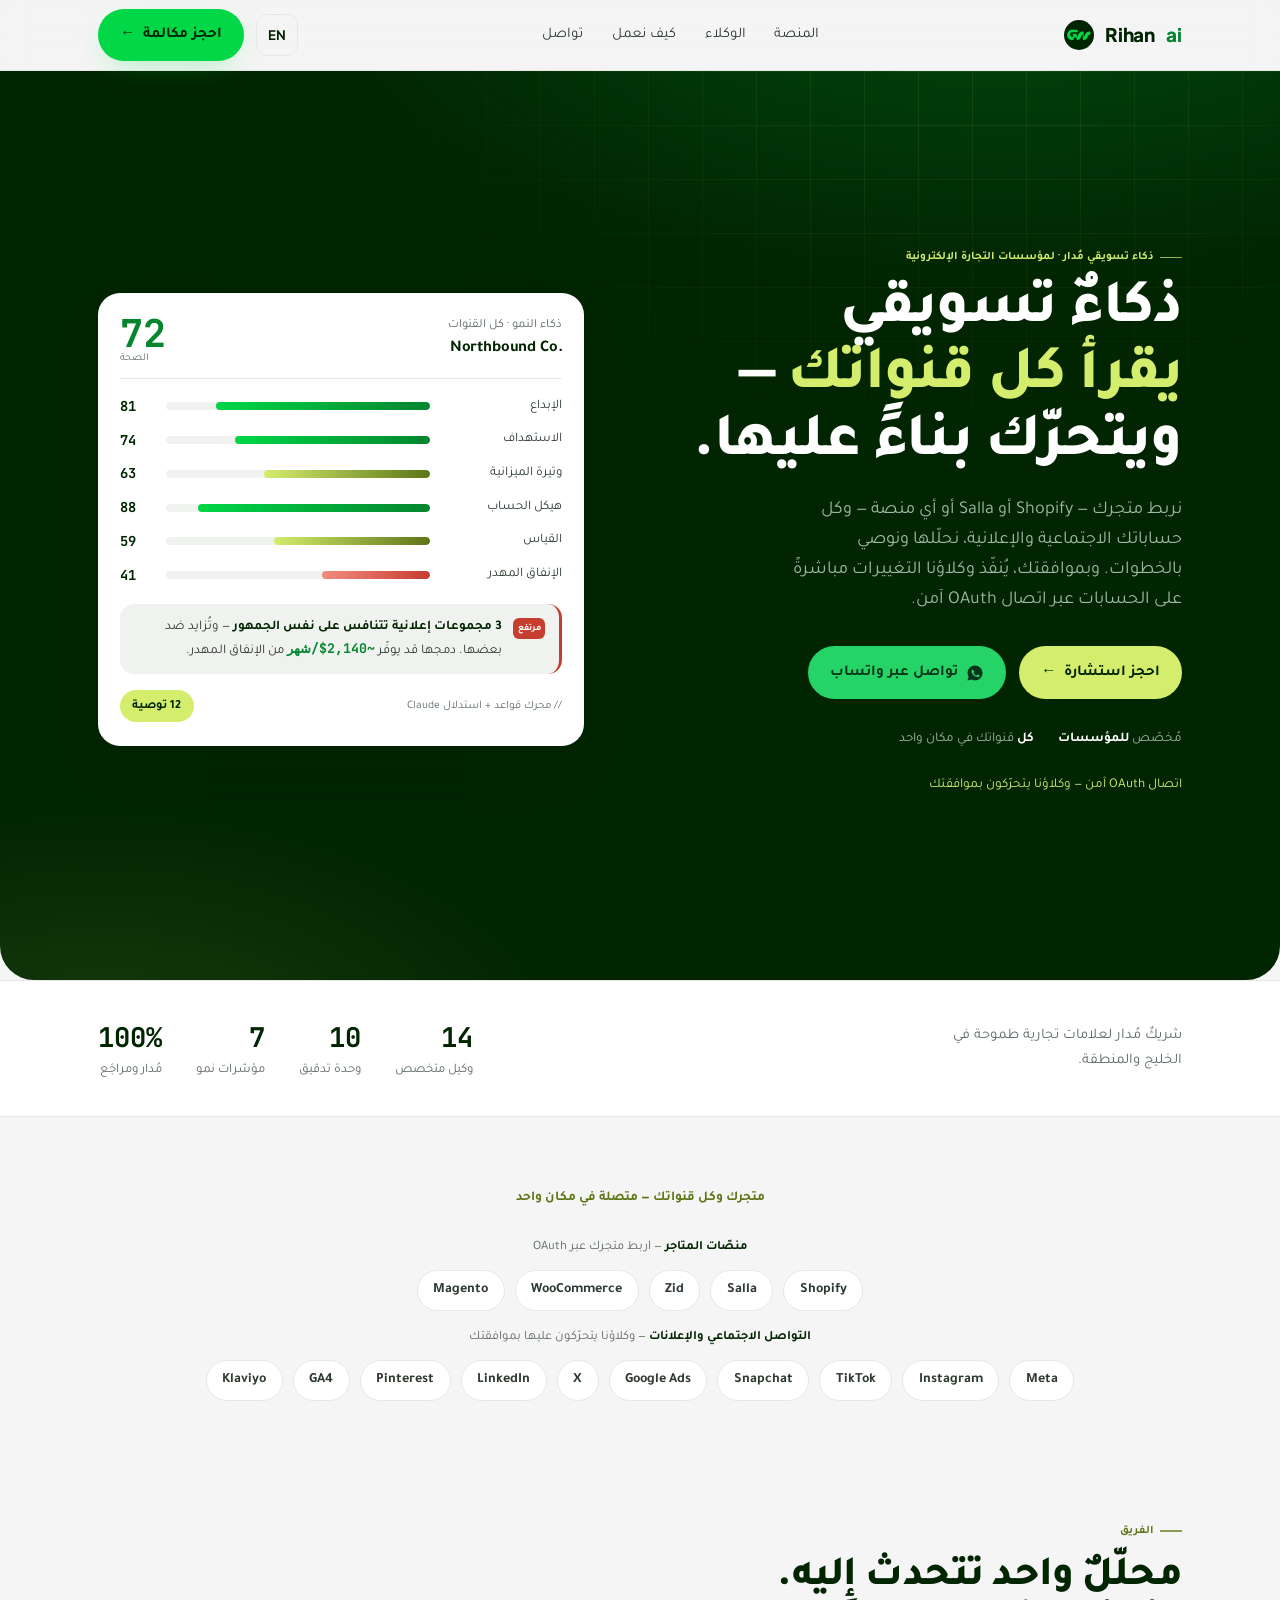
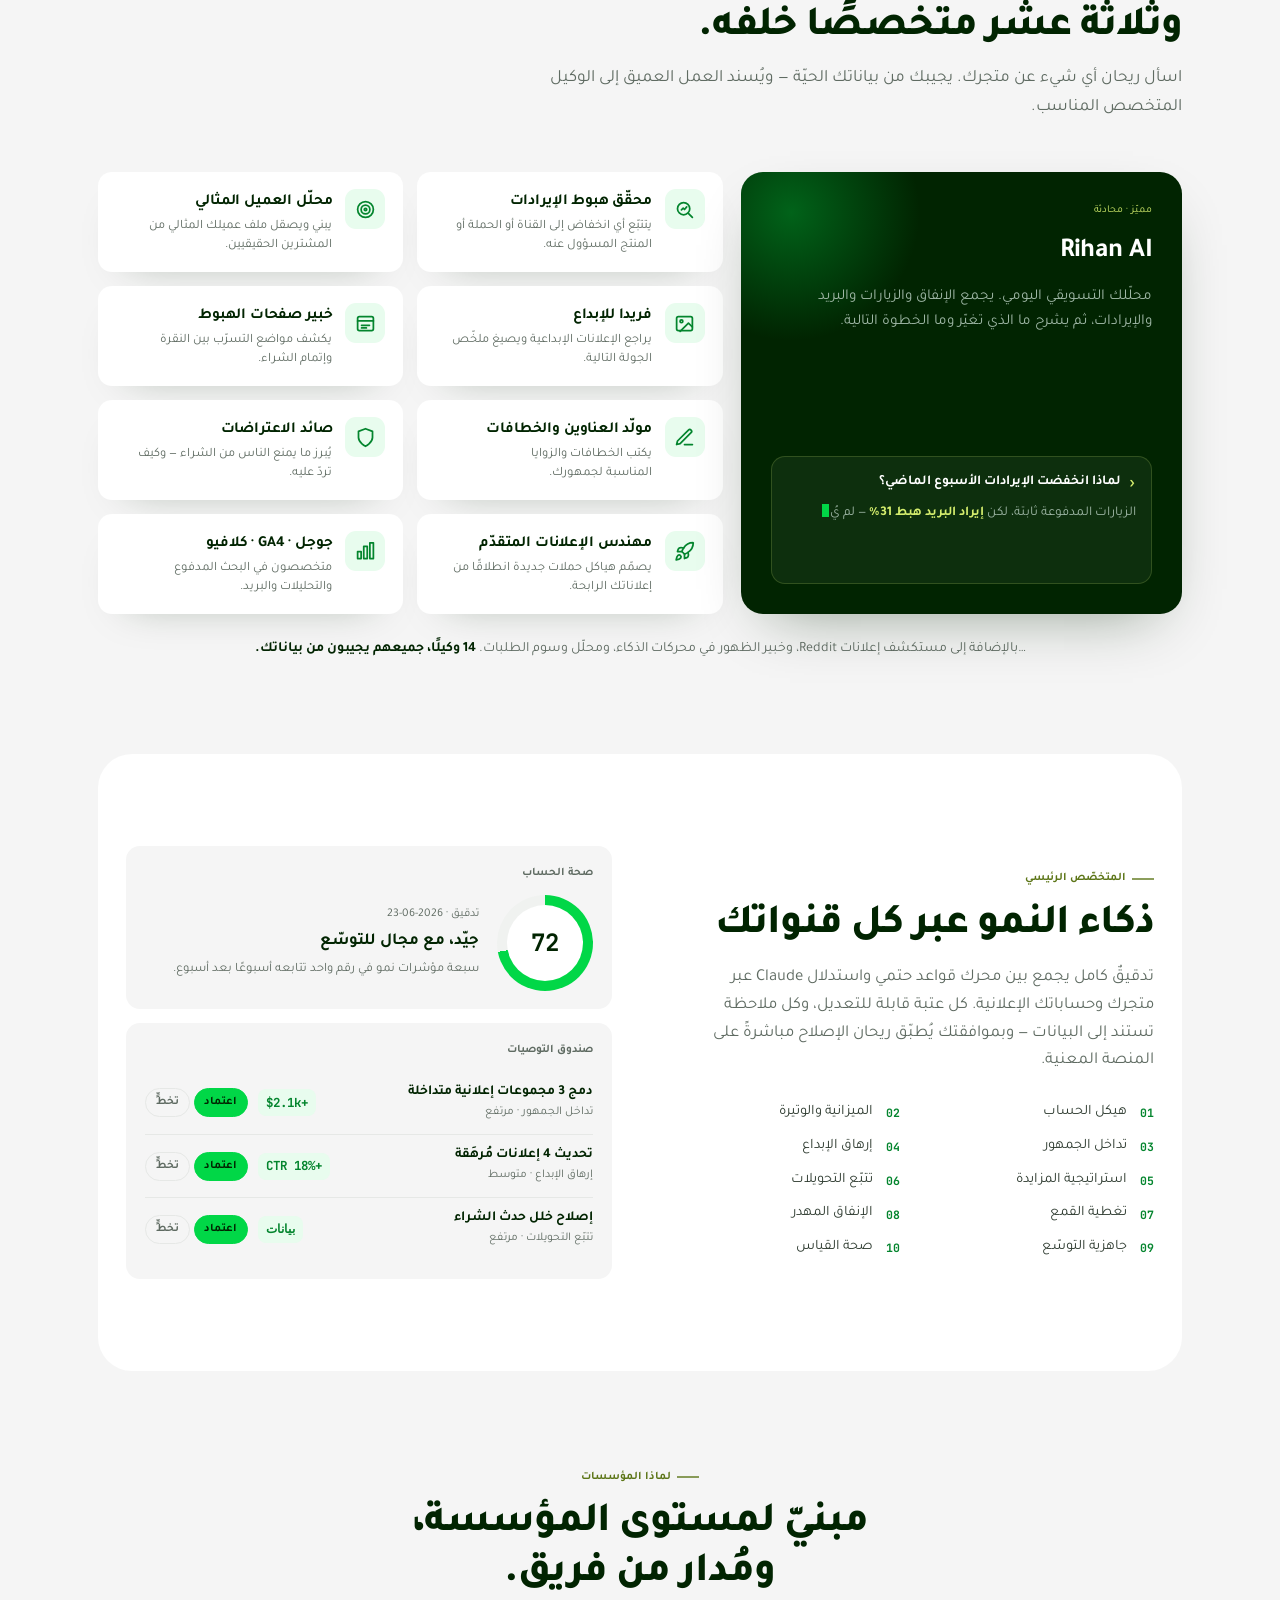
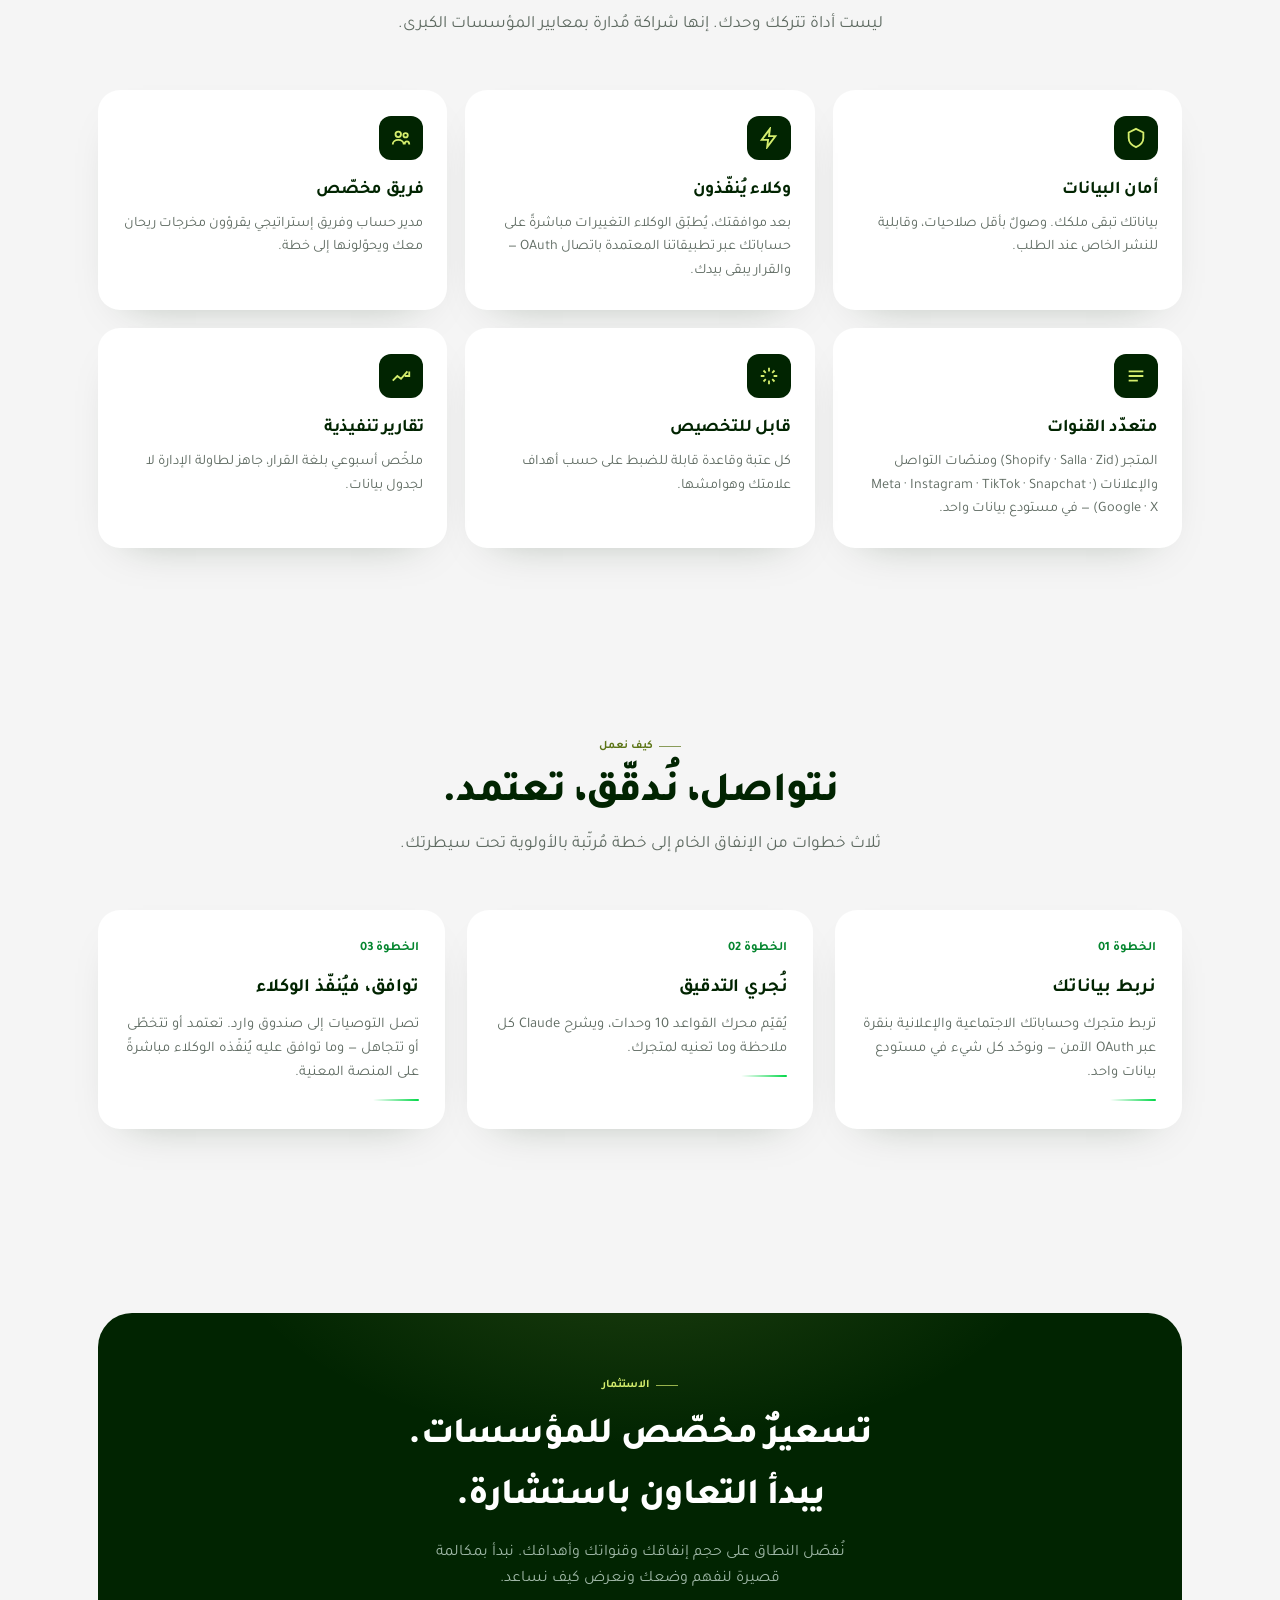
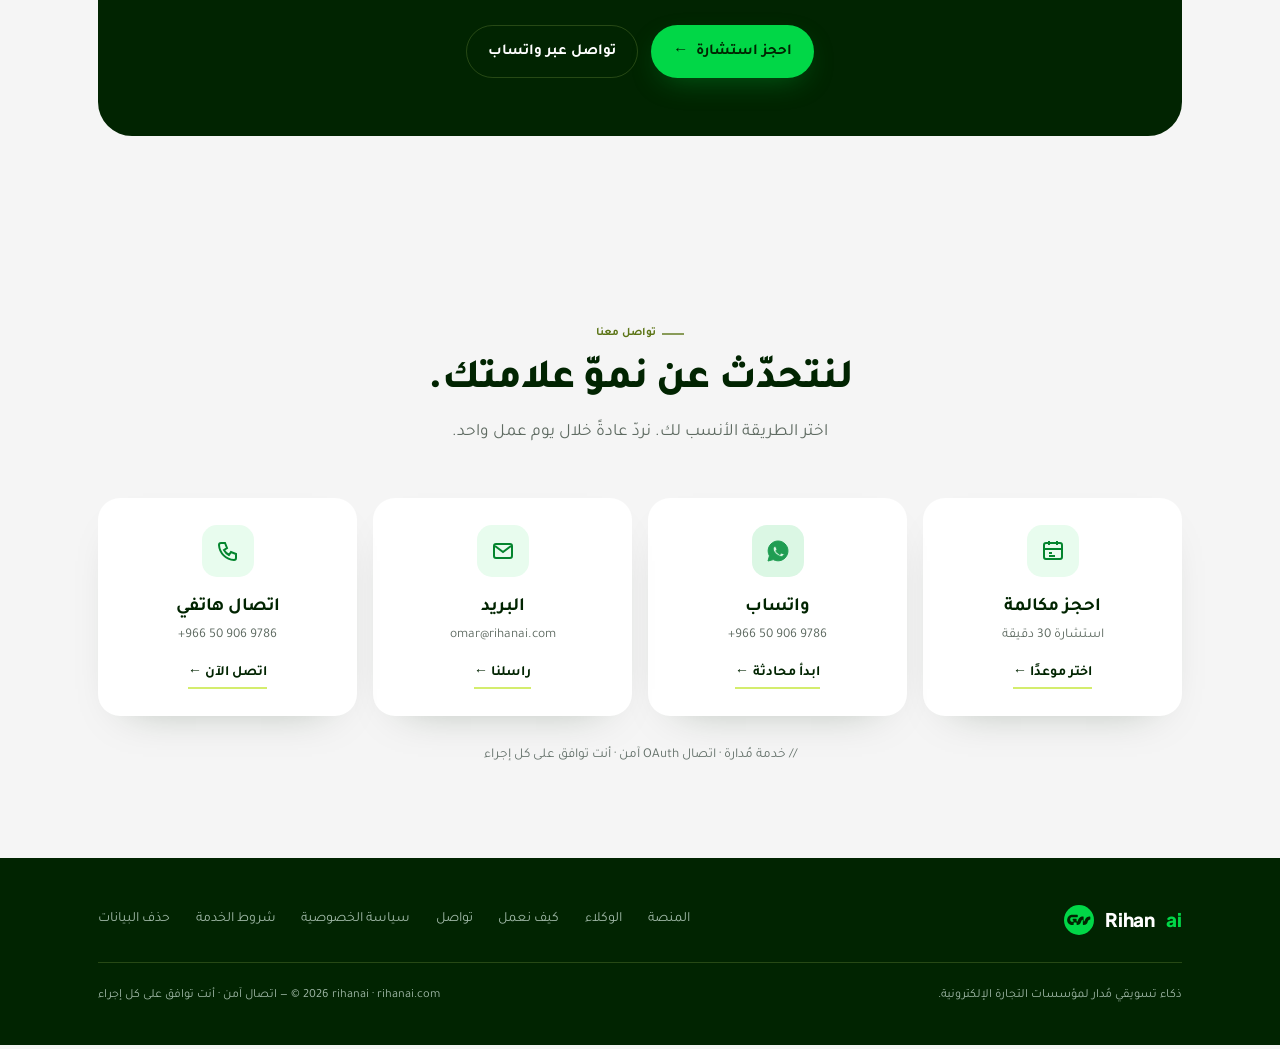
<file: index.html>
<!DOCTYPE html>
<html lang="ar" dir="rtl">
<head>
<meta charset="UTF-8" />
<meta name="viewport" content="width=device-width, initial-scale=1.0" />
<title>rihanai — ذكاء تسويقي مُدار لمؤسسات التجارة الإلكترونية</title>
<meta name="description" content="ريحان منصة ذكاء تسويقي مُدارة للمؤسسات: نربط متجرك وكل قنواتك الاجتماعية والإعلانية، نحلّل ونوصي — وبموافقتك يُنفّذ وكلاؤنا التغييرات مباشرةً عبر اتصال OAuth آمن. rihanai — managed marketing intelligence for commerce: analyze, recommend, and act across every channel." />
<meta property="og:url" content="https://rihanai.com" />
<meta property="og:title" content="rihanai — Managed marketing intelligence for enterprise eCommerce" />
<meta property="og:description" content="A managed team of AI agents that connect your store and every social and ad channel, analyze them, recommend the moves, and — with your approval — act directly on the accounts via secure OAuth. For ambitious brands across the region." />
<meta property="og:type" content="website" />
<link rel="icon" href="data:image/svg+xml,%3Csvg xmlns='http://www.w3.org/2000/svg' viewBox='0 0 184 184'%3E%3Ccircle cx='92' cy='92' r='92' fill='%23012401'/%3E%3Cpath d='M45.5 59.5C19.6 61.5 3.6 109.6 43 122.8c.3.1.7.2 1 .2H56.5c1.7 0 3-1.3 3-3V110.5c0-1.7 1.3-3 3-3H74c1.7 0 3 1.3 3 3v9.1c0 1.8 1.6 3.2 3.4 3l8.2-1.1c6.4-1.5 11.9-6.5 14.9-15 2.7-7.6 4.7-13.6 9.1-15.5 1.5-.6 2.9.8 2.9 2.5l.1 26c0 1.8 1.6 3.3 3.4 3.1l10-1.1c.4 0 .7-.1 1-.3 4.1-2 10.8-5.5 13.5-12.8 3.5-9.5 6-16 10-18 1.4-.7 3.4-.6 5 0 1.7.2 3-1 3-2.6V73c0-1.7-1.3-3-3-3h-5c-5 .5-14.8 4.1-19.5 11-6.3 9.2-4.6 11.9-9.6 18.9-.3.4-.6.7-1.1.9-1.6.3-2.9-1.7-2.9-3.4V73c0-1.7-1.3-3-3-3h-7.1c-.2 0-.5 0-.7.1-4.9 1.3-15.4 6.3-20.6 16.4-6.6 13-4 14-6.6 14h-2c-1.7 0-3-1.3-3-3V87.5c0-1.7-1.3-3-3-3H56c-1.7 0-3 1.3-3 3v4.3c0 1.4 1 2.6 2.5 2.7l.5 0c1.4.2 2.5 1.3 2.5 2.8v2.2c0 1.7-1.3 3-3 3h-8.6c-.3 0-.5 0-.7-.1C38.5 99.9 32.9 82 44.9 75.3c.4-.2.9-.3 1.3-.3h35.3c1.7 0 3-1.3 3-3V62.5c0-1.7-1.3-3-3-3H45.5Z' fill='%2301D747'/%3E%3C/svg%3E" />
<style>
/* self-hosted fonts */
@font-face{
  font-family:'Tajawal';
  font-style:normal;
  font-weight:400;
  font-display:optional;
  src:url(fonts/tajawal-400-arabic.woff2) format('woff2');
  unicode-range:U+0600-06FF, U+0750-077F, U+0870-088E, U+0890-0891, U+0897-08E1, U+08E3-08FF, U+200C-200E, U+2010-2011, U+204F, U+2E41, U+FB50-FDFF, U+FE70-FE74, U+FE76-FEFC, U+102E0-102FB, U+10E60-10E7E, U+10EC2-10EC4, U+10EFC-10EFF, U+1EE00-1EE03, U+1EE05-1EE1F, U+1EE21-1EE22, U+1EE24, U+1EE27, U+1EE29-1EE32, U+1EE34-1EE37, U+1EE39, U+1EE3B, U+1EE42, U+1EE47, U+1EE49, U+1EE4B, U+1EE4D-1EE4F, U+1EE51-1EE52, U+1EE54, U+1EE57, U+1EE59, U+1EE5B, U+1EE5D, U+1EE5F, U+1EE61-1EE62, U+1EE64, U+1EE67-1EE6A, U+1EE6C-1EE72, U+1EE74-1EE77, U+1EE79-1EE7C, U+1EE7E, U+1EE80-1EE89, U+1EE8B-1EE9B, U+1EEA1-1EEA3, U+1EEA5-1EEA9, U+1EEAB-1EEBB, U+1EEF0-1EEF1;
}
@font-face{
  font-family:'Tajawal';
  font-style:normal;
  font-weight:400;
  font-display:optional;
  src:url(fonts/tajawal-400-latin.woff2) format('woff2');
  unicode-range:U+0000-00FF, U+0131, U+0152-0153, U+02BB-02BC, U+02C6, U+02DA, U+02DC, U+0304, U+0308, U+0329, U+2000-206F, U+20AC, U+2122, U+2191, U+2193, U+2212, U+2215, U+FEFF, U+FFFD;
}
@font-face{
  font-family:'Tajawal';
  font-style:normal;
  font-weight:700;
  font-display:optional;
  src:url(fonts/tajawal-700-arabic.woff2) format('woff2');
  unicode-range:U+0600-06FF, U+0750-077F, U+0870-088E, U+0890-0891, U+0897-08E1, U+08E3-08FF, U+200C-200E, U+2010-2011, U+204F, U+2E41, U+FB50-FDFF, U+FE70-FE74, U+FE76-FEFC, U+102E0-102FB, U+10E60-10E7E, U+10EC2-10EC4, U+10EFC-10EFF, U+1EE00-1EE03, U+1EE05-1EE1F, U+1EE21-1EE22, U+1EE24, U+1EE27, U+1EE29-1EE32, U+1EE34-1EE37, U+1EE39, U+1EE3B, U+1EE42, U+1EE47, U+1EE49, U+1EE4B, U+1EE4D-1EE4F, U+1EE51-1EE52, U+1EE54, U+1EE57, U+1EE59, U+1EE5B, U+1EE5D, U+1EE5F, U+1EE61-1EE62, U+1EE64, U+1EE67-1EE6A, U+1EE6C-1EE72, U+1EE74-1EE77, U+1EE79-1EE7C, U+1EE7E, U+1EE80-1EE89, U+1EE8B-1EE9B, U+1EEA1-1EEA3, U+1EEA5-1EEA9, U+1EEAB-1EEBB, U+1EEF0-1EEF1;
}
@font-face{
  font-family:'Tajawal';
  font-style:normal;
  font-weight:700;
  font-display:optional;
  src:url(fonts/tajawal-700-latin.woff2) format('woff2');
  unicode-range:U+0000-00FF, U+0131, U+0152-0153, U+02BB-02BC, U+02C6, U+02DA, U+02DC, U+0304, U+0308, U+0329, U+2000-206F, U+20AC, U+2122, U+2191, U+2193, U+2212, U+2215, U+FEFF, U+FFFD;
}
@font-face{
  font-family:'Tajawal';
  font-style:normal;
  font-weight:800;
  font-display:optional;
  src:url(fonts/tajawal-800-arabic.woff2) format('woff2');
  unicode-range:U+0600-06FF, U+0750-077F, U+0870-088E, U+0890-0891, U+0897-08E1, U+08E3-08FF, U+200C-200E, U+2010-2011, U+204F, U+2E41, U+FB50-FDFF, U+FE70-FE74, U+FE76-FEFC, U+102E0-102FB, U+10E60-10E7E, U+10EC2-10EC4, U+10EFC-10EFF, U+1EE00-1EE03, U+1EE05-1EE1F, U+1EE21-1EE22, U+1EE24, U+1EE27, U+1EE29-1EE32, U+1EE34-1EE37, U+1EE39, U+1EE3B, U+1EE42, U+1EE47, U+1EE49, U+1EE4B, U+1EE4D-1EE4F, U+1EE51-1EE52, U+1EE54, U+1EE57, U+1EE59, U+1EE5B, U+1EE5D, U+1EE5F, U+1EE61-1EE62, U+1EE64, U+1EE67-1EE6A, U+1EE6C-1EE72, U+1EE74-1EE77, U+1EE79-1EE7C, U+1EE7E, U+1EE80-1EE89, U+1EE8B-1EE9B, U+1EEA1-1EEA3, U+1EEA5-1EEA9, U+1EEAB-1EEBB, U+1EEF0-1EEF1;
}
@font-face{
  font-family:'Tajawal';
  font-style:normal;
  font-weight:800;
  font-display:optional;
  src:url(fonts/tajawal-800-latin.woff2) format('woff2');
  unicode-range:U+0000-00FF, U+0131, U+0152-0153, U+02BB-02BC, U+02C6, U+02DA, U+02DC, U+0304, U+0308, U+0329, U+2000-206F, U+20AC, U+2122, U+2191, U+2193, U+2212, U+2215, U+FEFF, U+FFFD;
}
@font-face{
  font-family:'Plus Jakarta Sans';
  font-style:normal;
  font-weight:400;
  font-display:optional;
  src:url(fonts/plusjakartasans-400-latin.woff2) format('woff2');
  unicode-range:U+0000-00FF, U+0131, U+0152-0153, U+02BB-02BC, U+02C6, U+02DA, U+02DC, U+0304, U+0308, U+0329, U+2000-206F, U+20AC, U+2122, U+2191, U+2193, U+2212, U+2215, U+FEFF, U+FFFD;
}
@font-face{
  font-family:'Plus Jakarta Sans';
  font-style:normal;
  font-weight:700;
  font-display:optional;
  src:url(fonts/plusjakartasans-700-latin.woff2) format('woff2');
  unicode-range:U+0000-00FF, U+0131, U+0152-0153, U+02BB-02BC, U+02C6, U+02DA, U+02DC, U+0304, U+0308, U+0329, U+2000-206F, U+20AC, U+2122, U+2191, U+2193, U+2212, U+2215, U+FEFF, U+FFFD;
}
@font-face{
  font-family:'Plus Jakarta Sans';
  font-style:normal;
  font-weight:800;
  font-display:optional;
  src:url(fonts/plusjakartasans-800-latin.woff2) format('woff2');
  unicode-range:U+0000-00FF, U+0131, U+0152-0153, U+02BB-02BC, U+02C6, U+02DA, U+02DC, U+0304, U+0308, U+0329, U+2000-206F, U+20AC, U+2122, U+2191, U+2193, U+2212, U+2215, U+FEFF, U+FFFD;
}
@font-face{
  font-family:'JetBrains Mono';
  font-style:normal;
  font-weight:500;
  font-display:optional;
  src:url(fonts/jetbrainsmono-500-latin.woff2) format('woff2');
  unicode-range:U+0000-00FF, U+0131, U+0152-0153, U+02BB-02BC, U+02C6, U+02DA, U+02DC, U+0304, U+0308, U+0329, U+2000-206F, U+20AC, U+2122, U+2191, U+2193, U+2212, U+2215, U+FEFF, U+FFFD;
}
@font-face{
  font-family:'JetBrains Mono';
  font-style:normal;
  font-weight:700;
  font-display:optional;
  src:url(fonts/jetbrainsmono-700-latin.woff2) format('woff2');
  unicode-range:U+0000-00FF, U+0131, U+0152-0153, U+02BB-02BC, U+02C6, U+02DA, U+02DC, U+0304, U+0308, U+0329, U+2000-206F, U+20AC, U+2122, U+2191, U+2193, U+2212, U+2215, U+FEFF, U+FFFD;
}

  :root{
    --ink:#012401; --ink-soft:#2E3B30;
    --green:#01D747; --green-700:#04852E; --green-glow:rgba(1,215,71,.35);
    --lime:#D4ED6D; --lime-deep:#5C7517;
    --canvas:#F5F5F5; --surface:#FFFFFF; --surface-soft:#F0F2F0; --tint:#E8FCEE;
    --muted:#5F6B62; --muted-soft:#65726B; --hairline:#E6E8E6;
    --coral:#C73D30;
    --on-dark-muted:#9FB7A6; --on-dark-hairline:rgba(212,237,109,.18);
    --maxw:1140px; --radius:22px; --radius-sm:14px;
    --shadow:0 24px 60px -28px rgba(1,36,1,.45);
    --shadow-soft:0 18px 44px -30px rgba(1,36,1,.35);
    --mono:'JetBrains Mono', ui-monospace, Menlo, monospace;
    --font-en:'Plus Jakarta Sans', -apple-system, BlinkMacSystemFont, 'Segoe UI', sans-serif;
    --font-ar:'Tajawal', 'Plus Jakarta Sans', -apple-system, 'Segoe UI', sans-serif;
  }
  *{box-sizing:border-box;margin:0;padding:0}
  html{scroll-behavior:smooth}
  body{font-family:var(--font-ar);background:var(--canvas);color:var(--ink);line-height:1.65;-webkit-font-smoothing:antialiased;-moz-osx-font-smoothing:grayscale;text-rendering:optimizeLegibility;overflow-x:clip}
  .skip{position:absolute;top:-100%;inset-inline-start:1rem;z-index:999;background:var(--ink);color:#fff;padding:.75em 1.2em;border-radius:0 0 var(--radius-sm) var(--radius-sm);font-weight:700;transition:top .15s}
  .skip:focus{top:0;color:var(--lime)}
  html[lang="en"] body{font-family:var(--font-en);line-height:1.55}
  a{color:inherit;text-decoration:none}
  h1,h2,h3,h4{text-wrap:balance}
  p{text-wrap:pretty}
  .wrap{max-width:var(--maxw);margin:0 auto;padding:0 28px}
  /* mobile hardening: stop flex/grid children blowing past the viewport + break long words */
  .hero-inner>*,.meta-grid>*,.agents-grid>*,.specialists>*,.feat-grid>*,.steps>*,.channels>*,.cred-inner>*,.cred .stats>*,.modlist>*,.rec>*,.gauge>*,.foot-inner>*{min-width:0}
  .hero h1,.sec-head h2,.meta h2,.pricing h2,.featured h3,.feat h3,.step h3,.lede,.sec-head p,.featured p,.acard p,.feat p,.step p{overflow-wrap:break-word}

  /* ---------- shared ---------- */
  .eyebrow{font-family:var(--mono);font-size:.72rem;font-weight:600;letter-spacing:.22em;text-transform:uppercase;color:var(--lime-deep);display:inline-flex;align-items:center;gap:.55em}
  .eyebrow::before{content:"";width:22px;height:1.5px;background:var(--lime-deep);opacity:.7}
  .eyebrow.on-dark{color:var(--lime)}
  .eyebrow.on-dark::before{background:var(--lime)}
  html[lang="ar"] .eyebrow{font-family:var(--font-ar);letter-spacing:0;text-transform:none;font-weight:700}

  .mono{font-family:var(--mono);font-variant-numeric:tabular-nums}

  .btn{display:inline-flex;align-items:center;gap:.5em;font-weight:700;font-size:.95rem;padding:.85em 1.4em;border-radius:999px;border:1.5px solid transparent;transition:transform .18s ease, box-shadow .18s ease, background .18s ease, color .18s ease;cursor:pointer;white-space:nowrap}
  .btn-primary{background:var(--green);color:var(--ink);box-shadow:0 10px 30px -10px var(--green-glow)}
  .btn-primary:hover{transform:translateY(-2px);box-shadow:0 16px 34px -10px var(--green-glow)}
  .btn-lime{background:var(--lime);color:var(--ink)}
  .btn-lime:hover{transform:translateY(-2px)}
  .btn-wa{background:#25D366;color:#04361b}
  .btn-wa:hover{transform:translateY(-2px)}
  .btn-ghost{border-color:var(--hairline);color:var(--ink);background:transparent}
  .btn-ghost:hover{border-color:var(--ink);transform:translateY(-2px)}
  .btn-ghost.on-dark{border-color:var(--on-dark-hairline);color:#fff}
  .btn-ghost.on-dark:hover{border-color:var(--lime);color:var(--lime)}
  .btn svg{width:18px;height:18px;display:block}

  .btn:active,.lang:active{transform:scale(.96)}
  .arrow{display:inline-block;transition:transform .18s ease}
  .btn:hover .arrow{transform:translateX(3px)}
  html[dir="rtl"] .arrow{transform:scaleX(-1)}
  html[dir="rtl"] .btn:hover .arrow{transform:scaleX(-1) translateX(3px)}

  /* ---------- nav ---------- */
  header.nav{position:sticky;top:0;z-index:50;background:rgba(245,245,245,.82);backdrop-filter:blur(14px);border-bottom:1px solid var(--hairline)}
  .nav-inner{display:flex;align-items:center;justify-content:space-between;height:70px;gap:1rem}
  .brand{display:flex;align-items:center;gap:.6em;font-family:var(--font-en);font-weight:800;font-size:1.18rem;letter-spacing:-.01em;direction:ltr}
  .brand svg{width:30px;height:30px;display:block}
  .brand .dot{color:var(--green-700)}
  .nav-links{display:flex;align-items:center;gap:1.8rem}
  .nav-links a.lnk{font-size:.92rem;font-weight:500;color:var(--ink-soft);transition:color .15s}
  .nav-links a.lnk:hover{color:var(--ink)}
  .nav-cta{display:flex;align-items:center;gap:.7rem}
  .lang{font-family:var(--font-en);font-weight:700;font-size:.82rem;border:1.5px solid var(--hairline);background:transparent;color:var(--ink);width:42px;height:42px;border-radius:11px;cursor:pointer;transition:border-color .15s, color .15s, transform .12s}
  .lang:hover{border-color:var(--ink)}
  .nav-toggle{display:none}

  /* ---------- hero ---------- */
  .hero{position:relative;background:radial-gradient(1200px 520px at 78% -10%, rgba(1,215,71,.20), transparent 60%),radial-gradient(900px 500px at 8% 110%, rgba(212,237,109,.12), transparent 55%),var(--ink);color:#fff;overflow:hidden;border-bottom-left-radius:34px;border-bottom-right-radius:34px}
  .hero::after{content:"";position:absolute;inset:0;pointer-events:none;background-image:linear-gradient(var(--on-dark-hairline) 1px,transparent 1px),linear-gradient(90deg,var(--on-dark-hairline) 1px,transparent 1px);background-size:54px 54px;-webkit-mask-image:radial-gradient(900px 600px at 75% 0%, #000 0%, transparent 70%);mask-image:radial-gradient(900px 600px at 75% 0%, #000 0%, transparent 70%);opacity:.5}
  .hero-inner{position:relative;z-index:2;display:grid;grid-template-columns:1.05fr .95fr;gap:60px;align-items:center;padding:80px 28px 92px}
  .hero h1{font-size:clamp(2.4rem,4.8vw,3.9rem);line-height:1.08;letter-spacing:-.02em;font-weight:800;margin:.6rem 0 1.1rem}
  html[lang="en"] .hero h1{line-height:1.03;letter-spacing:-.035em}
  .hero h1 b{color:var(--lime);font-weight:800}
  .hero .lede{font-size:1.14rem;color:var(--on-dark-muted);max-width:40ch;margin-bottom:1.9rem}
  .hero .cta-row{display:flex;gap:.8rem;flex-wrap:wrap;margin-bottom:1.8rem}
  .hero .trust{display:flex;gap:1.5rem;flex-wrap:wrap;font-size:.84rem;color:var(--on-dark-muted)}
  .hero .trust b{color:#fff;font-weight:700}
  .hero .trust .hl{color:var(--lime)}

  /* ---------- scorecard ---------- */
  .scorecard{background:var(--surface);color:var(--ink);border-radius:var(--radius);box-shadow:var(--shadow);padding:22px 22px 24px;position:relative}
  .sc-head{display:flex;align-items:flex-start;justify-content:space-between;gap:1rem;padding-bottom:14px;border-bottom:1px solid var(--hairline)}
  .sc-head .who{font-size:.78rem;color:var(--muted);font-weight:500}
  .sc-head .acct{font-weight:700;font-size:1.02rem;letter-spacing:-.01em;direction:ltr;unicode-bidi:isolate}
  html[dir="rtl"] .sc-head .acct{text-align:right}
  .sc-grade{text-align:end;line-height:1}
  .sc-grade .big{font-family:var(--mono);font-weight:700;font-size:2.4rem;color:var(--green-700)}
  .sc-grade .lab{font-size:.66rem;letter-spacing:.16em;text-transform:uppercase;color:var(--muted);font-family:var(--mono)}
  html[lang="ar"] .sc-grade .lab{font-family:var(--font-ar);letter-spacing:0;text-transform:none}
  .scores{display:flex;flex-direction:column;gap:11px;padding:16px 0 4px}
  .score-row{display:grid;grid-template-columns:130px 1fr 34px;align-items:center;gap:12px}
  html[lang="ar"] .score-row{grid-template-columns:120px 1fr 34px}
  .score-row .name{font-size:.82rem;font-weight:500;color:var(--ink-soft)}
  .bar{height:8px;border-radius:999px;background:var(--surface-soft);overflow:hidden}
  .bar > i{display:block;height:100%;width:0;border-radius:999px;transition:width 1.1s cubic-bezier(.22,1,.36,1)}
  .bar > i.g{background:linear-gradient(90deg,var(--green),var(--green-700))}
  .bar > i.l{background:linear-gradient(90deg,var(--lime),var(--lime-deep))}
  .bar > i.c{background:linear-gradient(90deg,#F08C7F,var(--coral))}
  .score-row .v{font-family:var(--mono);font-size:.86rem;font-weight:600;text-align:end;color:var(--ink);font-variant-numeric:tabular-nums}
  .finding{margin-top:14px;background:var(--surface-soft);border-radius:var(--radius-sm);padding:13px 14px;display:flex;gap:11px;align-items:flex-start;border-inline-start:3px solid var(--coral)}
  .finding .sev{font-family:var(--mono);font-size:.58rem;font-weight:700;letter-spacing:.1em;text-transform:uppercase;color:#fff;background:var(--coral);padding:.3em .5em;border-radius:6px;flex:none;margin-top:1px}
  html[lang="ar"] .finding .sev{font-family:var(--font-ar);letter-spacing:0}
  .finding p{font-size:.83rem;color:var(--ink-soft);line-height:1.55}
  .finding p b{color:var(--ink)}
  .finding .save{font-family:var(--mono);color:var(--green-700);font-weight:600}
  .sc-foot{display:flex;align-items:center;justify-content:space-between;margin-top:16px;gap:.6rem}
  .sc-foot .src{font-size:.72rem;color:var(--muted-soft);font-family:var(--mono)}
  html[lang="ar"] .sc-foot .src{font-family:var(--font-ar)}
  .sc-foot .tag2{font-family:var(--mono);font-size:.78rem;font-weight:600;color:var(--ink);background:var(--lime);padding:.45em 1em;border-radius:999px;white-space:nowrap}
  html[lang="ar"] .sc-foot .tag2{font-family:var(--font-ar)}

  /* ---------- section frame ---------- */
  section{padding:92px 0}
  .sec-head{max-width:700px;margin-bottom:50px}
  .sec-head h2{font-size:clamp(1.8rem,3.4vw,2.6rem);letter-spacing:-.02em;line-height:1.18;font-weight:800;margin:.7rem 0 .8rem}
  html[lang="en"] .sec-head h2{line-height:1.06;letter-spacing:-.03em}
  .sec-head p{font-size:1.08rem;color:var(--muted)}
  .sec-head.center{margin-inline:auto;text-align:center}
  .sec-head.center .eyebrow{justify-content:center}

  /* ---------- credibility strip ---------- */
  .cred{background:var(--surface);border-top:1px solid var(--hairline);border-bottom:1px solid var(--hairline)}
  .cred-inner{padding:34px 28px;display:flex;align-items:center;justify-content:space-between;gap:30px;flex-wrap:wrap}
  .cred .lab{font-size:.92rem;color:var(--muted);max-width:30ch}
  .cred .stats{display:flex;gap:34px;flex-wrap:wrap}
  .cred .stat .n{font-family:var(--mono);font-weight:700;font-size:1.7rem;color:var(--ink)}
  .cred .stat .t{font-size:.82rem;color:var(--muted)}

  /* ---------- platforms strip ---------- */
  .plat{padding:70px 0 8px}
  .plat .cap{text-align:center;font-family:var(--mono);font-size:.72rem;letter-spacing:.16em;text-transform:uppercase;color:var(--lime-deep);margin-bottom:28px}
  html[lang="ar"] .plat .cap{font-family:var(--font-ar);letter-spacing:0;text-transform:none;font-weight:700;font-size:.85rem}
  .plat .group{margin:0 auto 16px;max-width:880px}
  .plat .gl{text-align:center;font-size:.8rem;color:var(--muted);margin-bottom:12px}
  .plat .gl b{color:var(--ink);font-weight:700}
  .chips{display:flex;flex-wrap:wrap;justify-content:center;gap:10px}
  .chips span{direction:ltr;unicode-bidi:isolate;font-weight:600;font-size:.88rem;color:var(--ink-soft);background:var(--surface);border:1px solid var(--hairline);border-radius:999px;padding:.55em 1.1em;box-shadow:var(--shadow-soft);transition:transform .15s, border-color .15s}
  .chips span:hover{transform:translateY(-2px);border-color:var(--green)}

  /* ---------- agents ---------- */
  .agents-grid{display:grid;grid-template-columns:repeat(12,1fr);gap:18px}
  .featured{grid-column:span 5;background:var(--ink);color:#fff;border-radius:var(--radius);padding:30px;position:relative;overflow:hidden;display:flex;flex-direction:column;box-shadow:var(--shadow)}
  .featured::before{content:"";position:absolute;width:260px;height:260px;inset-inline-end:-80px;top:-90px;border-radius:50%;background:radial-gradient(circle,rgba(1,215,71,.35),transparent 70%)}
  .featured .tag{font-family:var(--mono);font-size:.66rem;letter-spacing:.16em;text-transform:uppercase;color:var(--lime);position:relative}
  html[lang="ar"] .featured .tag{font-family:var(--font-ar);letter-spacing:0;text-transform:none}
  .featured h3{font-size:1.7rem;letter-spacing:-.02em;margin:.7rem 0 .5rem;position:relative}
  .featured p{color:var(--on-dark-muted);font-size:.95rem;position:relative;margin-bottom:1.3rem}
  .featured .chat{margin-top:auto;position:relative;background:rgba(255,255,255,.05);border:1px solid var(--on-dark-hairline);border-radius:var(--radius-sm);padding:14px 15px;min-height:128px}
  .featured .q{font-size:.85rem;color:#fff;font-weight:600;display:flex;gap:.5em}
  .featured .q::before{content:"›";color:var(--lime);font-family:var(--mono);font-weight:700}
  html[dir="rtl"] .featured .q::before{content:"‹"}
  .featured .a{font-size:.84rem;color:var(--on-dark-muted);margin-top:.7em;line-height:1.6;min-height:2.4em}
  .featured .a .cur{display:inline-block;width:7px;height:1em;background:var(--green);vertical-align:-2px;margin-inline-start:1px;animation:blink 1s steps(2) infinite}
  @keyframes blink{0%,50%{opacity:1}51%,100%{opacity:0}}
  .featured .a b{color:var(--lime);font-family:var(--mono);font-weight:600}
  html[lang="ar"] .featured .a b{font-family:var(--font-ar)}
  .specialists{grid-column:span 7;display:grid;grid-template-columns:repeat(2,1fr);gap:14px;align-content:start}
  .acard{background:var(--surface);border-radius:var(--radius-sm);padding:17px 18px;box-shadow:var(--shadow-soft);transition:transform .18s ease, box-shadow .18s ease;display:flex;gap:13px;align-items:flex-start}
  .acard:hover{transform:translateY(-3px);box-shadow:0 22px 40px -28px rgba(1,36,1,.4)}
  .acard .ic{flex:none;width:40px;height:40px;border-radius:11px;display:grid;place-items:center;background:var(--tint);transition:background .18s ease}
  .acard .ic svg{width:21px;height:21px;stroke:var(--green-700);fill:none;stroke-width:2;stroke-linecap:round;stroke-linejoin:round;transition:stroke .18s ease}
  .acard:hover .ic{background:var(--green)}
  .acard:hover .ic svg{stroke:var(--ink)}
  .acard h4{font-size:.96rem;font-weight:700;letter-spacing:-.01em;margin-bottom:.15em}
  .acard p{font-size:.8rem;color:var(--muted);line-height:1.5}
  .agents-more{grid-column:1/-1;text-align:center;margin-top:6px;font-size:.88rem;color:var(--muted)}
  .agents-more .hl{color:var(--ink);font-weight:700}

  /* ---------- meta intelligence ---------- */
  .meta{background:var(--surface);border-radius:34px}
  .meta-grid{display:grid;grid-template-columns:1fr 1fr;gap:56px;align-items:center}
  .meta h2{font-size:clamp(1.8rem,3.4vw,2.6rem);letter-spacing:-.02em;line-height:1.18;font-weight:800;margin:.7rem 0 .8rem}
  html[lang="en"] .meta h2{line-height:1.06;letter-spacing:-.03em}
  .meta .lead{font-size:1.05rem;color:var(--muted)}
  .modlist{display:grid;grid-template-columns:1fr 1fr;gap:10px 22px;margin-top:26px}
  .modlist .m{display:flex;align-items:center;gap:.6em;font-size:.9rem;font-weight:500;color:var(--ink-soft)}
  .modlist .m .n{font-family:var(--mono);font-size:.72rem;color:var(--green-700);font-weight:600;width:1.6em;flex:none}
  .panel-stack{display:flex;flex-direction:column;gap:14px}
  .panel{background:var(--canvas);border-radius:var(--radius-sm);padding:18px 19px}
  .panel .ttl{font-size:.72rem;font-family:var(--mono);letter-spacing:.12em;text-transform:uppercase;color:var(--muted);margin-bottom:12px}
  html[lang="ar"] .panel .ttl{font-family:var(--font-ar);letter-spacing:0;text-transform:none;font-weight:700}
.rec{display:flex;align-items:center;gap:10px;padding:12px 0;border-bottom:1px solid var(--hairline)}
.rec:last-child{border-bottom:none}
.rec .body{flex:1;min-width:0}
.rec .body .h{font-size:.86rem;font-weight:700;line-height:1.3}
.rec .body .s{font-size:.74rem;color:var(--muted);margin-top:1px}
.rec .impact{font-family:var(--mono);font-size:.78rem;font-weight:700;color:var(--green-700);background:var(--tint);padding:.25em .65em;border-radius:8px;white-space:nowrap}
.rec .act{display:flex;gap:4px;flex-shrink:0}
.chip{font-size:.72rem;font-weight:700;padding:.35em .85em;border-radius:999px;border:1.5px solid var(--hairline);background:#fff;color:var(--ink-soft);cursor:pointer;transition:transform .15s, box-shadow .15s;white-space:nowrap}
.chip.ok{background:var(--green);border-color:var(--green);color:var(--ink)}
.chip.chip-ghost{border-color:var(--hairline);background:transparent;color:var(--muted)}
.chip:hover{transform:translateY(-1px);box-shadow:0 4px 12px -6px rgba(1,36,1,.2)}
.chip:active{transform:scale(.96)}
  .gauge{display:flex;align-items:center;gap:18px}
  .ring{--p:0;width:96px;height:96px;border-radius:50%;flex:none;background:conic-gradient(var(--green) calc(var(--p)*1%), var(--surface-soft) 0);display:grid;place-items:center;position:relative;transition:--p 1.2s ease}
  .ring::before{content:"";position:absolute;inset:10px;background:var(--surface);border-radius:50%}
  .ring .num{position:relative;font-family:var(--mono);font-weight:700;font-size:1.5rem;color:var(--ink)}
  .gauge .gx .gl{font-size:.74rem;font-family:var(--mono);letter-spacing:.1em;text-transform:uppercase;color:var(--muted)}
  html[lang="ar"] .gauge .gx .gl{font-family:var(--font-ar);letter-spacing:0;text-transform:none}
  .gauge .gx .gv{font-size:1.05rem;font-weight:700;margin:.2em 0}
  .gauge .gx p{font-size:.8rem;color:var(--muted)}

  /* ---------- enterprise capabilities ---------- */
  .feat-grid{display:grid;grid-template-columns:repeat(3,1fr);gap:18px}
  .feat{background:var(--surface);border-radius:var(--radius);padding:26px 24px;box-shadow:var(--shadow-soft)}
  .feat .fi{width:44px;height:44px;border-radius:12px;background:var(--ink);display:grid;place-items:center;margin-bottom:16px}
  .feat .fi svg{width:22px;height:22px;stroke:var(--lime)}
  .feat h3{font-size:1.12rem;letter-spacing:-.01em;margin-bottom:.45rem}
  .feat p{font-size:.9rem;color:var(--muted)}

  /* ---------- how it works ---------- */
  .steps{display:grid;grid-template-columns:repeat(3,1fr);gap:22px}
  .step{background:var(--surface);border-radius:var(--radius);padding:28px 26px;box-shadow:var(--shadow-soft)}
  .step .num{font-family:var(--mono);font-size:.8rem;font-weight:700;color:var(--green-700);letter-spacing:.1em}
  html[lang="ar"] .step .num{font-family:var(--font-ar);letter-spacing:0}
  .step h3{font-size:1.18rem;letter-spacing:-.01em;margin:.9rem 0 .5rem}
  .step p{font-size:.92rem;color:var(--muted)}
  .step .line{height:2px;background:linear-gradient(90deg,var(--green),transparent);width:46px;margin:14px 0 0;border-radius:2px}
  html[dir="rtl"] .step .line{background:linear-gradient(-90deg,var(--green),transparent)}

  /* ---------- pricing band ---------- */
  .pricing{text-align:center}
  .pricing .band{background:var(--ink);color:#fff;border-radius:34px;padding:58px 32px;position:relative;overflow:hidden}
  .pricing .band::before{content:"";position:absolute;inset:0;background:radial-gradient(700px 360px at 50% -20%,rgba(212,237,109,.14),transparent 60%)}
  .pricing h2{position:relative;font-size:clamp(1.7rem,3vw,2.3rem);letter-spacing:-.02em;font-weight:800;max-width:24ch;margin:.6rem auto .7rem}
  html[lang="en"] .pricing h2{letter-spacing:-.03em}
  .pricing p{position:relative;color:var(--on-dark-muted);max-width:50ch;margin:0 auto 2rem}
  .pricing .cta-row{position:relative;display:flex;gap:.8rem;justify-content:center;flex-wrap:wrap}

  /* ---------- contact ---------- */
  .contact .sec-head{margin-inline:auto;text-align:center}
  .contact .sec-head .eyebrow{justify-content:center}
  .channels{display:grid;grid-template-columns:repeat(4,1fr);gap:16px}
  .ch{background:var(--surface);border-radius:var(--radius);padding:26px 22px;box-shadow:var(--shadow-soft);text-align:center;display:flex;flex-direction:column;align-items:center;transition:transform .18s ease, box-shadow .18s ease;border:1.5px solid transparent}
  .ch:hover{transform:translateY(-4px);box-shadow:0 26px 48px -30px rgba(1,36,1,.45);border-color:var(--green)}
  .ch .ci{width:52px;height:52px;border-radius:15px;display:grid;place-items:center;background:var(--tint);margin-bottom:16px}
  .ch .ci svg{width:24px;height:24px;stroke:var(--green-700)}
  .ch.wa .ci{background:#dbf7e4}
  .ch.wa .ci svg{stroke:#1f9d52;fill:none}
  .ch h4{font-size:1.05rem;margin-bottom:.3rem}
  .ch .val{font-family:var(--mono);font-size:.84rem;color:var(--muted);margin-bottom:1rem;direction:ltr;word-break:break-word}
  html[lang="ar"] .ch .val{font-family:var(--font-ar)}
  .ch .go{margin-top:auto;font-weight:700;font-size:.88rem;color:var(--ink);border-bottom:2px solid var(--lime);padding-bottom:2px}
  .contact-note{text-align:center;margin-top:28px;font-size:.85rem;color:var(--muted-soft);font-family:var(--mono)}
  html[lang="ar"] .contact-note{font-family:var(--font-ar)}

  /* ---------- footer ---------- */
  footer{background:var(--ink);color:var(--on-dark-muted);padding:46px 0 40px}
  .foot-inner{display:flex;align-items:center;justify-content:space-between;flex-wrap:wrap;gap:18px}
  .foot-inner .brand{color:#fff}
  .foot-links{display:flex;gap:1.6rem;font-size:.88rem;flex-wrap:wrap}
  .foot-links a:hover{color:var(--lime)}
  .foot-note{width:100%;margin-top:26px;padding-top:22px;border-top:1px solid var(--on-dark-hairline);font-size:.78rem;color:var(--on-dark-muted);display:flex;justify-content:space-between;flex-wrap:wrap;gap:10px}
  .ltr{direction:ltr;unicode-bidi:isolate}

  /* ---------- booking modal ---------- */
  .modal{position:fixed;inset:0;z-index:100;display:none}
  .modal.open{display:block}
  .modal-backdrop{position:absolute;inset:0;background:rgba(1,36,1,.55);backdrop-filter:blur(5px)}
  .modal-box{position:absolute;top:50%;left:50%;transform:translate(-50%,-50%);width:min(540px,calc(100vw - 28px));height:min(760px,calc(100vh - 36px));display:flex;flex-direction:column;overflow:hidden;background:var(--surface);border-radius:20px;box-shadow:0 40px 90px -24px rgba(1,36,1,.6)}
  .modal-head{flex:none;display:flex;align-items:center;justify-content:space-between;gap:1rem;padding:15px 20px;border-bottom:1px solid var(--hairline);font-weight:700;font-size:1.02rem}
  .modal-x{border:none;background:var(--surface-soft);color:var(--ink);width:40px;height:40px;border-radius:10px;font-size:1.25rem;line-height:1;cursor:pointer;transition:background .15s, transform .12s}
  .modal-x:hover{background:var(--hairline)}
  .modal-x:active{transform:scale(.96)}
  .modal-frame{flex:1;min-height:0;overflow:auto;-webkit-overflow-scrolling:touch;padding:6px 14px 16px}
  .modal-frame iframe{width:100%;border:none}

  /* ---------- reveal ---------- */
  .reveal{opacity:0;transform:translateY(22px);transition:opacity .7s ease, transform .7s ease}
  .reveal.in{opacity:1;transform:none}

  /* ---------- responsive ---------- */
  @media (max-width:960px){
    .hero-inner{grid-template-columns:1fr;gap:42px;padding:56px 28px 70px}
    .hero .lede{max-width:48ch}
    .meta-grid{grid-template-columns:1fr;gap:36px}
    .agents-grid{display:flex;flex-direction:column}
    .featured,.specialists{grid-column:auto}
    .steps,.feat-grid{grid-template-columns:1fr 1fr}
    .channels{grid-template-columns:1fr 1fr}
    .nav-links{display:none}
    .nav-links.open{display:flex;position:absolute;top:70px;inset-inline:0;flex-direction:column;align-items:flex-start;background:var(--canvas);padding:18px 28px 24px;gap:1rem;border-bottom:1px solid var(--hairline)}
    .nav-toggle{display:grid;place-items:center;width:42px;height:42px;border:1px solid var(--hairline);border-radius:11px;background:transparent;cursor:pointer}
  }
  @media (max-width:620px){
    .specialists{grid-template-columns:1fr}
    .steps,.feat-grid,.channels{grid-template-columns:1fr}
    .modlist{grid-template-columns:1fr}
    .nav-cta .btn-primary{display:none}
    .cred-inner{gap:20px}
  }
  @media (prefers-reduced-motion:reduce){
    *{animation:none!important;transition:none!important;scroll-behavior:auto}
    .reveal{opacity:1;transform:none}.bar>i{transition:none}
  }
</style>
</head>
<body>

<a class="skip" href="#main" data-ar="تجاوز إلى المحتوى" data-en="Skip to content">تجاوز إلى المحتوى</a>

<!-- ===== NAV ===== -->
<header class="nav">
  <div class="wrap nav-inner">
    <a href="#top" class="brand" aria-label="rihanai">
      <svg viewBox="0 0 184 184" aria-hidden="true"><circle cx="92" cy="92" r="92" fill="#012401"/><path d="M45.5 59.5C19.6 61.5 3.6 109.6 43 122.8c.3.1.7.2 1 .2H56.5c1.7 0 3-1.3 3-3V110.5c0-1.7 1.3-3 3-3H74c1.7 0 3 1.3 3 3v9.1c0 1.8 1.6 3.2 3.4 3l8.2-1.1c6.4-1.5 11.9-6.5 14.9-15 2.7-7.6 4.7-13.6 9.1-15.5 1.5-.6 2.9.8 2.9 2.5l.1 26c0 1.8 1.6 3.3 3.4 3.1l10-1.1c.4 0 .7-.1 1-.3 4.1-2 10.8-5.5 13.5-12.8 3.5-9.5 6-16 10-18 1.4-.7 3.4-.6 5 0 1.7.2 3-1 3-2.6V73c0-1.7-1.3-3-3-3h-5c-5 .5-14.8 4.1-19.5 11-6.3 9.2-4.6 11.9-9.6 18.9-.3.4-.6.7-1.1.9-1.6.3-2.9-1.7-2.9-3.4V73c0-1.7-1.3-3-3-3h-7.1c-.2 0-.5 0-.7.1-4.9 1.3-15.4 6.3-20.6 16.4-6.6 13-4 14-6.6 14h-2c-1.7 0-3-1.3-3-3V87.5c0-1.7-1.3-3-3-3H56c-1.7 0-3 1.3-3 3v4.3c0 1.4 1 2.6 2.5 2.7l.5 0c1.4.2 2.5 1.3 2.5 2.8v2.2c0 1.7-1.3 3-3 3h-8.6c-.3 0-.5 0-.7-.1C38.5 99.9 32.9 82 44.9 75.3c.4-.2.9-.3 1.3-.3h35.3c1.7 0 3-1.3 3-3V62.5c0-1.7-1.3-3-3-3H45.5Z" fill="#01D747"/></svg>
      Rihan<span class="dot">ai</span>
    </a>
    <nav class="nav-links" id="navlinks" aria-label="Main navigation / القائمة الرئيسية">
      <a class="lnk" href="#platform" data-ar="المنصة" data-en="Platform">المنصة</a>
      <a class="lnk" href="#agents" data-ar="الوكلاء" data-en="Agents">الوكلاء</a>
      <a class="lnk" href="#how" data-ar="كيف نعمل" data-en="How it works">كيف نعمل</a>
      <a class="lnk" href="#contact" data-ar="تواصل" data-en="Contact">تواصل</a>
    </nav>
    <div class="nav-cta">
      <button class="lang" id="langToggle" aria-label="Switch language">EN</button>
      <a class="btn btn-primary c-call" href="#contact" data-ar="احجز مكالمة" data-en="Book a call">احجز مكالمة <span class="arrow">→</span></a>
      <button class="nav-toggle" id="navtoggle" aria-label="Menu" aria-expanded="false">
        <svg width="20" height="20" viewBox="0 0 24 24" fill="none" stroke="#012401" stroke-width="2"><path d="M3 6h18M3 12h18M3 18h18"/></svg>
      </button>
    </div>
  </div>
</header>

<!-- ===== HERO ===== -->
<main id="main">
<a id="top"></a>
<section class="hero">
  <div class="wrap hero-inner">
    <div class="hero-copy">
      <span class="eyebrow on-dark" data-ar="ذكاء تسويقي مُدار · لمؤسسات التجارة الإلكترونية" data-en="Managed marketing intelligence · enterprise eCommerce">ذكاء تسويقي مُدار · لمؤسسات التجارة الإلكترونية</span>
      <h1 data-ar="ذكاءٌ تسويقي <b>يقرأ كل قنواتك</b> — ويتحرّك بناءً عليها." data-en="Marketing intelligence that <b>reads every channel</b> — and acts on it.">ذكاءٌ تسويقي <b>يقرأ كل قنواتك</b> — ويتحرّك بناءً عليها.</h1>
      <p class="lede" data-ar="نربط متجرك — Shopify أو Salla أو أي منصة — وكل حساباتك الاجتماعية والإعلانية، نحلّلها ونوصي بالخطوات. وبموافقتك، يُنفّذ وكلاؤنا التغييرات مباشرةً على الحسابات عبر اتصال OAuth آمن." data-en="We connect your store — Shopify, Salla or any platform — and all your social and ad accounts, analyze them and recommend the moves. With your approval, our agents apply the changes directly on the accounts via secure OAuth.">نربط متجرك — Shopify أو Salla أو أي منصة — وكل حساباتك الاجتماعية والإعلانية، نحلّلها ونوصي بالخطوات. وبموافقتك، يُنفّذ وكلاؤنا التغييرات مباشرةً على الحسابات عبر اتصال OAuth آمن.</p>
      <div class="cta-row">
        <a class="btn btn-lime c-call" href="#contact" data-ar="احجز استشارة" data-en="Book a consultation">احجز استشارة <span class="arrow">→</span></a>
        <a class="btn btn-wa c-wa" href="#contact" data-ar="تواصل عبر واتساب" data-en="Chat on WhatsApp">
          <svg viewBox="0 0 24 24" fill="currentColor" aria-hidden="true"><path d="M12.04 2C6.58 2 2.13 6.45 2.13 11.91c0 1.75.46 3.45 1.32 4.95L2 22l5.25-1.38c1.45.79 3.08 1.21 4.79 1.21h.01c5.46 0 9.91-4.45 9.91-9.91C21.96 6.45 17.5 2 12.04 2zm5.8 14.04c-.24.68-1.42 1.32-1.95 1.36-.5.05-.5.41-3.15-.66-2.67-1.08-4.35-3.8-4.48-3.97-.13-.17-1.07-1.42-1.07-2.71 0-1.29.68-1.92.92-2.18.24-.26.52-.33.7-.33.17 0 .35 0 .5.01.16.01.38-.06.59.45.24.58.81 2 .88 2.14.07.14.12.31.02.49-.09.18-.14.29-.28.45-.14.16-.29.36-.42.48-.14.13-.28.28-.12.55.16.27.71 1.18 1.53 1.91 1.06.94 1.95 1.24 2.22 1.38.27.14.43.12.59-.07.16-.19.68-.79.86-1.06.18-.27.36-.22.61-.13.25.09 1.59.75 1.86.89.27.13.45.2.52.31.07.12.07.66-.17 1.34z"/></svg>
          تواصل عبر واتساب
        </a>
      </div>
      <div class="trust">
        <span data-ar="مُخصّص <b>للمؤسسات</b>" data-en="Built for <b>enterprise</b>">مُخصّص <b>للمؤسسات</b></span>
        <span data-ar="<b>كل</b> قنواتك في مكان واحد" data-en="<b>Every</b> channel in one place"><b>كل</b> قنواتك في مكان واحد</span>
        <span class="hl" data-ar="اتصال OAuth آمن — وكلاؤنا يتحرّكون بموافقتك" data-en="Secure OAuth — agents act with your approval">اتصال OAuth آمن — وكلاؤنا يتحرّكون بموافقتك</span>
      </div>
    </div>

    <!-- SIGNATURE scorecard -->
    <div class="scorecard reveal" id="scorecard" aria-label="Example Meta ads audit">
      <div class="sc-head">
        <div>
          <div class="who" data-ar="ذكاء النمو · كل القنوات" data-en="Growth Intelligence · all channels">ذكاء النمو · كل القنوات</div>
          <div class="acct">Northbound Co.</div>
        </div>
        <div class="sc-grade">
          <div class="big mono" data-count="72">0</div>
          <div class="lab" data-ar="الصحة" data-en="Health">الصحة</div>
        </div>
      </div>
      <div class="scores" id="scores">
        <div class="score-row"><span class="name" data-ar="الإبداع" data-en="Creative">الإبداع</span><span class="bar"><i class="g" data-w="81"></i></span><span class="v" data-count="81">0</span></div>
        <div class="score-row"><span class="name" data-ar="الاستهداف" data-en="Targeting">الاستهداف</span><span class="bar"><i class="g" data-w="74"></i></span><span class="v" data-count="74">0</span></div>
        <div class="score-row"><span class="name" data-ar="وتيرة الميزانية" data-en="Budget pacing">وتيرة الميزانية</span><span class="bar"><i class="l" data-w="63"></i></span><span class="v" data-count="63">0</span></div>
        <div class="score-row"><span class="name" data-ar="هيكل الحساب" data-en="Account structure">هيكل الحساب</span><span class="bar"><i class="g" data-w="88"></i></span><span class="v" data-count="88">0</span></div>
        <div class="score-row"><span class="name" data-ar="القياس" data-en="Measurement">القياس</span><span class="bar"><i class="l" data-w="59"></i></span><span class="v" data-count="59">0</span></div>
        <div class="score-row"><span class="name" data-ar="الإنفاق المهدر" data-en="Wasted spend">الإنفاق المهدر</span><span class="bar"><i class="c" data-w="41"></i></span><span class="v" data-count="41">0</span></div>
      </div>
      <div class="finding">
        <span class="sev" data-ar="مرتفع" data-en="High">مرتفع</span>
        <p data-ar="<b>3 مجموعات إعلانية تتنافس على نفس الجمهور</b> — وتُزايد ضد بعضها. دمجها قد يوفّر <span class='save'>~2,140$/شهر</span> من الإنفاق المهدر." data-en="<b>3 ad sets are overlapping audiences</b> — they bid against each other. Consolidating could recover <span class='save'>~$2,140/mo</span> in wasted spend."><b>3 مجموعات إعلانية تتنافس على نفس الجمهور</b> — وتُزايد ضد بعضها. دمجها قد يوفّر <span class="save">~2,140$/شهر</span> من الإنفاق المهدر.</p>
      </div>
      <div class="sc-foot">
        <span class="src" data-ar="// محرك قواعد + استدلال Claude" data-en="// rules engine + Claude reasoning">// محرك قواعد + استدلال Claude</span>
        <span class="tag2" data-ar="12 توصية" data-en="12 recommendations">12 توصية</span>
      </div>
    </div>
  </div>
</section>

<!-- ===== CREDIBILITY ===== -->
<div class="cred">
  <div class="wrap cred-inner reveal">
    <div class="lab" data-ar="شريكٌ مُدار لعلامات تجارية طموحة في الخليج والمنطقة." data-en="A managed partner to ambitious brands across the GCC and the region.">شريكٌ مُدار لعلامات تجارية طموحة في الخليج والمنطقة.</div>
    <div class="stats">
      <div class="stat"><div class="n mono">14</div><div class="t" data-ar="وكيل متخصص" data-en="specialist agents">وكيل متخصص</div></div>
      <div class="stat"><div class="n mono">10</div><div class="t" data-ar="وحدة تدقيق" data-en="audit modules">وحدة تدقيق</div></div>
      <div class="stat"><div class="n mono">7</div><div class="t" data-ar="مؤشرات نمو" data-en="growth scores">مؤشرات نمو</div></div>
      <div class="stat"><div class="n mono">100%</div><div class="t" data-ar="مُدار ومراجَع" data-en="managed & reviewed">مُدار ومراجَع</div></div>
    </div>
  </div>
</div>

<!-- ===== PLATFORMS ===== -->
<section class="plat" id="platforms">
  <div class="wrap reveal">
    <div class="cap" data-ar="متجرك وكل قنواتك — متصلة في مكان واحد" data-en="Your store and every channel — connected in one place">متجرك وكل قنواتك — متصلة في مكان واحد</div>
    <div class="group">
      <div class="gl" data-ar="<b>منصّات المتاجر</b> — اربط متجرك عبر OAuth" data-en="<b>Store platforms</b> — connect your store via OAuth"><b>منصّات المتاجر</b> — اربط متجرك عبر OAuth</div>
      <div class="chips">
        <span>Shopify</span><span>Salla</span><span>Zid</span><span>WooCommerce</span><span>Magento</span>
      </div>
    </div>
    <div class="group">
      <div class="gl" data-ar="<b>التواصل الاجتماعي والإعلانات</b> — وكلاؤنا يتحرّكون عليها بموافقتك" data-en="<b>Social & ads</b> — agents act on them with your approval"><b>التواصل الاجتماعي والإعلانات</b> — وكلاؤنا يتحرّكون عليها بموافقتك</div>
      <div class="chips">
        <span>Meta</span><span>Instagram</span><span>TikTok</span><span>Snapchat</span><span>Google Ads</span><span>X</span><span>LinkedIn</span><span>Pinterest</span><span>GA4</span><span>Klaviyo</span>
      </div>
    </div>
  </div>
</section>

<!-- ===== AGENTS ===== -->
<section id="agents">
  <div class="wrap">
    <div class="sec-head reveal">
      <span class="eyebrow" data-ar="الفريق" data-en="The team">الفريق</span>
      <h2 data-ar="محلّلٌ واحد تتحدث إليه. وثلاثة عشر متخصصًا خلفه." data-en="One analyst to talk to. Thirteen specialists behind it.">محلّلٌ واحد تتحدث إليه. وثلاثة عشر متخصصًا خلفه.</h2>
      <p data-ar="اسأل ريحان أي شيء عن متجرك. يجيبك من بياناتك الحيّة — ويُسند العمل العميق إلى الوكيل المتخصص المناسب." data-en="Ask Rihan anything about your store. It answers from your live data — and hands the deep work to the right specialist agent.">اسأل ريحان أي شيء عن متجرك. يجيبك من بياناتك الحيّة — ويُسند العمل العميق إلى الوكيل المتخصص المناسب.</p>
    </div>
    <div class="agents-grid">
      <div class="featured reveal">
        <span class="tag" data-ar="مميّز · محادثة" data-en="Featured · conversational">مميّز · محادثة</span>
        <h3>Rihan AI</h3>
        <p data-ar="محلّلك التسويقي اليومي. يجمع الإنفاق والزيارات والبريد والإيرادات، ثم يشرح ما الذي تغيّر وما الخطوة التالية." data-en="Your everyday marketing analyst. Pulls spend, traffic, email and revenue, then explains what changed and what to do next.">محلّلك التسويقي اليومي. يجمع الإنفاق والزيارات والبريد والإيرادات، ثم يشرح ما الذي تغيّر وما الخطوة التالية.</p>
        <div class="chat">
          <div class="q" id="chatQ">لماذا انخفضت الإيرادات الأسبوع الماضي؟</div>
          <div class="a" id="chatA"><span class="cur"></span></div>
        </div>
      </div>
      <div class="specialists">
        <div class="acard reveal"><div class="ic"><svg viewBox="0 0 24 24" aria-hidden="true"><circle cx="11" cy="11" r="7"/><path d="M21 21l-4.3-4.3"/><path d="M8.5 12.5l2-2 1.5 1.5 2.5-3"/></svg></div><div><h4 data-ar="محقّق هبوط الإيرادات" data-en="Revenue Drop Investigator">محقّق هبوط الإيرادات</h4><p data-ar="يتتبّع أي انخفاض إلى القناة أو الحملة أو المنتج المسؤول عنه." data-en="Traces a dip to the channel, campaign or product behind it.">يتتبّع أي انخفاض إلى القناة أو الحملة أو المنتج المسؤول عنه.</p></div></div>
        <div class="acard reveal"><div class="ic"><svg viewBox="0 0 24 24" aria-hidden="true"><circle cx="12" cy="12" r="9"/><circle cx="12" cy="12" r="5"/><circle cx="12" cy="12" r="1.4"/></svg></div><div><h4 data-ar="محلّل العميل المثالي" data-en="Thinking ICP">محلّل العميل المثالي</h4><p data-ar="يبني ويصقل ملف عميلك المثالي من المشترين الحقيقيين." data-en="Builds and sharpens your ideal-customer profile from real buyers.">يبني ويصقل ملف عميلك المثالي من المشترين الحقيقيين.</p></div></div>
        <div class="acard reveal"><div class="ic"><svg viewBox="0 0 24 24" aria-hidden="true"><rect x="3" y="4" width="18" height="16" rx="2"/><circle cx="8.5" cy="9.5" r="1.6"/><path d="M21 16l-4.5-4.5L7 21"/></svg></div><div><h4 data-ar="فريدا للإبداع" data-en="Creative Frida">فريدا للإبداع</h4><p data-ar="يراجع الإعلانات الإبداعية ويصيغ ملخّص الجولة التالية." data-en="Reviews ad creative and briefs the next round of concepts.">يراجع الإعلانات الإبداعية ويصيغ ملخّص الجولة التالية.</p></div></div>
        <div class="acard reveal"><div class="ic"><svg viewBox="0 0 24 24" aria-hidden="true"><rect x="3" y="4" width="18" height="16" rx="2"/><path d="M3 9h18"/><path d="M7.5 14h9M7.5 17h5.5"/></svg></div><div><h4 data-ar="خبير صفحات الهبوط" data-en="Landing Page Strategist">خبير صفحات الهبوط</h4><p data-ar="يكشف مواضع التسرّب بين النقرة وإتمام الشراء." data-en="Finds the leaks between the click and the checkout.">يكشف مواضع التسرّب بين النقرة وإتمام الشراء.</p></div></div>
        <div class="acard reveal"><div class="ic"><svg viewBox="0 0 24 24" aria-hidden="true"><path d="M12 20h9"/><path d="M16.5 3.5a2.12 2.12 0 0 1 3 3L7 19l-4 1 1-4 12.5-12.5z"/></svg></div><div><h4 data-ar="مولّد العناوين والخطافات" data-en="Headline Hook Generator">مولّد العناوين والخطافات</h4><p data-ar="يكتب الخطافات والزوايا المناسبة لجمهورك." data-en="Writes hooks and angles tuned to your audience.">يكتب الخطافات والزوايا المناسبة لجمهورك.</p></div></div>
        <div class="acard reveal"><div class="ic"><svg viewBox="0 0 24 24" aria-hidden="true"><path d="M12 22s8-4 8-10V5l-8-3-8 3v7c0 6 8 10 8 10z"/></svg></div><div><h4 data-ar="صائد الاعتراضات" data-en="Objection Hunter">صائد الاعتراضات</h4><p data-ar="يُبرز ما يمنع الناس من الشراء — وكيف تردّ عليه." data-en="Surfaces what stops people buying — and how to answer it.">يُبرز ما يمنع الناس من الشراء — وكيف تردّ عليه.</p></div></div>
        <div class="acard reveal"><div class="ic"><svg viewBox="0 0 24 24" aria-hidden="true"><path d="M4.5 16.5c-1.5 1.26-2 5-2 5s3.74-.5 5-2c.71-.84.7-2.13-.09-2.91a2.18 2.18 0 0 0-2.91-.09z"/><path d="M12 15l-3-3a22 22 0 0 1 2-3.95A12.88 12.88 0 0 1 22 2c0 2.72-.78 7.5-6 11a22.35 22.35 0 0 1-4 2z"/><path d="M9 12H4s.55-3.03 2-4c1.62-1.08 5 0 5 0"/><path d="M12 15v5s3.03-.55 4-2c1.08-1.62 0-5 0-5"/></svg></div><div><h4 data-ar="مهندس الإعلانات المتقدّم" data-en="Breakthrough Ads Architect">مهندس الإعلانات المتقدّم</h4><p data-ar="يصمّم هياكل حملات جديدة انطلاقًا من إعلاناتك الرابحة." data-en="Designs new campaign structures from your winners.">يصمّم هياكل حملات جديدة انطلاقًا من إعلاناتك الرابحة.</p></div></div>
        <div class="acard reveal"><div class="ic"><svg viewBox="0 0 24 24" aria-hidden="true"><rect x="3" y="12" width="4" height="8"/><rect x="10" y="6" width="4" height="14"/><rect x="17" y="2" width="4" height="18"/></svg></div><div><h4 data-ar="جوجل · GA4 · كلافيو" data-en="Google · GA4 · Klaviyo">جوجل · GA4 · كلافيو</h4><p data-ar="متخصصون في البحث المدفوع والتحليلات والبريد." data-en="Channel specialists for paid search, analytics and email.">متخصصون في البحث المدفوع والتحليلات والبريد.</p></div></div>
      </div>
      <p class="agents-more reveal" data-ar="…بالإضافة إلى مستكشف إعلانات Reddit، وخبير الظهور في محركات الذكاء، ومحلّل وسوم الطلبات. <span class='hl'>14 وكيلًا، جميعهم يجيبون من بياناتك.</span>" data-en="…plus Reddit Ads Pathfinder, AI Visibility Master, and Order Tag Analyst. <span class='hl'>14 agents, all answering from your data.</span>">…بالإضافة إلى مستكشف إعلانات Reddit، وخبير الظهور في محركات الذكاء، ومحلّل وسوم الطلبات. <span class="hl">14 وكيلًا، جميعهم يجيبون من بياناتك.</span></p>
    </div>
  </div>
</section>

<!-- ===== META INTELLIGENCE ===== -->
<div class="wrap"><section class="meta" id="platform">
  <div class="wrap meta-grid">
    <div class="reveal">
      <span class="eyebrow" data-ar="المتخصّص الرئيسي" data-en="The flagship specialist">المتخصّص الرئيسي</span>
      <h2 data-ar="ذكاء النمو عبر كل قنواتك" data-en="Growth Intelligence across every channel">ذكاء النمو عبر كل قنواتك</h2>
      <p class="lead" data-ar="تدقيقٌ كامل يجمع بين محرك قواعد حتمي واستدلال Claude عبر متجرك وحساباتك الإعلانية. كل عتبة قابلة للتعديل، وكل ملاحظة تستند إلى البيانات — وبموافقتك يُطبّق ريحان الإصلاح مباشرةً على المنصة المعنية." data-en="A full audit pairing a deterministic rules engine with Claude reasoning across your store and ad accounts. Every threshold is configurable, every finding cites the data — and with your approval, Rihan applies the fix directly on the connected platform.">تدقيقٌ كامل يجمع بين محرك قواعد حتمي واستدلال Claude عبر متجرك وحساباتك الإعلانية. كل عتبة قابلة للتعديل، وكل ملاحظة تستند إلى البيانات — وبموافقتك يُطبّق ريحان الإصلاح مباشرةً على المنصة المعنية.</p>
      <div class="modlist">
        <div class="m"><span class="n">01</span><span data-ar="هيكل الحساب" data-en="Account structure">هيكل الحساب</span></div>
        <div class="m"><span class="n">02</span><span data-ar="الميزانية والوتيرة" data-en="Budget & pacing">الميزانية والوتيرة</span></div>
        <div class="m"><span class="n">03</span><span data-ar="تداخل الجمهور" data-en="Audience overlap">تداخل الجمهور</span></div>
        <div class="m"><span class="n">04</span><span data-ar="إرهاق الإبداع" data-en="Creative fatigue">إرهاق الإبداع</span></div>
        <div class="m"><span class="n">05</span><span data-ar="استراتيجية المزايدة" data-en="Bidding strategy">استراتيجية المزايدة</span></div>
        <div class="m"><span class="n">06</span><span data-ar="تتبّع التحويلات" data-en="Conversion tracking">تتبّع التحويلات</span></div>
        <div class="m"><span class="n">07</span><span data-ar="تغطية القمع" data-en="Funnel coverage">تغطية القمع</span></div>
        <div class="m"><span class="n">08</span><span data-ar="الإنفاق المهدر" data-en="Wasted spend">الإنفاق المهدر</span></div>
        <div class="m"><span class="n">09</span><span data-ar="جاهزية التوسّع" data-en="Scaling readiness">جاهزية التوسّع</span></div>
        <div class="m"><span class="n">10</span><span data-ar="صحة القياس" data-en="Measurement health">صحة القياس</span></div>
      </div>
    </div>
    <div class="panel-stack reveal">
      <div class="panel">
        <div class="ttl" data-ar="صحة الحساب" data-en="Account health">صحة الحساب</div>
        <div class="gauge">
          <div class="ring" id="ring"><span class="num mono" data-count="72">0</span></div>
          <div class="gx">
            <div class="gl" data-ar="تدقيق · 2026-06-23" data-en="Audit · 2026-06-23">تدقيق · 2026-06-23</div>
            <div class="gv" data-ar="جيّد، مع مجال للتوسّع" data-en="Solid, with room to scale">جيّد، مع مجال للتوسّع</div>
            <p data-ar="سبعة مؤشرات نمو في رقم واحد تتابعه أسبوعًا بعد أسبوع." data-en="7 growth scores in one number you can track week over week.">سبعة مؤشرات نمو في رقم واحد تتابعه أسبوعًا بعد أسبوع.</p>
          </div>
        </div>
      </div>
      <div class="panel">
        <div class="ttl" data-ar="صندوق التوصيات" data-en="Recommendations inbox">صندوق التوصيات</div>
        <div class="rec">
          <div class="body"><div class="h" data-ar="دمج 3 مجموعات إعلانية متداخلة" data-en="Merge 3 overlapping ad sets">دمج 3 مجموعات إعلانية متداخلة</div><div class="s" data-ar="تداخل الجمهور · مرتفع" data-en="Audience overlap · High">تداخل الجمهور · مرتفع</div></div>
          <div class="impact">+$2.1k</div>
          <div class="act"><span class="chip ok" data-ar="اعتماد" data-en="Approve">اعتماد</span><span class="chip chip-ghost" data-ar="تخطٍّ" data-en="Skip">تخطٍّ</span></div>
        </div>
        <div class="rec">
          <div class="body"><div class="h" data-ar="تحديث 4 إعلانات مُرهَقة" data-en="Refresh 4 fatigued creatives">تحديث 4 إعلانات مُرهَقة</div><div class="s" data-ar="إرهاق الإبداع · متوسط" data-en="Creative fatigue · Medium">إرهاق الإبداع · متوسط</div></div>
          <div class="impact">+18% CTR</div>
          <div class="act"><span class="chip ok" data-ar="اعتماد" data-en="Approve">اعتماد</span><span class="chip chip-ghost" data-ar="تخطٍّ" data-en="Skip">تخطٍّ</span></div>
        </div>
        <div class="rec">
          <div class="body"><div class="h" data-ar="إصلاح خلل حدث الشراء" data-en="Fix purchase event mismatch">إصلاح خلل حدث الشراء</div><div class="s" data-ar="تتبّع التحويلات · مرتفع" data-en="Conversion tracking · High">تتبّع التحويلات · مرتفع</div></div>
          <div class="impact" data-ar="بيانات" data-en="data">بيانات</div>
          <div class="act"><span class="chip ok" data-ar="اعتماد" data-en="Approve">اعتماد</span><span class="chip chip-ghost" data-ar="تخطٍّ" data-en="Skip">تخطٍّ</span></div>
        </div>
      </div>
    </div>
  </div>
</section></div>

<!-- ===== ENTERPRISE CAPABILITIES ===== -->
<section id="enterprise">
  <div class="wrap">
    <div class="sec-head center reveal">
      <span class="eyebrow" data-ar="لماذا المؤسسات" data-en="Why enterprise">لماذا المؤسسات</span>
      <h2 data-ar="مبنيّ لمستوى المؤسسة، ومُدار من فريق." data-en="Built for enterprise. Delivered by a team.">مبنيّ لمستوى المؤسسة، ومُدار من فريق.</h2>
      <p data-ar="ليست أداة تتركك وحدك. إنها شراكة مُدارة بمعايير المؤسسات الكبرى." data-en="Not a tool you are left alone with. A managed partnership held to enterprise standards.">ليست أداة تتركك وحدك. إنها شراكة مُدارة بمعايير المؤسسات الكبرى.</p>
    </div>
    <div class="feat-grid">
      <div class="feat reveal">
        <div class="fi"><svg viewBox="0 0 24 24" fill="none" stroke-width="2"><path d="M12 2l8 4v6c0 5-3.5 8-8 10-4.5-2-8-5-8-10V6l8-4z"/></svg></div>
        <h3 data-ar="أمان البيانات" data-en="Data security">أمان البيانات</h3>
        <p data-ar="بياناتك تبقى ملكك. وصولٌ بأقل صلاحيات، وقابلية للنشر الخاص عند الطلب." data-en="Your data stays yours. Least-privilege access, with private deployment available on request.">بياناتك تبقى ملكك. وصولٌ بأقل صلاحيات، وقابلية للنشر الخاص عند الطلب.</p>
      </div>
      <div class="feat reveal">
        <div class="fi"><svg viewBox="0 0 24 24" fill="none" stroke-width="2"><path d="M13 2L4 14h7l-1 8 9-12h-7l1-8z"/></svg></div>
        <h3 data-ar="وكلاء يُنفّذون" data-en="Agents that act">وكلاء يُنفّذون</h3>
        <p data-ar="بعد موافقتك، يُطبّق الوكلاء التغييرات مباشرةً على حساباتك عبر تطبيقاتنا المعتمدة باتصال OAuth — والقرار يبقى بيدك." data-en="Once you approve, agents apply changes directly on your accounts through our verified OAuth apps — and the decision stays with you.">بعد موافقتك، يُطبّق الوكلاء التغييرات مباشرةً على حساباتك عبر تطبيقاتنا المعتمدة باتصال OAuth — والقرار يبقى بيدك.</p>
      </div>
      <div class="feat reveal">
        <div class="fi"><svg viewBox="0 0 24 24" fill="none" stroke-width="2"><circle cx="9" cy="8" r="3"/><circle cx="17" cy="9" r="2.4"/><path d="M3 19c0-3 2.7-5 6-5s6 2 6 5M16 19c0-2 .8-3.4 2.5-3.4S21 17 21 19"/></svg></div>
        <h3 data-ar="فريق مخصّص" data-en="Dedicated team">فريق مخصّص</h3>
        <p data-ar="مدير حساب وفريق إستراتيجي يقرؤون مخرجات ريحان معك ويحوّلونها إلى خطة." data-en="An account lead and strategists who read Rihan's output with you and turn it into a plan.">مدير حساب وفريق إستراتيجي يقرؤون مخرجات ريحان معك ويحوّلونها إلى خطة.</p>
      </div>
      <div class="feat reveal">
        <div class="fi"><svg viewBox="0 0 24 24" fill="none" stroke-width="2"><path d="M4 7h16M4 12h16M4 17h10"/></svg></div>
        <h3 data-ar="متعدّد القنوات" data-en="Every channel">متعدّد القنوات</h3>
        <p data-ar="المتجر (Shopify · Salla · Zid) ومنصّات التواصل والإعلانات (Meta · Instagram · TikTok · Snapchat · Google · X) — في مستودع بيانات واحد." data-en="Your store (Shopify · Salla · Zid) and every social and ad platform (Meta · Instagram · TikTok · Snapchat · Google · X) — in one data warehouse.">المتجر (Shopify · Salla · Zid) ومنصّات التواصل والإعلانات (Meta · Instagram · TikTok · Snapchat · Google · X) — في مستودع بيانات واحد.</p>
      </div>
      <div class="feat reveal">
        <div class="fi"><svg viewBox="0 0 24 24" fill="none" stroke-width="2"><path d="M12 3v4M12 17v4M3 12h4M17 12h4M6 6l2.5 2.5M15.5 15.5L18 18M18 6l-2.5 2.5M8.5 15.5L6 18"/></svg></div>
        <h3 data-ar="قابل للتخصيص" data-en="Configurable">قابل للتخصيص</h3>
        <p data-ar="كل عتبة وقاعدة قابلة للضبط على حسب أهداف علامتك وهوامشها." data-en="Every threshold and rule tunes to your brand's goals and margins.">كل عتبة وقاعدة قابلة للضبط على حسب أهداف علامتك وهوامشها.</p>
      </div>
      <div class="feat reveal">
        <div class="fi"><svg viewBox="0 0 24 24" fill="none" stroke-width="2"><path d="M3 17l5-5 4 3 7-8"/><path d="M21 7v5h-5"/></svg></div>
        <h3 data-ar="تقارير تنفيذية" data-en="Executive reporting">تقارير تنفيذية</h3>
        <p data-ar="ملخّص أسبوعي بلغة القرار، جاهز لطاولة الإدارة لا لجدول بيانات." data-en="A weekly summary in decision language — ready for the boardroom, not a spreadsheet.">ملخّص أسبوعي بلغة القرار، جاهز لطاولة الإدارة لا لجدول بيانات.</p>
      </div>
    </div>
  </div>
</section>

<!-- ===== HOW IT WORKS ===== -->
<section id="how">
  <div class="wrap">
    <div class="sec-head center reveal">
      <span class="eyebrow" data-ar="كيف نعمل" data-en="How it works">كيف نعمل</span>
      <h2 data-ar="نتواصل، نُدقّق، تعتمد." data-en="We connect, we audit, you approve.">نتواصل، نُدقّق، تعتمد.</h2>
      <p data-ar="ثلاث خطوات من الإنفاق الخام إلى خطة مُرتّبة بالأولوية تحت سيطرتك." data-en="Three steps from raw ad spend to a prioritized plan you control.">ثلاث خطوات من الإنفاق الخام إلى خطة مُرتّبة بالأولوية تحت سيطرتك.</p>
    </div>
    <div class="steps">
      <div class="step reveal">
        <div class="num" data-ar="الخطوة 01" data-en="STEP 01">الخطوة 01</div>
        <h3 data-ar="نربط بياناتك" data-en="We connect your data">نربط بياناتك</h3>
        <p data-ar="تربط متجرك وحساباتك الاجتماعية والإعلانية بنقرة عبر OAuth الآمن — ونوحّد كل شيء في مستودع بيانات واحد." data-en="You connect your store and your social and ad accounts in a click via secure OAuth — and we unify everything into one data warehouse.">تربط متجرك وحساباتك الاجتماعية والإعلانية بنقرة عبر OAuth الآمن — ونوحّد كل شيء في مستودع بيانات واحد.</p>
        <div class="line"></div>
      </div>
      <div class="step reveal">
        <div class="num" data-ar="الخطوة 02" data-en="STEP 02">الخطوة 02</div>
        <h3 data-ar="نُجري التدقيق" data-en="We run the audit">نُجري التدقيق</h3>
        <p data-ar="يُقيّم محرك القواعد 10 وحدات، ويشرح Claude كل ملاحظة وما تعنيه لمتجرك." data-en="The rules engine scores 10 modules; Claude explains each finding and what it means for your store.">يُقيّم محرك القواعد 10 وحدات، ويشرح Claude كل ملاحظة وما تعنيه لمتجرك.</p>
        <div class="line"></div>
      </div>
      <div class="step reveal">
        <div class="num" data-ar="الخطوة 03" data-en="STEP 03">الخطوة 03</div>
        <h3 data-ar="توافق، فيُنفّذ الوكلاء" data-en="You approve, agents act">توافق، فيُنفّذ الوكلاء</h3>
        <p data-ar="تصل التوصيات إلى صندوق وارد. تعتمد أو تتخطّى أو تتجاهل — وما توافق عليه يُنفّذه الوكلاء مباشرةً على المنصة المعنية." data-en="Recommendations land in an inbox. You approve, skip or dismiss — and whatever you approve, the agents apply directly on the platform.">تصل التوصيات إلى صندوق وارد. تعتمد أو تتخطّى أو تتجاهل — وما توافق عليه يُنفّذه الوكلاء مباشرةً على المنصة المعنية.</p>
        <div class="line"></div>
      </div>
    </div>
  </div>
</section>

<!-- ===== PRICING BAND ===== -->
<section class="pricing">
  <div class="wrap"><div class="band reveal">
    <span class="eyebrow on-dark" style="justify-content:center;display:inline-flex" data-ar="الاستثمار" data-en="Investment">الاستثمار</span>
    <h2 data-ar="تسعيرٌ مخصّص للمؤسسات. يبدأ التعاون باستشارة." data-en="Custom enterprise pricing. Engagements start with a consultation.">تسعيرٌ مخصّص للمؤسسات. يبدأ التعاون باستشارة.</h2>
    <p data-ar="نُفصّل النطاق على حجم إنفاقك وقنواتك وأهدافك. نبدأ بمكالمة قصيرة لنفهم وضعك ونعرض كيف نساعد." data-en="We scope to your ad spend, channels and goals. We start with a short call to understand your situation and show how we can help.">نُفصّل النطاق على حجم إنفاقك وقنواتك وأهدافك. نبدأ بمكالمة قصيرة لنفهم وضعك ونعرض كيف نساعد.</p>
    <div class="cta-row">
      <a class="btn btn-primary c-call" href="#contact" data-ar="احجز استشارة" data-en="Book a consultation">احجز استشارة <span class="arrow">→</span></a>
      <a class="btn btn-ghost on-dark c-wa" href="#contact" data-ar="تواصل عبر واتساب" data-en="Chat on WhatsApp">تواصل عبر واتساب</a>
    </div>
  </div></div>
</section>

<!-- ===== CONTACT ===== -->
<section class="contact" id="contact">
  <div class="wrap">
    <div class="sec-head center reveal">
      <span class="eyebrow" data-ar="تواصل معنا" data-en="Get in touch">تواصل معنا</span>
      <h2 data-ar="لنتحدّث عن نموّ علامتك." data-en="Let's talk about your brand's growth.">لنتحدّث عن نموّ علامتك.</h2>
      <p data-ar="اختر الطريقة الأنسب لك. نردّ عادةً خلال يوم عمل واحد." data-en="Pick whatever suits you. We usually reply within one business day.">اختر الطريقة الأنسب لك. نردّ عادةً خلال يوم عمل واحد.</p>
    </div>
    <div class="channels">
      <a class="ch c-call reveal" href="#">
        <div class="ci"><svg viewBox="0 0 24 24" fill="none" stroke-width="2"><rect x="3" y="4" width="18" height="16" rx="2"/><path d="M8 2v4M16 2v4M3 10h18M8 14h3M8 17h6"/></svg></div>
        <h3 data-ar="احجز مكالمة" data-en="Book a call">احجز مكالمة</h3>
        <div class="val" data-ar="استشارة 30 دقيقة" data-en="30-min consultation">استشارة 30 دقيقة</div>
        <span class="go" data-ar="اختر موعدًا <span class='arrow'>→</span>" data-en="Pick a time <span class='arrow'>→</span>">اختر موعدًا <span class="arrow">→</span></span>
      </a>
      <a class="ch wa c-wa reveal" href="#">
        <div class="ci"><svg viewBox="0 0 24 24" fill="currentColor" stroke="none" style="fill:#1f9d52"><path d="M12.04 2C6.58 2 2.13 6.45 2.13 11.91c0 1.75.46 3.45 1.32 4.95L2 22l5.25-1.38c1.45.79 3.08 1.21 4.79 1.21h.01c5.46 0 9.91-4.45 9.91-9.91C21.96 6.45 17.5 2 12.04 2zm5.8 14.04c-.24.68-1.42 1.32-1.95 1.36-.5.05-.5.41-3.15-.66-2.67-1.08-4.35-3.8-4.48-3.97-.13-.17-1.07-1.42-1.07-2.71 0-1.29.68-1.92.92-2.18.24-.26.52-.33.7-.33.17 0 .35 0 .5.01.16.01.38-.06.59.45.24.58.81 2 .88 2.14.07.14.12.31.02.49-.09.18-.14.29-.28.45-.14.16-.29.36-.42.48-.14.13-.28.28-.12.55.16.27.71 1.18 1.53 1.91 1.06.94 1.95 1.24 2.22 1.38.27.14.43.12.59-.07.16-.19.68-.79.86-1.06.18-.27.36-.22.61-.13.25.09 1.59.75 1.86.89.27.13.45.2.52.31.07.12.07.66-.17 1.34z"/></svg></div>
        <h3 data-ar="واتساب" data-en="WhatsApp">واتساب</h3>
        <div class="val c-wa-num">+966 50 906 9786</div>
        <span class="go" data-ar="ابدأ محادثة <span class='arrow'>→</span>" data-en="Start a chat <span class='arrow'>→</span>">ابدأ محادثة <span class="arrow">→</span></span>
      </a>
      <a class="ch c-mail reveal" href="#">
        <div class="ci"><svg viewBox="0 0 24 24" fill="none" stroke-width="2"><rect x="3" y="5" width="18" height="14" rx="2"/><path d="M4 7l8 6 8-6"/></svg></div>
        <h3 data-ar="البريد" data-en="Email">البريد</h3>
        <div class="val c-mail-addr">omar@rihanai.com</div>
        <span class="go" data-ar="راسلنا <span class='arrow'>→</span>" data-en="Send an email <span class='arrow'>→</span>">راسلنا <span class="arrow">→</span></span>
      </a>
      <a class="ch c-tel reveal" href="#">
        <div class="ci"><svg viewBox="0 0 24 24" fill="none" stroke-width="2"><path d="M5 4h4l2 5-3 2a12 12 0 005 5l2-3 5 2v4a2 2 0 01-2 2A16 16 0 013 6a2 2 0 012-2z"/></svg></div>
        <h3 data-ar="اتصال هاتفي" data-en="Phone">اتصال هاتفي</h3>
        <div class="val c-tel-num">+966 50 906 9786</div>
        <span class="go" data-ar="اتصل الآن <span class='arrow'>→</span>" data-en="Call now <span class='arrow'>→</span>">اتصل الآن <span class="arrow">→</span></span>
      </a>
    </div>
    <p class="contact-note" data-ar="// خدمة مُدارة · اتصال OAuth آمن · أنت توافق على كل إجراء" data-en="// managed service · secure OAuth · you approve every action">// خدمة مُدارة · اتصال OAuth آمن · أنت توافق على كل إجراء</p>
  </div>
</section>

</main>

<!-- ===== FOOTER ===== -->
<footer>
  <div class="wrap">
    <div class="foot-inner">
      <a href="#top" class="brand">
        <svg viewBox="0 0 184 184" aria-hidden="true"><circle cx="92" cy="92" r="92" fill="#01D747"/><path d="M45.5 59.5C19.6 61.5 3.6 109.6 43 122.8c.3.1.7.2 1 .2H56.5c1.7 0 3-1.3 3-3V110.5c0-1.7 1.3-3 3-3H74c1.7 0 3 1.3 3 3v9.1c0 1.8 1.6 3.2 3.4 3l8.2-1.1c6.4-1.5 11.9-6.5 14.9-15 2.7-7.6 4.7-13.6 9.1-15.5 1.5-.6 2.9.8 2.9 2.5l.1 26c0 1.8 1.6 3.3 3.4 3.1l10-1.1c.4 0 .7-.1 1-.3 4.1-2 10.8-5.5 13.5-12.8 3.5-9.5 6-16 10-18 1.4-.7 3.4-.6 5 0 1.7.2 3-1 3-2.6V73c0-1.7-1.3-3-3-3h-5c-5 .5-14.8 4.1-19.5 11-6.3 9.2-4.6 11.9-9.6 18.9-.3.4-.6.7-1.1.9-1.6.3-2.9-1.7-2.9-3.4V73c0-1.7-1.3-3-3-3h-7.1c-.2 0-.5 0-.7.1-4.9 1.3-15.4 6.3-20.6 16.4-6.6 13-4 14-6.6 14h-2c-1.7 0-3-1.3-3-3V87.5c0-1.7-1.3-3-3-3H56c-1.7 0-3 1.3-3 3v4.3c0 1.4 1 2.6 2.5 2.7l.5 0c1.4.2 2.5 1.3 2.5 2.8v2.2c0 1.7-1.3 3-3 3h-8.6c-.3 0-.5 0-.7-.1C38.5 99.9 32.9 82 44.9 75.3c.4-.2.9-.3 1.3-.3h35.3c1.7 0 3-1.3 3-3V62.5c0-1.7-1.3-3-3-3H45.5Z" fill="#012401"/></svg>
        Rihan<span style="color:var(--green)">ai</span>
      </a>
      <nav class="foot-links" aria-label="Footer navigation / روابط التذييل">
        <a href="#platform" data-ar="المنصة" data-en="Platform">المنصة</a>
        <a href="#agents" data-ar="الوكلاء" data-en="Agents">الوكلاء</a>
        <a href="#how" data-ar="كيف نعمل" data-en="How it works">كيف نعمل</a>
        <a href="#contact" data-ar="تواصل" data-en="Contact">تواصل</a>
        <a href="privacy-policy.html" data-ar="سياسة الخصوصية" data-en="Privacy Policy">سياسة الخصوصية</a>
        <a href="terms-of-service.html" data-ar="شروط الخدمة" data-en="Terms of Service">شروط الخدمة</a>
        <a href="data-deletion-instructions.html" data-ar="حذف البيانات" data-en="Data Deletion">حذف البيانات</a>
      </nav>
    </div>
    <div class="foot-note">
      <span data-ar="ذكاء تسويقي مُدار لمؤسسات التجارة الإلكترونية." data-en="Managed marketing intelligence for enterprise eCommerce.">ذكاء تسويقي مُدار لمؤسسات التجارة الإلكترونية.</span>
      <span data-ar="<span class='ltr'>© 2026 rihanai · rihanai.com</span> — اتصال آمن · أنت توافق على كل إجراء" data-en="© 2026 rihanai · rihanai.com — secure OAuth, you approve every action"><span class="ltr">© 2026 rihanai · rihanai.com</span> — اتصال آمن · أنت توافق على كل إجراء</span>
    </div>
  </div>
</footer>

<!-- ===== BOOKING MODAL ===== -->
<div class="modal" id="bookModal" aria-hidden="true">
  <div class="modal-backdrop" data-close></div>
  <div class="modal-box" role="dialog" aria-modal="true" aria-label="Book a call">
    <div class="modal-head">
      <span data-ar="احجز مكالمة" data-en="Book a call">احجز مكالمة</span>
      <button class="modal-x" data-close aria-label="Close / إغلاق">&times;</button>
    </div>
    <div class="modal-frame" id="bookFrame"></div>
  </div>
</div>

<script>
/* =======================================================================
   CONTACT DETAILS — replace these placeholders with your real values.
   ======================================================================= */
var CONTACT = {
  // LaunchKey booking widget — opens in a modal; the URL is also the no-JS fallback.
  // ?timezone=Asia/Riyadh forces Saudi Arabia (GMT+3) as the default instead of the visitor's browser zone.
  bookingUrl: "https://api.getlaunchkey.com/widget/booking/kj6bhtKBZKF9h1p6FeQY?timezone=Asia/Riyadh",
  bookingEmbedJs: "https://api.getlaunchkey.com/js/form_embed.js",
  whatsappNumber: "966509069786",                // intl format, digits only, no +
  whatsappDisplay: "+966 50 906 9786",
  email: "omar@rihanai.com",
  phoneNumber: "+966509069786",                  // tel: link, no spaces
  phoneDisplay: "+966 50 906 9786",
  // pre-filled message / subject (kept bilingual-neutral)
  waText: "Hello rihanai — I'd like to talk about an enterprise engagement. مرحبًا ريحان، أرغب في التحدث عن تعاون للمؤسسات.",
  mailSubject: "Enterprise inquiry — rihanai"
};

(function(){
  var reduce = window.matchMedia('(prefers-reduced-motion: reduce)').matches;

  /* ---- wire contact links ---- */
  function setAll(sel, href, target){
    document.querySelectorAll(sel).forEach(function(a){
      if(a.tagName==='A'){ a.href=href; if(target){a.target=target;a.rel='noopener';} }
    });
  }
  setAll('.c-wa', 'https://wa.me/'+CONTACT.whatsappNumber+'?text='+encodeURIComponent(CONTACT.waText), '_blank');
  setAll('.c-mail', 'mailto:'+CONTACT.email+'?subject='+encodeURIComponent(CONTACT.mailSubject));
  setAll('.c-tel', 'tel:'+CONTACT.phoneNumber);

  /* ---- booking widget modal (LaunchKey) ---- */
  var modal=document.getElementById('bookModal'), frame=document.getElementById('bookFrame'), frameLoaded=false;
  function loadFrame(){
    if(frameLoaded) return; frameLoaded=true;
    var f=document.createElement('iframe');
    f.src=CONTACT.bookingUrl; f.scrolling='no';
    f.setAttribute('title','Book a call');
    f.style.cssText='width:100%;border:none;overflow:hidden;min-height:660px;display:block';
    frame.appendChild(f);
    var s=document.createElement('script'); s.src=CONTACT.bookingEmbedJs; s.async=true; document.body.appendChild(s);
  }
  function openBook(e){ if(e) e.preventDefault(); if(!modal) return; loadFrame(); modal.classList.add('open'); modal.setAttribute('aria-hidden','false'); document.body.style.overflow='hidden'; }
  function closeBook(){ if(!modal) return; modal.classList.remove('open'); modal.setAttribute('aria-hidden','true'); document.body.style.overflow=''; }
  document.querySelectorAll('.c-call').forEach(function(a){
    if(a.tagName==='A'){ a.href=CONTACT.bookingUrl; a.target='_blank'; a.rel='noopener'; } // no-JS fallback
    a.addEventListener('click', openBook);
  });
  if(modal){
    modal.querySelectorAll('[data-close]').forEach(function(el){ el.addEventListener('click', closeBook); });
    document.addEventListener('keydown', function(e){ if(e.key==='Escape') closeBook(); });
  }
  document.querySelectorAll('.c-wa-num').forEach(function(e){e.textContent=CONTACT.whatsappDisplay;});
  document.querySelectorAll('.c-mail-addr').forEach(function(e){e.textContent=CONTACT.email;});
  document.querySelectorAll('.c-tel-num').forEach(function(e){e.textContent=CONTACT.phoneDisplay;});

  /* ---- language toggle ---- */
  var chatPairs = {
    ar: [
      {q:"لماذا انخفضت الإيرادات الأسبوع الماضي؟", a:"الزيارات المدفوعة ثابتة، لكن <b>إيراد البريد هبط 31%</b> — لم يُرسَل تدفّق الجمعة. أنصح بإعادة تفعيله وإرساله لغير الفاتحين."},
      {q:"أي حملة تهدر الميزانية؟", a:"حملة <b>«إعادة الاستهداف – واسع»</b> أنفقت <b>1.4 ألف$</b> بعائد <b>0.7</b>. تتداخل مع حملة التنقيب — أوقفها أو ضيّق جمهورها."},
      {q:"ماذا أوسّع هذا الأسبوع؟", a:"إعلان <b>«UGC – مجموعة النوم»</b> بعائد <b>3.8</b> وغير مُرهَق. ارفع الميزانية 20%/يوم وراقب التكرار."}
    ],
    en: [
      {q:"Why did revenue drop last week?", a:"Paid traffic held, but <b>email revenue fell 31%</b> — your Friday flow didn't send. I'd re-enable it and resend to non-openers."},
      {q:"Which campaign is wasting budget?", a:"<b>“Retarget – broad”</b> spent <b>$1.4k</b> at <b>0.7 ROAS</b>. It overlaps your prospecting set — pause or tighten the audience."},
      {q:"What should I scale this week?", a:"<b>“UGC – sleep set”</b> is at <b>3.8 ROAS</b> and not fatigued. Raise budget 20%/day and watch frequency."}
    ]
  };
  var lang = 'ar';
  function applyLang(l, rewrite){
    lang = l;
    document.documentElement.lang = l;
    document.documentElement.dir = (l==='ar') ? 'rtl' : 'ltr';
    if(rewrite!==false) document.querySelectorAll('[data-ar]').forEach(function(el){
      var val = el.getAttribute('data-'+l);
      if(val!=null) el.innerHTML = val;
    });
    var lt = document.getElementById('langToggle');
    if(lt) lt.textContent = (l==='ar') ? 'EN' : 'ع';
    try{ localStorage.setItem('rihan_lang', l); }catch(e){}
    if(chatRunning) restartChat();   // re-type the demo in the new language
  }
  var saved = null; try{ saved = localStorage.getItem('rihan_lang'); }catch(e){}
  document.getElementById('langToggle').addEventListener('click', function(){
    applyLang(lang==='ar' ? 'en' : 'ar');
  });

  /* ---- scroll reveal ---- */
  var reveals = document.querySelectorAll('.reveal');
  if (reduce || !('IntersectionObserver' in window)) {
    reveals.forEach(function(el){ el.classList.add('in'); });
  } else {
    var io = new IntersectionObserver(function(entries){
      entries.forEach(function(e){ if(e.isIntersecting){ e.target.classList.add('in'); io.unobserve(e.target);} });
    }, {threshold:.14});
    reveals.forEach(function(el){ io.observe(el); });
  }

  /* ---- count up + bar fill ---- */
  function animateNumbers(scope){
    scope.querySelectorAll('[data-count]').forEach(function(el){
      if (el.dataset.done) return; el.dataset.done='1';
      var target=+el.dataset.count;
      if (reduce){ el.textContent=target; return; }
      var start=performance.now(), dur=1100;
      (function tick(now){
        var p=Math.min((now-start)/dur,1), e=1-Math.pow(1-p,3);
        el.textContent=Math.round(target*e);
        if(p<1) requestAnimationFrame(tick);
      })(start);
    });
    scope.querySelectorAll('.bar > i[data-w]').forEach(function(i){
      i.style.width=(reduce?i.dataset.w:0)+'%';
      if(!reduce) requestAnimationFrame(function(){ setTimeout(function(){ i.style.width=i.dataset.w+'%'; },80); });
    });
  }
  function once(el, cb){
    if(!el) return;
    if (reduce || !('IntersectionObserver' in window)){ cb(el); return; }
    var o=new IntersectionObserver(function(es){ es.forEach(function(e){ if(e.isIntersecting){ cb(e.target); o.unobserve(e.target);} }); },{threshold:.4});
    o.observe(el);
  }
  once(document.getElementById('scorecard'), animateNumbers);
  once(document.getElementById('ring'), function(el){
    animateNumbers(el);
    if(reduce){ el.style.setProperty('--p',72); return; }
    var start=performance.now(), dur=1200;
    (function tick(now){
      var p=Math.min((now-start)/dur,1), e=1-Math.pow(1-p,3);
      el.style.setProperty('--p',(72*e).toFixed(1));
      if(p<1) requestAnimationFrame(tick);
    })(start);
  });

  /* ---- Rihan chat typing demo ---- */
  var qEl=document.getElementById('chatQ'), aEl=document.getElementById('chatA');
  var chatTimer=null, chatIdx=0, chatRunning=false;
  function typeOne(){
    var pairs=chatPairs[lang]; var p=pairs[chatIdx%pairs.length];
    qEl.textContent=p.q;
    if(reduce){ aEl.innerHTML=p.a; chatIdx++; chatTimer=setTimeout(typeOne,3600); return; }
    var html=p.a, i=0, buf='';
    (function run(){
      if(i<html.length){
        if(html[i]==='<'){ var c=html.indexOf('>',i); buf+=html.slice(i,c+1); i=c+1; }
        else { buf+=html[i]; i++; }
        aEl.innerHTML=buf+'<span class="cur"></span>';
        chatTimer=setTimeout(run, html[i-1]==='>' ? 0 : 17);
      } else {
        aEl.innerHTML=buf+'<span class="cur"></span>';
        chatIdx++; chatTimer=setTimeout(typeOne,3200);
      }
    })();
  }
  function restartChat(){
    if(chatTimer){ clearTimeout(chatTimer); chatTimer=null; }
    chatIdx=0;
    if(qEl&&aEl){ aEl.innerHTML='<span class="cur"></span>'; typeOne(); }
  }
  if(qEl&&aEl){
    once(document.querySelector('.featured'), function(){ if(!chatRunning){ chatRunning=true; restartChat(); } });
  }

  /* ---- mobile nav ---- */
  var t=document.getElementById('navtoggle'), links=document.getElementById('navlinks');
  if(t&&links){
    t.addEventListener('click',function(){ var open=links.classList.toggle('open'); t.setAttribute('aria-expanded',open); });
    links.querySelectorAll('a').forEach(function(a){ a.addEventListener('click',function(){ links.classList.remove('open'); t.setAttribute('aria-expanded','false'); }); });
  }

  /* ---- init language (default Arabic, or saved) ---- */
  if(saved==='en') applyLang('en'); else applyLang('ar', false);
})();
</script>
</body>
</html>
</file>
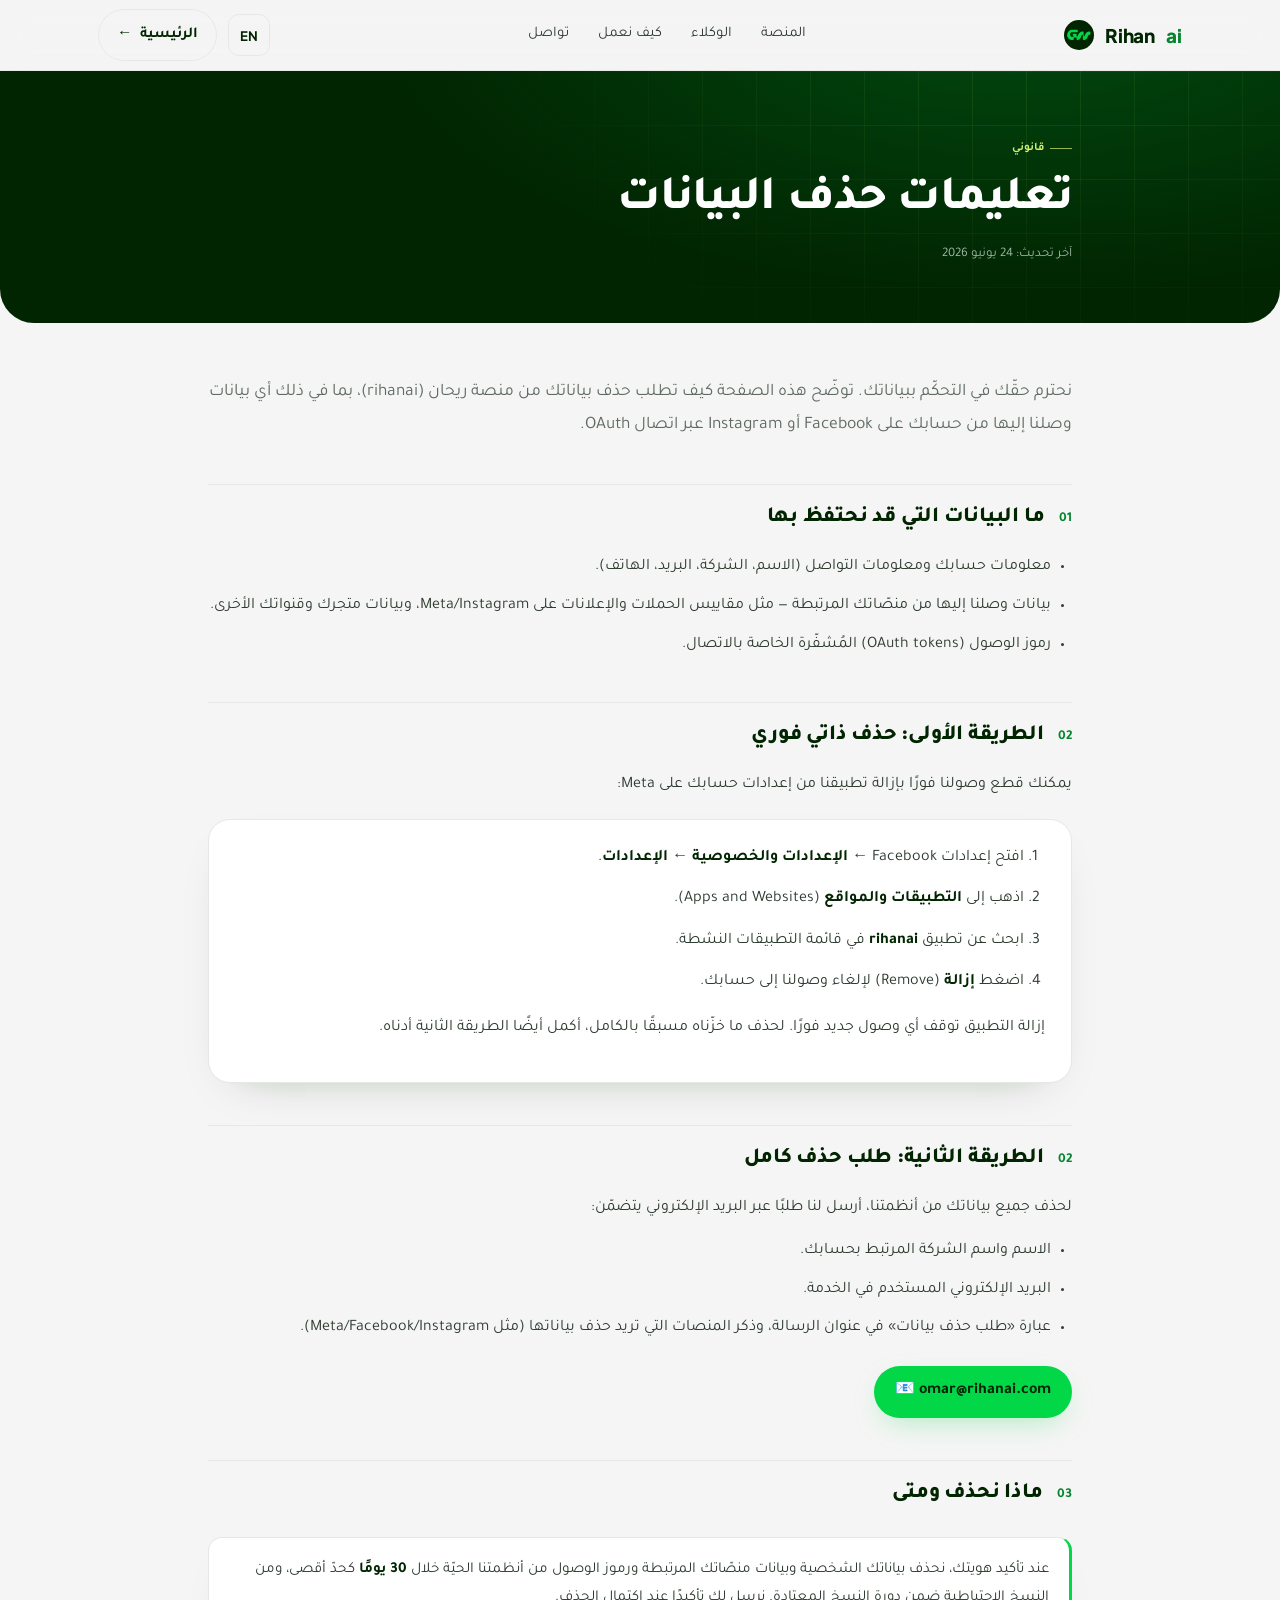
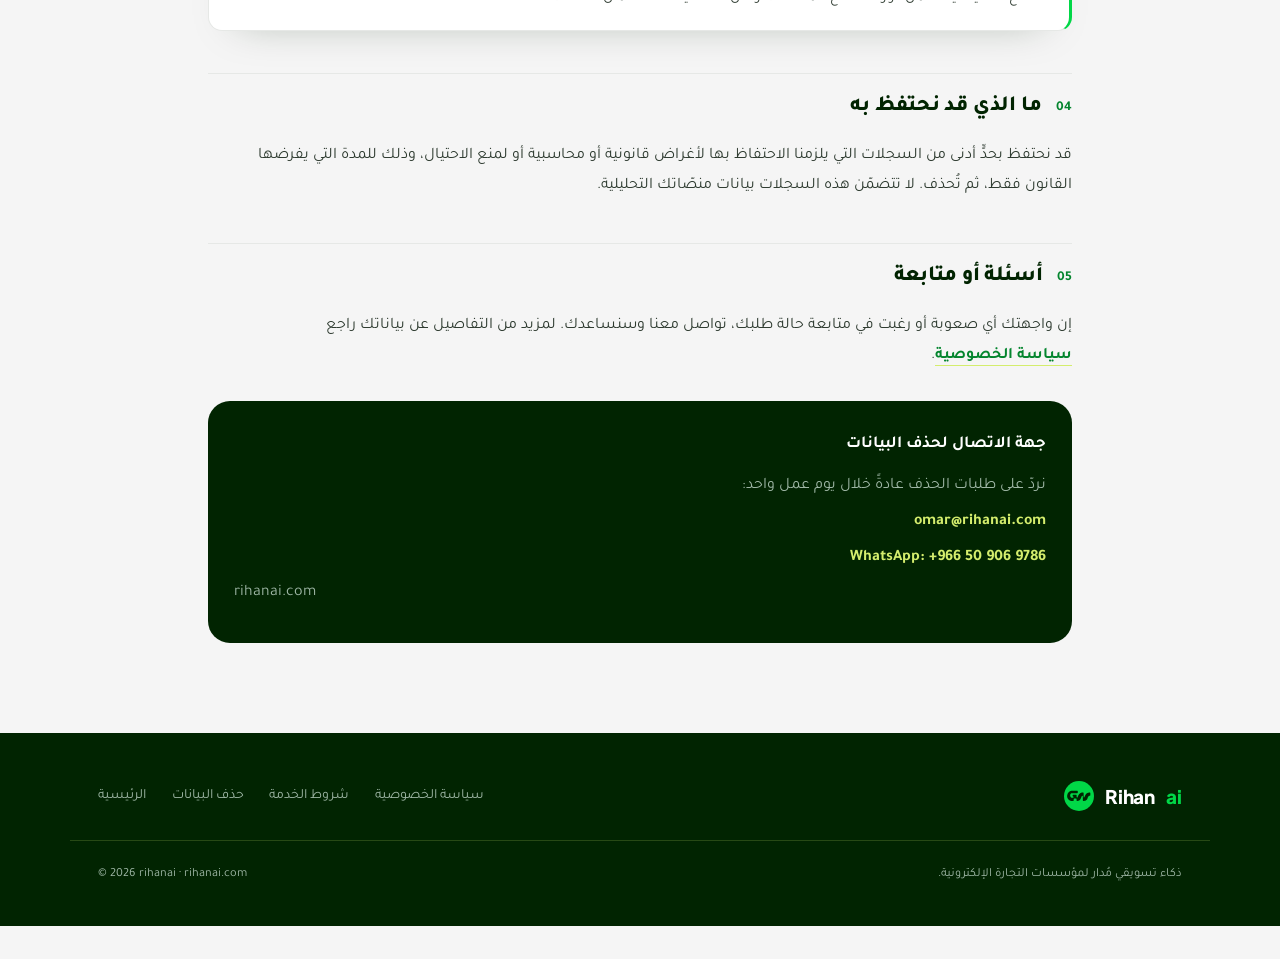
<file: data-deletion-instructions.html>
<!DOCTYPE html>
<html lang="ar" dir="rtl">
<head>
<meta charset="UTF-8" />
<meta name="viewport" content="width=device-width, initial-scale=1.0" />
<title>rihanai — تعليمات حذف البيانات / Data Deletion Instructions</title>
<meta name="description" content="كيف تطلب حذف بياناتك من منصة ريحان، بما في ذلك بيانات Facebook وInstagram. rihanai data deletion instructions." />
<meta name="robots" content="index, follow" />
<link rel="icon" href="data:image/svg+xml,%3Csvg xmlns='http://www.w3.org/2000/svg' viewBox='0 0 184 184'%3E%3Ccircle cx='92' cy='92' r='92' fill='%23012401'/%3E%3Cpath d='M45.5 59.5C19.6 61.5 3.6 109.6 43 122.8c.3.1.7.2 1 .2H56.5c1.7 0 3-1.3 3-3V110.5c0-1.7 1.3-3 3-3H74c1.7 0 3 1.3 3 3v9.1c0 1.8 1.6 3.2 3.4 3l8.2-1.1c6.4-1.5 11.9-6.5 14.9-15 2.7-7.6 4.7-13.6 9.1-15.5 1.5-.6 2.9.8 2.9 2.5l.1 26c0 1.8 1.6 3.3 3.4 3.1l10-1.1c.4 0 .7-.1 1-.3 4.1-2 10.8-5.5 13.5-12.8 3.5-9.5 6-16 10-18 1.4-.7 3.4-.6 5 0 1.7.2 3-1 3-2.6V73c0-1.7-1.3-3-3-3h-5c-5 .5-14.8 4.1-19.5 11-6.3 9.2-4.6 11.9-9.6 18.9-.3.4-.6.7-1.1.9-1.6.3-2.9-1.7-2.9-3.4V73c0-1.7-1.3-3-3-3h-7.1c-.2 0-.5 0-.7.1-4.9 1.3-15.4 6.3-20.6 16.4-6.6 13-4 14-6.6 14h-2c-1.7 0-3-1.3-3-3V87.5c0-1.7-1.3-3-3-3H56c-1.7 0-3 1.3-3 3v4.3c0 1.4 1 2.6 2.5 2.7l.5 0c1.4.2 2.5 1.3 2.5 2.8v2.2c0 1.7-1.3 3-3 3h-8.6c-.3 0-.5 0-.7-.1C38.5 99.9 32.9 82 44.9 75.3c.4-.2.9-.3 1.3-.3h35.3c1.7 0 3-1.3 3-3V62.5c0-1.7-1.3-3-3-3H45.5Z' fill='%2301D747'/%3E%3C/svg%3E" />
<style>
/* self-hosted fonts */
@font-face{
  font-family:'Tajawal';
  font-style:normal;
  font-weight:400;
  font-display:optional;
  src:url(fonts/tajawal-400-arabic.woff2) format('woff2');
  unicode-range:U+0600-06FF, U+0750-077F, U+0870-088E, U+0890-0891, U+0897-08E1, U+08E3-08FF, U+200C-200E, U+2010-2011, U+204F, U+2E41, U+FB50-FDFF, U+FE70-FE74, U+FE76-FEFC, U+102E0-102FB, U+10E60-10E7E, U+10EC2-10EC4, U+10EFC-10EFF, U+1EE00-1EE03, U+1EE05-1EE1F, U+1EE21-1EE22, U+1EE24, U+1EE27, U+1EE29-1EE32, U+1EE34-1EE37, U+1EE39, U+1EE3B, U+1EE42, U+1EE47, U+1EE49, U+1EE4B, U+1EE4D-1EE4F, U+1EE51-1EE52, U+1EE54, U+1EE57, U+1EE59, U+1EE5B, U+1EE5D, U+1EE5F, U+1EE61-1EE62, U+1EE64, U+1EE67-1EE6A, U+1EE6C-1EE72, U+1EE74-1EE77, U+1EE79-1EE7C, U+1EE7E, U+1EE80-1EE89, U+1EE8B-1EE9B, U+1EEA1-1EEA3, U+1EEA5-1EEA9, U+1EEAB-1EEBB, U+1EEF0-1EEF1;
}
@font-face{
  font-family:'Tajawal';
  font-style:normal;
  font-weight:400;
  font-display:optional;
  src:url(fonts/tajawal-400-latin.woff2) format('woff2');
  unicode-range:U+0000-00FF, U+0131, U+0152-0153, U+02BB-02BC, U+02C6, U+02DA, U+02DC, U+0304, U+0308, U+0329, U+2000-206F, U+20AC, U+2122, U+2191, U+2193, U+2212, U+2215, U+FEFF, U+FFFD;
}
@font-face{
  font-family:'Tajawal';
  font-style:normal;
  font-weight:700;
  font-display:optional;
  src:url(fonts/tajawal-700-arabic.woff2) format('woff2');
  unicode-range:U+0600-06FF, U+0750-077F, U+0870-088E, U+0890-0891, U+0897-08E1, U+08E3-08FF, U+200C-200E, U+2010-2011, U+204F, U+2E41, U+FB50-FDFF, U+FE70-FE74, U+FE76-FEFC, U+102E0-102FB, U+10E60-10E7E, U+10EC2-10EC4, U+10EFC-10EFF, U+1EE00-1EE03, U+1EE05-1EE1F, U+1EE21-1EE22, U+1EE24, U+1EE27, U+1EE29-1EE32, U+1EE34-1EE37, U+1EE39, U+1EE3B, U+1EE42, U+1EE47, U+1EE49, U+1EE4B, U+1EE4D-1EE4F, U+1EE51-1EE52, U+1EE54, U+1EE57, U+1EE59, U+1EE5B, U+1EE5D, U+1EE5F, U+1EE61-1EE62, U+1EE64, U+1EE67-1EE6A, U+1EE6C-1EE72, U+1EE74-1EE77, U+1EE79-1EE7C, U+1EE7E, U+1EE80-1EE89, U+1EE8B-1EE9B, U+1EEA1-1EEA3, U+1EEA5-1EEA9, U+1EEAB-1EEBB, U+1EEF0-1EEF1;
}
@font-face{
  font-family:'Tajawal';
  font-style:normal;
  font-weight:700;
  font-display:optional;
  src:url(fonts/tajawal-700-latin.woff2) format('woff2');
  unicode-range:U+0000-00FF, U+0131, U+0152-0153, U+02BB-02BC, U+02C6, U+02DA, U+02DC, U+0304, U+0308, U+0329, U+2000-206F, U+20AC, U+2122, U+2191, U+2193, U+2212, U+2215, U+FEFF, U+FFFD;
}
@font-face{
  font-family:'Tajawal';
  font-style:normal;
  font-weight:800;
  font-display:optional;
  src:url(fonts/tajawal-800-arabic.woff2) format('woff2');
  unicode-range:U+0600-06FF, U+0750-077F, U+0870-088E, U+0890-0891, U+0897-08E1, U+08E3-08FF, U+200C-200E, U+2010-2011, U+204F, U+2E41, U+FB50-FDFF, U+FE70-FE74, U+FE76-FEFC, U+102E0-102FB, U+10E60-10E7E, U+10EC2-10EC4, U+10EFC-10EFF, U+1EE00-1EE03, U+1EE05-1EE1F, U+1EE21-1EE22, U+1EE24, U+1EE27, U+1EE29-1EE32, U+1EE34-1EE37, U+1EE39, U+1EE3B, U+1EE42, U+1EE47, U+1EE49, U+1EE4B, U+1EE4D-1EE4F, U+1EE51-1EE52, U+1EE54, U+1EE57, U+1EE59, U+1EE5B, U+1EE5D, U+1EE5F, U+1EE61-1EE62, U+1EE64, U+1EE67-1EE6A, U+1EE6C-1EE72, U+1EE74-1EE77, U+1EE79-1EE7C, U+1EE7E, U+1EE80-1EE89, U+1EE8B-1EE9B, U+1EEA1-1EEA3, U+1EEA5-1EEA9, U+1EEAB-1EEBB, U+1EEF0-1EEF1;
}
@font-face{
  font-family:'Tajawal';
  font-style:normal;
  font-weight:800;
  font-display:optional;
  src:url(fonts/tajawal-800-latin.woff2) format('woff2');
  unicode-range:U+0000-00FF, U+0131, U+0152-0153, U+02BB-02BC, U+02C6, U+02DA, U+02DC, U+0304, U+0308, U+0329, U+2000-206F, U+20AC, U+2122, U+2191, U+2193, U+2212, U+2215, U+FEFF, U+FFFD;
}
@font-face{
  font-family:'Plus Jakarta Sans';
  font-style:normal;
  font-weight:400;
  font-display:optional;
  src:url(fonts/plusjakartasans-400-latin.woff2) format('woff2');
  unicode-range:U+0000-00FF, U+0131, U+0152-0153, U+02BB-02BC, U+02C6, U+02DA, U+02DC, U+0304, U+0308, U+0329, U+2000-206F, U+20AC, U+2122, U+2191, U+2193, U+2212, U+2215, U+FEFF, U+FFFD;
}
@font-face{
  font-family:'Plus Jakarta Sans';
  font-style:normal;
  font-weight:700;
  font-display:optional;
  src:url(fonts/plusjakartasans-700-latin.woff2) format('woff2');
  unicode-range:U+0000-00FF, U+0131, U+0152-0153, U+02BB-02BC, U+02C6, U+02DA, U+02DC, U+0304, U+0308, U+0329, U+2000-206F, U+20AC, U+2122, U+2191, U+2193, U+2212, U+2215, U+FEFF, U+FFFD;
}
@font-face{
  font-family:'Plus Jakarta Sans';
  font-style:normal;
  font-weight:800;
  font-display:optional;
  src:url(fonts/plusjakartasans-800-latin.woff2) format('woff2');
  unicode-range:U+0000-00FF, U+0131, U+0152-0153, U+02BB-02BC, U+02C6, U+02DA, U+02DC, U+0304, U+0308, U+0329, U+2000-206F, U+20AC, U+2122, U+2191, U+2193, U+2212, U+2215, U+FEFF, U+FFFD;
}
@font-face{
  font-family:'JetBrains Mono';
  font-style:normal;
  font-weight:500;
  font-display:optional;
  src:url(fonts/jetbrainsmono-500-latin.woff2) format('woff2');
  unicode-range:U+0000-00FF, U+0131, U+0152-0153, U+02BB-02BC, U+02C6, U+02DA, U+02DC, U+0304, U+0308, U+0329, U+2000-206F, U+20AC, U+2122, U+2191, U+2193, U+2212, U+2215, U+FEFF, U+FFFD;
}
@font-face{
  font-family:'JetBrains Mono';
  font-style:normal;
  font-weight:700;
  font-display:optional;
  src:url(fonts/jetbrainsmono-700-latin.woff2) format('woff2');
  unicode-range:U+0000-00FF, U+0131, U+0152-0153, U+02BB-02BC, U+02C6, U+02DA, U+02DC, U+0304, U+0308, U+0329, U+2000-206F, U+20AC, U+2122, U+2191, U+2193, U+2212, U+2215, U+FEFF, U+FFFD;
}

  :root{
    --ink:#012401; --ink-soft:#2E3B30;
    --green:#01D747; --green-700:#04852E;
    --lime:#D4ED6D; --lime-deep:#5C7517;
    --canvas:#F5F5F5; --surface:#FFFFFF; --surface-soft:#F0F2F0; --tint:#E8FCEE;
    --muted:#5F6B62; --muted-soft:#65726B; --hairline:#E6E8E6;
    --on-dark-muted:#9FB7A6; --on-dark-hairline:rgba(212,237,109,.18);
    --coral:#C73D30;
    --maxw:920px; --radius:22px; --radius-sm:14px;
    --shadow-soft:0 18px 44px -30px rgba(1,36,1,.35);
    --mono:'JetBrains Mono', ui-monospace, Menlo, monospace;
    --font-en:'Plus Jakarta Sans', -apple-system, BlinkMacSystemFont, 'Segoe UI', sans-serif;
    --font-ar:'Tajawal', 'Plus Jakarta Sans', -apple-system, 'Segoe UI', sans-serif;
  }
  *{box-sizing:border-box;margin:0;padding:0}
  html{scroll-behavior:smooth;overflow-x:clip}
  body{font-family:var(--font-ar);background:var(--canvas);color:var(--ink);line-height:1.85;-webkit-font-smoothing:antialiased;-moz-osx-font-smoothing:grayscale;text-rendering:optimizeLegibility;overflow-x:clip}
  html[lang="en"] body{font-family:var(--font-en);line-height:1.7}
  a{color:inherit;text-decoration:none}
  h1,h2,h3,h4{text-wrap:balance}
  p{text-wrap:pretty}
  .wrap{max-width:var(--maxw);margin:0 auto;padding:0 28px}
  /* mobile hardening */
  .nav-inner>*,.foot-inner>*,.foot-note>*,.foot-links>*{min-width:0}
  h1,h2,h3,h4,p,.legal-body li,.contact-card a,.foot-note span,.legal-hero .updated{overflow-wrap:break-word}
  .mono{font-family:var(--mono);font-variant-numeric:tabular-nums}
  .skip{position:absolute;top:-100%;left:1rem;z-index:999;background:var(--ink);color:#fff;padding:.75em 1.2em;border-radius:0 0 var(--radius-sm) var(--radius-sm);font-weight:700;transition:top .15s}
  .skip:focus{top:0;color:var(--lime)}

  header.nav{position:sticky;top:0;z-index:50;background:rgba(245,245,245,.82);backdrop-filter:blur(14px);border-bottom:1px solid var(--hairline)}
  .nav-inner{display:flex;align-items:center;justify-content:space-between;height:70px;gap:1rem;max-width:1140px;margin:0 auto;padding:0 28px}
  .brand{display:flex;align-items:center;gap:.6em;font-family:var(--font-en);font-weight:800;font-size:1.18rem;letter-spacing:-.01em;direction:ltr}
  .brand svg{width:30px;height:30px;display:block}
  .brand .dot{color:var(--green-700)}
  .nav-links{display:flex;align-items:center;gap:1.8rem}
  .nav-links a.lnk{font-size:.92rem;font-weight:500;color:var(--ink-soft);transition:color .15s}
  .nav-links a.lnk:hover{color:var(--ink)}
  .nav-cta{display:flex;align-items:center;gap:.7rem}
  .lang{font-family:var(--font-en);font-weight:700;font-size:.82rem;border:1.5px solid var(--hairline);background:transparent;color:var(--ink);width:42px;height:42px;border-radius:11px;cursor:pointer;transition:border-color .15s, color .15s, transform .12s}
  .lang:hover{border-color:var(--ink)}
  .btn{display:inline-flex;align-items:center;gap:.5em;font-weight:700;font-size:.95rem;padding:.7em 1.2em;border-radius:999px;border:1.5px solid transparent;transition:transform .18s ease, box-shadow .18s ease;cursor:pointer;white-space:nowrap}
  .btn-ghost{border-color:var(--hairline);color:var(--ink);background:transparent}
  .btn-ghost:hover{border-color:var(--ink);transform:translateY(-2px)}
  .btn:active,.lang:active{transform:scale(.96)}
  .arrow{display:inline-block;transition:transform .18s ease}
  html[dir="rtl"] .arrow{transform:scaleX(-1)}

  .legal-hero{position:relative;background:radial-gradient(1100px 460px at 80% -20%, rgba(1,215,71,.20), transparent 60%),var(--ink);color:#fff;overflow:hidden;border-bottom-left-radius:34px;border-bottom-right-radius:34px}
  .legal-hero::after{content:"";position:absolute;inset:0;pointer-events:none;background-image:linear-gradient(var(--on-dark-hairline) 1px,transparent 1px),linear-gradient(90deg,var(--on-dark-hairline) 1px,transparent 1px);background-size:54px 54px;-webkit-mask-image:radial-gradient(800px 500px at 80% 0%, #000 0%, transparent 70%);mask-image:radial-gradient(800px 500px at 80% 0%, #000 0%, transparent 70%);opacity:.5}
  .legal-hero .wrap{position:relative;z-index:2;padding:62px 28px 56px}
  .eyebrow{font-family:var(--mono);font-size:.72rem;font-weight:600;letter-spacing:.22em;text-transform:uppercase;color:var(--lime);display:inline-flex;align-items:center;gap:.55em;margin-bottom:1rem}
  .eyebrow::before{content:"";width:22px;height:1.5px;background:var(--lime);opacity:.7}
  html[lang="ar"] .eyebrow{font-family:var(--font-ar);letter-spacing:0;text-transform:none;font-weight:700}
  .legal-hero h1{font-size:clamp(2rem,4.2vw,3rem);line-height:1.12;letter-spacing:-.02em;font-weight:800;margin-bottom:.9rem}
  .legal-hero .updated{font-family:var(--mono);font-size:.82rem;color:var(--on-dark-muted)}
  html[lang="ar"] .legal-hero .updated{font-family:var(--font-ar)}

  .legal-body{padding:54px 0 30px}
  .legal-body .lead{font-size:1.1rem;color:var(--muted);margin-bottom:34px}
  .legal-body h2{font-size:1.35rem;letter-spacing:-.01em;font-weight:800;margin:42px 0 14px;padding-top:14px;border-top:1px solid var(--hairline);display:flex;align-items:baseline;gap:.7em}
  .legal-body h2 .nx{font-family:var(--mono);font-size:.85rem;color:var(--green-700);font-weight:700;flex:none}
  html[lang="ar"] .legal-body h2 .nx{font-family:var(--font-ar)}
  .legal-body h3{font-size:1.05rem;font-weight:700;margin:24px 0 8px;color:var(--ink-soft)}
  .legal-body p{margin-bottom:14px;color:var(--ink-soft)}
  .legal-body ul,.legal-body ol{margin:0 0 16px;padding-inline-start:1.3em}
  .legal-body li{margin-bottom:9px;color:var(--ink-soft)}
  .legal-body ol li{margin-bottom:12px}
  .legal-body a.inl{color:var(--green-700);font-weight:600;border-bottom:1.5px solid var(--lime);padding-bottom:1px}
  .legal-body strong{color:var(--ink);font-weight:700}
  .callout{background:var(--surface);border:1px solid var(--hairline);border-inline-start:3px solid var(--green);border-radius:var(--radius-sm);padding:18px 20px;margin:22px 0;box-shadow:var(--shadow-soft)}
  .callout p{margin:0;font-size:.95rem}
  .steps-card{background:var(--surface);border:1px solid var(--hairline);border-radius:var(--radius);padding:24px 26px;margin:18px 0;box-shadow:var(--shadow-soft)}
  .steps-card h3{margin-top:0}
  .mailbtn{display:inline-flex;align-items:center;gap:.5em;background:var(--green);color:var(--ink);font-weight:700;padding:.7em 1.3em;border-radius:999px;margin-top:6px;direction:ltr;unicode-bidi:isolate;box-shadow:0 10px 30px -10px rgba(1,215,71,.35)}
  .mailbtn:hover{transform:translateY(-2px)}
  .contact-card{background:var(--ink);color:#fff;border-radius:var(--radius);padding:28px 26px;margin:30px 0 0}
  .contact-card h3{color:#fff;margin:0 0 12px}
  .contact-card p{color:var(--on-dark-muted);margin-bottom:6px}
  .contact-card a{color:var(--lime);font-weight:600;direction:ltr;unicode-bidi:isolate;display:inline-block}
  .ltr{direction:ltr;unicode-bidi:isolate}

  footer{background:var(--ink);color:var(--on-dark-muted);padding:46px 0 40px;margin-top:60px}
  .foot-inner{display:flex;align-items:center;justify-content:space-between;flex-wrap:wrap;gap:18px;max-width:1140px;margin:0 auto;padding:0 28px}
  .foot-inner .brand{color:#fff}
  .foot-links{display:flex;gap:1.6rem;font-size:.88rem;flex-wrap:wrap}
  .foot-links a:hover{color:var(--lime)}
  .foot-note{max-width:1140px;margin:26px auto 0;padding:22px 28px 0;border-top:1px solid var(--on-dark-hairline);font-size:.78rem;color:var(--on-dark-muted);display:flex;justify-content:space-between;flex-wrap:wrap;gap:10px}

  @media (max-width:620px){
    .nav-links{display:none}
    .legal-body h2{flex-direction:column;gap:.2em}
  }
</style>
</head>
<body>

<a class="skip" href="#main" data-ar="تجاوز إلى المحتوى" data-en="Skip to content">تجاوز إلى المحتوى</a>

<header class="nav">
  <div class="nav-inner">
    <a href="index.html" class="brand" aria-label="rihanai">
      <svg viewBox="0 0 184 184" aria-hidden="true"><circle cx="92" cy="92" r="92" fill="#012401"/><path d="M45.5 59.5C19.6 61.5 3.6 109.6 43 122.8c.3.1.7.2 1 .2H56.5c1.7 0 3-1.3 3-3V110.5c0-1.7 1.3-3 3-3H74c1.7 0 3 1.3 3 3v9.1c0 1.8 1.6 3.2 3.4 3l8.2-1.1c6.4-1.5 11.9-6.5 14.9-15 2.7-7.6 4.7-13.6 9.1-15.5 1.5-.6 2.9.8 2.9 2.5l.1 26c0 1.8 1.6 3.3 3.4 3.1l10-1.1c.4 0 .7-.1 1-.3 4.1-2 10.8-5.5 13.5-12.8 3.5-9.5 6-16 10-18 1.4-.7 3.4-.6 5 0 1.7.2 3-1 3-2.6V73c0-1.7-1.3-3-3-3h-5c-5 .5-14.8 4.1-19.5 11-6.3 9.2-4.6 11.9-9.6 18.9-.3.4-.6.7-1.1.9-1.6.3-2.9-1.7-2.9-3.4V73c0-1.7-1.3-3-3-3h-7.1c-.2 0-.5 0-.7.1-4.9 1.3-15.4 6.3-20.6 16.4-6.6 13-4 14-6.6 14h-2c-1.7 0-3-1.3-3-3V87.5c0-1.7-1.3-3-3-3H56c-1.7 0-3 1.3-3 3v4.3c0 1.4 1 2.6 2.5 2.7l.5 0c1.4.2 2.5 1.3 2.5 2.8v2.2c0 1.7-1.3 3-3 3h-8.6c-.3 0-.5 0-.7-.1C38.5 99.9 32.9 82 44.9 75.3c.4-.2.9-.3 1.3-.3h35.3c1.7 0 3-1.3 3-3V62.5c0-1.7-1.3-3-3-3H45.5Z" fill="#01D747"/></svg>
      Rihan<span class="dot">ai</span>
    </a>
    <nav class="nav-links" aria-label="Main navigation / القائمة الرئيسية">
      <a class="lnk" href="index.html#platform" data-ar="المنصة" data-en="Platform">المنصة</a>
      <a class="lnk" href="index.html#agents" data-ar="الوكلاء" data-en="Agents">الوكلاء</a>
      <a class="lnk" href="index.html#how" data-ar="كيف نعمل" data-en="How it works">كيف نعمل</a>
      <a class="lnk" href="index.html#contact" data-ar="تواصل" data-en="Contact">تواصل</a>
    </nav>
    <div class="nav-cta">
      <button class="lang" id="langToggle" aria-label="Switch language">EN</button>
      <a class="btn btn-ghost" href="index.html" data-ar="الرئيسية" data-en="Home">الرئيسية <span class="arrow">→</span></a>
    </div>
  </div>
</header>

<section class="legal-hero">
  <div class="wrap">
    <span class="eyebrow" data-ar="قانوني" data-en="Legal">قانوني</span>
    <h1 data-ar="تعليمات حذف البيانات" data-en="Data Deletion Instructions">تعليمات حذف البيانات</h1>
    <div class="updated" data-ar="آخر تحديث: 24 يونيو 2026" data-en="Last updated: June 24, 2026">آخر تحديث: 24 يونيو 2026</div>
  </div>
</section>

<main id="main" class="legal-body">
  <div class="wrap">
    <p class="lead" data-ar="نحترم حقّك في التحكّم ببياناتك. توضّح هذه الصفحة كيف تطلب حذف بياناتك من منصة ريحان (rihanai)، بما في ذلك أي بيانات وصلنا إليها من حسابك على Facebook أو Instagram عبر اتصال OAuth." data-en="We respect your right to control your data. This page explains how to request deletion of your data from rihanai, including any data we accessed from your Facebook or Instagram account through the OAuth connection.">نحترم حقّك في التحكّم ببياناتك. توضّح هذه الصفحة كيف تطلب حذف بياناتك من منصة ريحان (rihanai)، بما في ذلك أي بيانات وصلنا إليها من حسابك على Facebook أو Instagram عبر اتصال OAuth.</p>

    <h2><span class="nx">01</span><span data-ar="ما البيانات التي قد نحتفظ بها" data-en="What data we may hold">ما البيانات التي قد نحتفظ بها</span></h2>
    <ul>
      <li data-ar="معلومات حسابك ومعلومات التواصل (الاسم، الشركة، البريد، الهاتف)." data-en="Your account and contact information (name, company, email, phone).">معلومات حسابك ومعلومات التواصل (الاسم، الشركة، البريد، الهاتف).</li>
      <li data-ar="بيانات وصلنا إليها من منصّاتك المرتبطة — مثل مقاييس الحملات والإعلانات على Meta/Instagram، وبيانات متجرك وقنواتك الأخرى." data-en="Data we accessed from your connected platforms — such as Meta/Instagram campaign and ad metrics, and data from your store and other channels.">بيانات وصلنا إليها من منصّاتك المرتبطة — مثل مقاييس الحملات والإعلانات على Meta/Instagram، وبيانات متجرك وقنواتك الأخرى.</li>
      <li data-ar="رموز الوصول (OAuth tokens) المُشفّرة الخاصة بالاتصال." data-en="The encrypted OAuth access tokens used for the connection.">رموز الوصول (OAuth tokens) المُشفّرة الخاصة بالاتصال.</li>
    </ul>

    <h2><span class="nx">02</span><span data-ar="الطريقة الأولى: حذف ذاتي فوري" data-en="Option 1: instant self-service removal">الطريقة الأولى: حذف ذاتي فوري</span></h2>
    <p data-ar="يمكنك قطع وصولنا فورًا بإزالة تطبيقنا من إعدادات حسابك على Meta:" data-en="You can revoke our access immediately by removing our app from your Meta account settings:">يمكنك قطع وصولنا فورًا بإزالة تطبيقنا من إعدادات حسابك على Meta:</p>
    <div class="steps-card">
      <ol>
        <li data-ar="افتح إعدادات Facebook ← <strong>الإعدادات والخصوصية</strong> ← <strong>الإعدادات</strong>." data-en="Open Facebook <strong>Settings &amp; Privacy</strong> → <strong>Settings</strong>.">افتح إعدادات Facebook ← <strong>الإعدادات والخصوصية</strong> ← <strong>الإعدادات</strong>.</li>
        <li data-ar="اذهب إلى <strong>التطبيقات والمواقع</strong> (Apps and Websites)." data-en="Go to <strong>Apps and Websites</strong>.">اذهب إلى <strong>التطبيقات والمواقع</strong> (Apps and Websites).</li>
        <li data-ar="ابحث عن تطبيق <strong>rihanai</strong> في قائمة التطبيقات النشطة." data-en="Find the <strong>rihanai</strong> app in your active apps list.">ابحث عن تطبيق <strong>rihanai</strong> في قائمة التطبيقات النشطة.</li>
        <li data-ar="اضغط <strong>إزالة</strong> (Remove) لإلغاء وصولنا إلى حسابك." data-en="Click <strong>Remove</strong> to revoke our access to your account.">اضغط <strong>إزالة</strong> (Remove) لإلغاء وصولنا إلى حسابك.</li>
      </ol>
      <p data-ar="إزالة التطبيق توقف أي وصول جديد فورًا. لحذف ما خزّناه مسبقًا بالكامل، أكمل أيضًا الطريقة الثانية أدناه." data-en="Removing the app stops any new access immediately. To also erase everything we previously stored, complete Option 2 below.">إزالة التطبيق توقف أي وصول جديد فورًا. لحذف ما خزّناه مسبقًا بالكامل، أكمل أيضًا الطريقة الثانية أدناه.</p>
    </div>

    <h2><span class="nx">02</span><span data-ar="الطريقة الثانية: طلب حذف كامل" data-en="Option 2: request full deletion">الطريقة الثانية: طلب حذف كامل</span></h2>
    <p data-ar="لحذف جميع بياناتك من أنظمتنا، أرسل لنا طلبًا عبر البريد الإلكتروني يتضمّن:" data-en="To delete all of your data from our systems, send us a request by email including:">لحذف جميع بياناتك من أنظمتنا، أرسل لنا طلبًا عبر البريد الإلكتروني يتضمّن:</p>
    <ul>
      <li data-ar="الاسم واسم الشركة المرتبط بحسابك." data-en="The name and company associated with your account.">الاسم واسم الشركة المرتبط بحسابك.</li>
      <li data-ar="البريد الإلكتروني المستخدم في الخدمة." data-en="The email used with the service.">البريد الإلكتروني المستخدم في الخدمة.</li>
      <li data-ar="عبارة «طلب حذف بيانات» في عنوان الرسالة، وذكر المنصات التي تريد حذف بياناتها (مثل Meta/Facebook/Instagram)." data-en="The subject line &quot;Data Deletion Request&quot;, and the platforms whose data you want deleted (e.g. Meta/Facebook/Instagram).">عبارة «طلب حذف بيانات» في عنوان الرسالة، وذكر المنصات التي تريد حذف بياناتها (مثل Meta/Facebook/Instagram).</li>
    </ul>
    <a class="mailbtn" href="mailto:omar@rihanai.com?subject=Data%20Deletion%20Request%20-%20rihanai&amp;body=Name%2FCompany%3A%20%0AAccount%20email%3A%20%0APlatforms%20to%20delete%3A%20">📧 omar@rihanai.com</a>

    <h2><span class="nx">03</span><span data-ar="ماذا نحذف ومتى" data-en="What we delete & when">ماذا نحذف ومتى</span></h2>
    <div class="callout"><p data-ar="عند تأكيد هويتك، نحذف بياناتك الشخصية وبيانات منصّاتك المرتبطة ورموز الوصول من أنظمتنا الحيّة خلال <strong>30 يومًا</strong> كحدّ أقصى، ومن النسخ الاحتياطية ضمن دورة النسخ المعتادة. نرسل لك تأكيدًا عند اكتمال الحذف." data-en="Once your identity is confirmed, we delete your personal data, connected-platform data, and access tokens from our live systems within a maximum of <strong>30 days</strong>, and from backups within our normal backup cycle. We send you a confirmation once deletion is complete.">عند تأكيد هويتك، نحذف بياناتك الشخصية وبيانات منصّاتك المرتبطة ورموز الوصول من أنظمتنا الحيّة خلال <strong>30 يومًا</strong> كحدّ أقصى، ومن النسخ الاحتياطية ضمن دورة النسخ المعتادة. نرسل لك تأكيدًا عند اكتمال الحذف.</p></div>

    <h2><span class="nx">04</span><span data-ar="ما الذي قد نحتفظ به" data-en="What we may retain">ما الذي قد نحتفظ به</span></h2>
    <p data-ar="قد نحتفظ بحدٍّ أدنى من السجلات التي يلزمنا الاحتفاظ بها لأغراض قانونية أو محاسبية أو لمنع الاحتيال، وذلك للمدة التي يفرضها القانون فقط، ثم تُحذف. لا تتضمّن هذه السجلات بيانات منصّاتك التحليلية." data-en="We may retain a minimum of records that we are required to keep for legal, accounting, or fraud-prevention purposes, only for the period required by law, after which they are deleted. These records do not include your platform analytics data.">قد نحتفظ بحدٍّ أدنى من السجلات التي يلزمنا الاحتفاظ بها لأغراض قانونية أو محاسبية أو لمنع الاحتيال، وذلك للمدة التي يفرضها القانون فقط، ثم تُحذف. لا تتضمّن هذه السجلات بيانات منصّاتك التحليلية.</p>

    <h2><span class="nx">05</span><span data-ar="أسئلة أو متابعة" data-en="Questions or follow-up">أسئلة أو متابعة</span></h2>
    <p data-ar="إن واجهتك أي صعوبة أو رغبت في متابعة حالة طلبك، تواصل معنا وسنساعدك. لمزيد من التفاصيل عن بياناتك راجع <a class='inl' href='privacy-policy.html'>سياسة الخصوصية</a>." data-en="If you run into any difficulty or want to follow up on your request, contact us and we will help. For more detail about your data, see our <a class='inl' href='privacy-policy.html'>Privacy Policy</a>.">إن واجهتك أي صعوبة أو رغبت في متابعة حالة طلبك، تواصل معنا وسنساعدك. لمزيد من التفاصيل عن بياناتك راجع <a class="inl" href="privacy-policy.html">سياسة الخصوصية</a>.</p>

    <div class="contact-card">
      <h3 data-ar="جهة الاتصال لحذف البيانات" data-en="Data deletion contact">جهة الاتصال لحذف البيانات</h3>
      <p data-ar="نردّ على طلبات الحذف عادةً خلال يوم عمل واحد:" data-en="We usually respond to deletion requests within one business day:">نردّ على طلبات الحذف عادةً خلال يوم عمل واحد:</p>
      <p><a href="mailto:omar@rihanai.com?subject=Data%20Deletion%20Request%20-%20rihanai">omar@rihanai.com</a></p>
      <p><a href="https://wa.me/966509069786" target="_blank" rel="noopener">WhatsApp: +966 50 906 9786</a></p>
      <p class="ltr">rihanai.com</p>
    </div>
  </div>
</main>

<footer>
  <div class="foot-inner">
    <a href="index.html" class="brand">
      <svg viewBox="0 0 184 184" aria-hidden="true"><circle cx="92" cy="92" r="92" fill="#01D747"/><path d="M45.5 59.5C19.6 61.5 3.6 109.6 43 122.8c.3.1.7.2 1 .2H56.5c1.7 0 3-1.3 3-3V110.5c0-1.7 1.3-3 3-3H74c1.7 0 3 1.3 3 3v9.1c0 1.8 1.6 3.2 3.4 3l8.2-1.1c6.4-1.5 11.9-6.5 14.9-15 2.7-7.6 4.7-13.6 9.1-15.5 1.5-.6 2.9.8 2.9 2.5l.1 26c0 1.8 1.6 3.3 3.4 3.1l10-1.1c.4 0 .7-.1 1-.3 4.1-2 10.8-5.5 13.5-12.8 3.5-9.5 6-16 10-18 1.4-.7 3.4-.6 5 0 1.7.2 3-1 3-2.6V73c0-1.7-1.3-3-3-3h-5c-5 .5-14.8 4.1-19.5 11-6.3 9.2-4.6 11.9-9.6 18.9-.3.4-.6.7-1.1.9-1.6.3-2.9-1.7-2.9-3.4V73c0-1.7-1.3-3-3-3h-7.1c-.2 0-.5 0-.7.1-4.9 1.3-15.4 6.3-20.6 16.4-6.6 13-4 14-6.6 14h-2c-1.7 0-3-1.3-3-3V87.5c0-1.7-1.3-3-3-3H56c-1.7 0-3 1.3-3 3v4.3c0 1.4 1 2.6 2.5 2.7l.5 0c1.4.2 2.5 1.3 2.5 2.8v2.2c0 1.7-1.3 3-3 3h-8.6c-.3 0-.5 0-.7-.1C38.5 99.9 32.9 82 44.9 75.3c.4-.2.9-.3 1.3-.3h35.3c1.7 0 3-1.3 3-3V62.5c0-1.7-1.3-3-3-3H45.5Z" fill="#012401"/></svg>
      Rihan<span style="color:var(--green)">ai</span>
    </a>
    <nav class="foot-links" aria-label="Footer navigation / روابط التذييل">
      <a href="privacy-policy.html" data-ar="سياسة الخصوصية" data-en="Privacy Policy">سياسة الخصوصية</a>
      <a href="terms-of-service.html" data-ar="شروط الخدمة" data-en="Terms of Service">شروط الخدمة</a>
      <a href="data-deletion-instructions.html" data-ar="حذف البيانات" data-en="Data Deletion">حذف البيانات</a>
      <a href="index.html" data-ar="الرئيسية" data-en="Home">الرئيسية</a>
    </nav>
  </div>
  <div class="foot-note">
    <span data-ar="ذكاء تسويقي مُدار لمؤسسات التجارة الإلكترونية." data-en="Managed marketing intelligence for enterprise eCommerce.">ذكاء تسويقي مُدار لمؤسسات التجارة الإلكترونية.</span>
    <span class="ltr">© 2026 rihanai · rihanai.com</span>
  </div>
</footer>

<script>
(function(){
  var lang='ar';
  function applyLang(l, rewrite){
    lang=l;
    document.documentElement.lang=l;
    document.documentElement.dir=(l==='ar')?'rtl':'ltr';
    if(rewrite!==false) document.querySelectorAll('[data-ar]').forEach(function(el){
      var v=el.getAttribute('data-'+l); if(v!=null) el.innerHTML=v;
    });
    var lt=document.getElementById('langToggle'); if(lt) lt.textContent=(l==='ar')?'EN':'ع';
    try{ localStorage.setItem('rihan_lang',l); }catch(e){}
  }
  var saved=null; try{ saved=localStorage.getItem('rihan_lang'); }catch(e){}
  document.getElementById('langToggle').addEventListener('click',function(){ applyLang(lang==='ar'?'en':'ar'); });
  if(saved==='en') applyLang('en'); else applyLang('ar', false);
})();
</script>
</body>
</html>
</file>
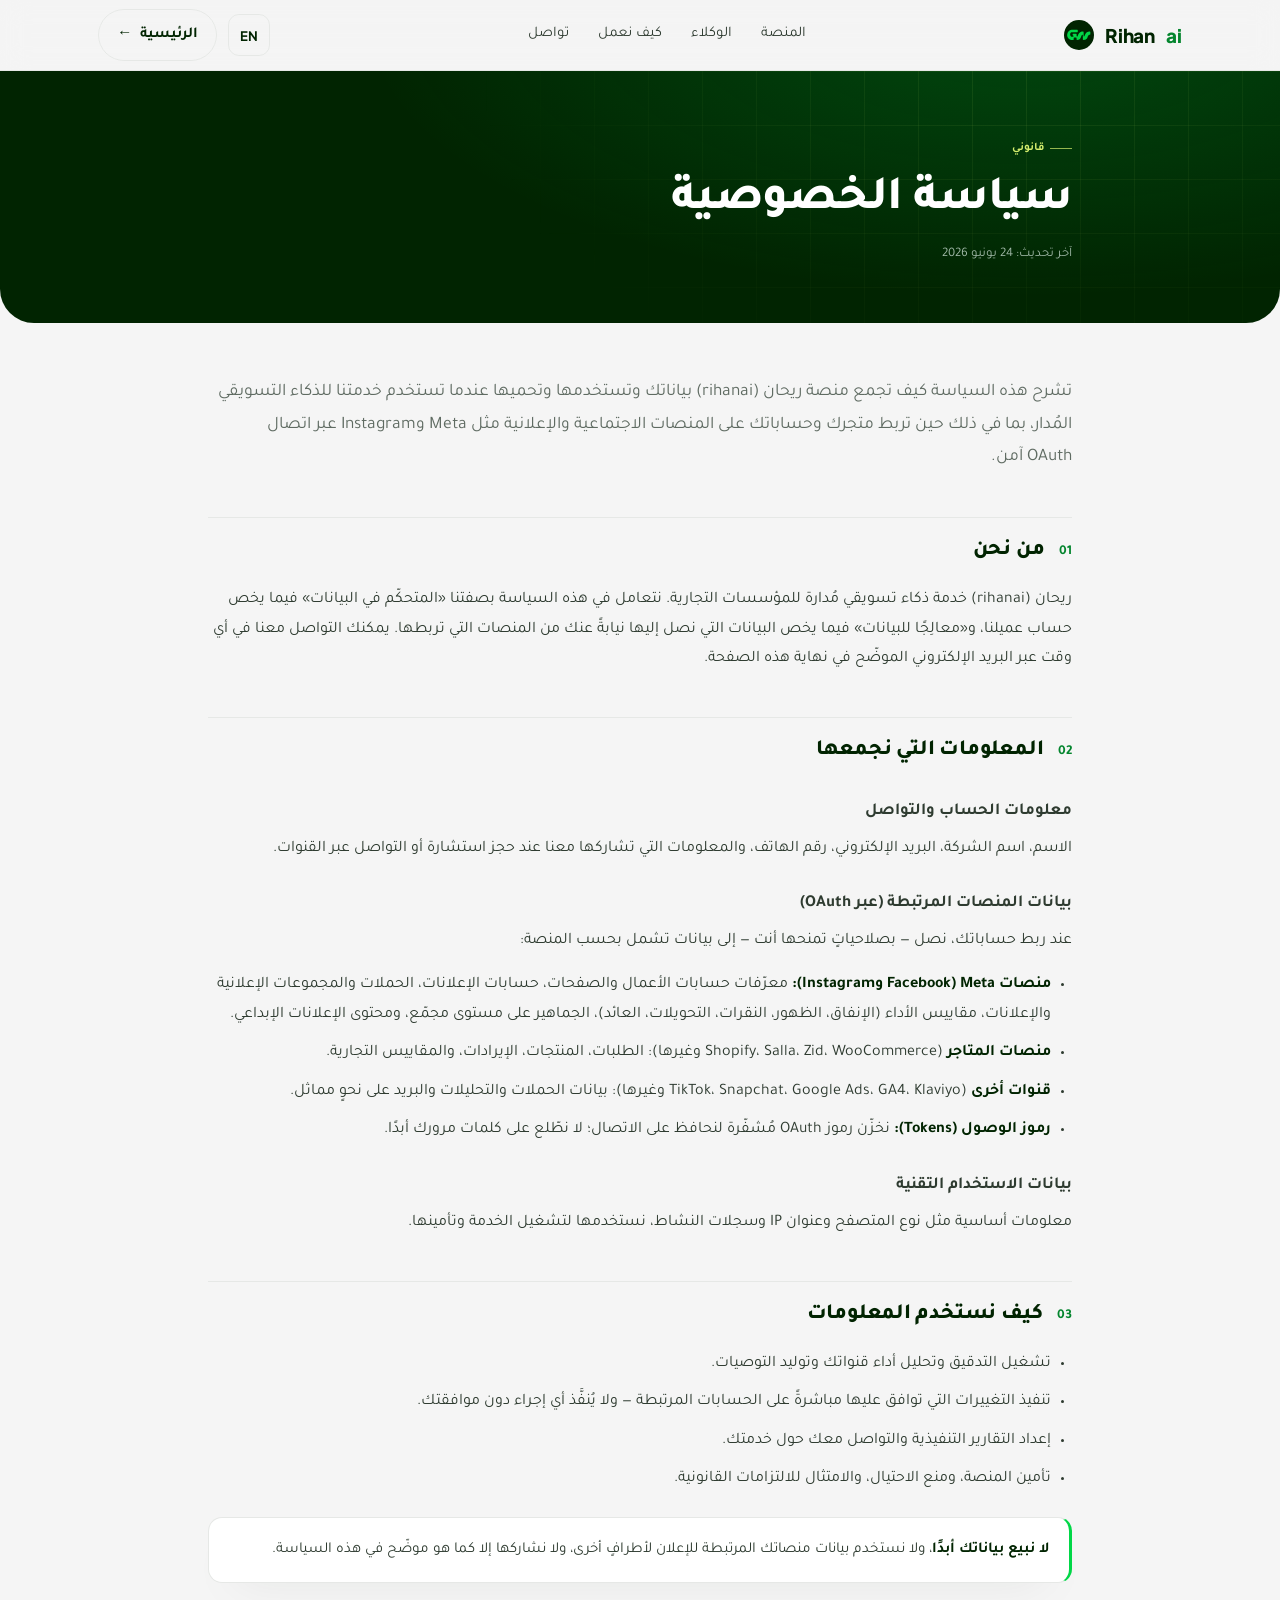
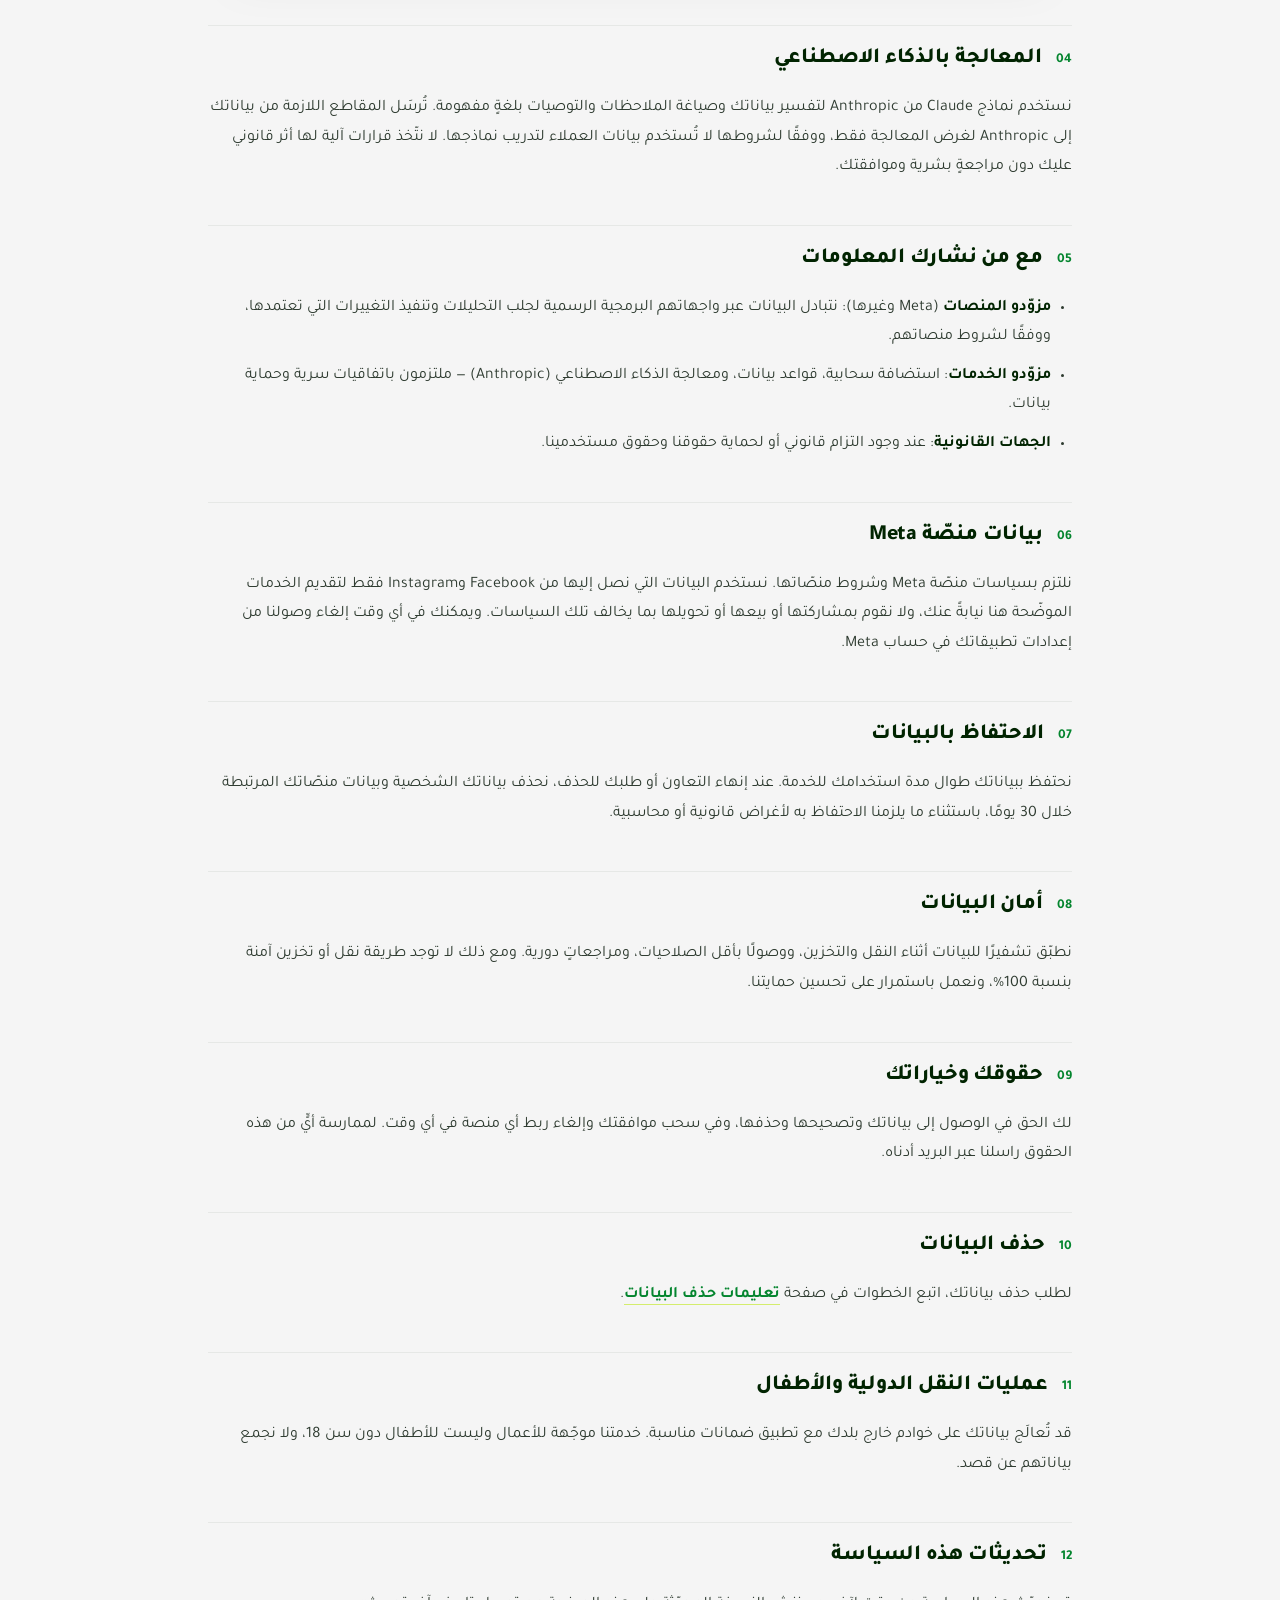
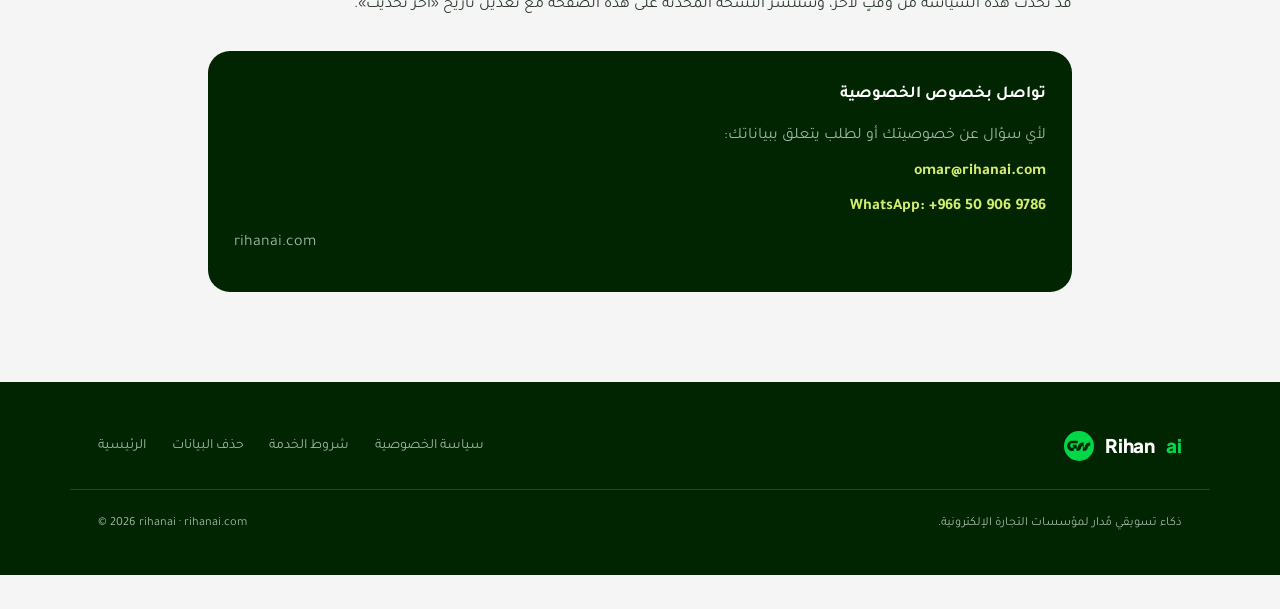
<file: privacy-policy.html>
<!DOCTYPE html>
<html lang="ar" dir="rtl">
<head>
<meta charset="UTF-8" />
<meta name="viewport" content="width=device-width, initial-scale=1.0" />
<title>rihanai — سياسة الخصوصية / Privacy Policy</title>
<meta name="description" content="سياسة الخصوصية لمنصة ريحان للذكاء التسويقي المُدار — كيف نجمع بياناتك ونستخدمها ونحميها. rihanai privacy policy." />
<meta name="robots" content="index, follow" />
<link rel="icon" href="data:image/svg+xml,%3Csvg xmlns='http://www.w3.org/2000/svg' viewBox='0 0 184 184'%3E%3Ccircle cx='92' cy='92' r='92' fill='%23012401'/%3E%3Cpath d='M45.5 59.5C19.6 61.5 3.6 109.6 43 122.8c.3.1.7.2 1 .2H56.5c1.7 0 3-1.3 3-3V110.5c0-1.7 1.3-3 3-3H74c1.7 0 3 1.3 3 3v9.1c0 1.8 1.6 3.2 3.4 3l8.2-1.1c6.4-1.5 11.9-6.5 14.9-15 2.7-7.6 4.7-13.6 9.1-15.5 1.5-.6 2.9.8 2.9 2.5l.1 26c0 1.8 1.6 3.3 3.4 3.1l10-1.1c.4 0 .7-.1 1-.3 4.1-2 10.8-5.5 13.5-12.8 3.5-9.5 6-16 10-18 1.4-.7 3.4-.6 5 0 1.7.2 3-1 3-2.6V73c0-1.7-1.3-3-3-3h-5c-5 .5-14.8 4.1-19.5 11-6.3 9.2-4.6 11.9-9.6 18.9-.3.4-.6.7-1.1.9-1.6.3-2.9-1.7-2.9-3.4V73c0-1.7-1.3-3-3-3h-7.1c-.2 0-.5 0-.7.1-4.9 1.3-15.4 6.3-20.6 16.4-6.6 13-4 14-6.6 14h-2c-1.7 0-3-1.3-3-3V87.5c0-1.7-1.3-3-3-3H56c-1.7 0-3 1.3-3 3v4.3c0 1.4 1 2.6 2.5 2.7l.5 0c1.4.2 2.5 1.3 2.5 2.8v2.2c0 1.7-1.3 3-3 3h-8.6c-.3 0-.5 0-.7-.1C38.5 99.9 32.9 82 44.9 75.3c.4-.2.9-.3 1.3-.3h35.3c1.7 0 3-1.3 3-3V62.5c0-1.7-1.3-3-3-3H45.5Z' fill='%2301D747'/%3E%3C/svg%3E" />
<style>
/* self-hosted fonts */
@font-face{
  font-family:'Tajawal';
  font-style:normal;
  font-weight:400;
  font-display:optional;
  src:url(fonts/tajawal-400-arabic.woff2) format('woff2');
  unicode-range:U+0600-06FF, U+0750-077F, U+0870-088E, U+0890-0891, U+0897-08E1, U+08E3-08FF, U+200C-200E, U+2010-2011, U+204F, U+2E41, U+FB50-FDFF, U+FE70-FE74, U+FE76-FEFC, U+102E0-102FB, U+10E60-10E7E, U+10EC2-10EC4, U+10EFC-10EFF, U+1EE00-1EE03, U+1EE05-1EE1F, U+1EE21-1EE22, U+1EE24, U+1EE27, U+1EE29-1EE32, U+1EE34-1EE37, U+1EE39, U+1EE3B, U+1EE42, U+1EE47, U+1EE49, U+1EE4B, U+1EE4D-1EE4F, U+1EE51-1EE52, U+1EE54, U+1EE57, U+1EE59, U+1EE5B, U+1EE5D, U+1EE5F, U+1EE61-1EE62, U+1EE64, U+1EE67-1EE6A, U+1EE6C-1EE72, U+1EE74-1EE77, U+1EE79-1EE7C, U+1EE7E, U+1EE80-1EE89, U+1EE8B-1EE9B, U+1EEA1-1EEA3, U+1EEA5-1EEA9, U+1EEAB-1EEBB, U+1EEF0-1EEF1;
}
@font-face{
  font-family:'Tajawal';
  font-style:normal;
  font-weight:400;
  font-display:optional;
  src:url(fonts/tajawal-400-latin.woff2) format('woff2');
  unicode-range:U+0000-00FF, U+0131, U+0152-0153, U+02BB-02BC, U+02C6, U+02DA, U+02DC, U+0304, U+0308, U+0329, U+2000-206F, U+20AC, U+2122, U+2191, U+2193, U+2212, U+2215, U+FEFF, U+FFFD;
}
@font-face{
  font-family:'Tajawal';
  font-style:normal;
  font-weight:700;
  font-display:optional;
  src:url(fonts/tajawal-700-arabic.woff2) format('woff2');
  unicode-range:U+0600-06FF, U+0750-077F, U+0870-088E, U+0890-0891, U+0897-08E1, U+08E3-08FF, U+200C-200E, U+2010-2011, U+204F, U+2E41, U+FB50-FDFF, U+FE70-FE74, U+FE76-FEFC, U+102E0-102FB, U+10E60-10E7E, U+10EC2-10EC4, U+10EFC-10EFF, U+1EE00-1EE03, U+1EE05-1EE1F, U+1EE21-1EE22, U+1EE24, U+1EE27, U+1EE29-1EE32, U+1EE34-1EE37, U+1EE39, U+1EE3B, U+1EE42, U+1EE47, U+1EE49, U+1EE4B, U+1EE4D-1EE4F, U+1EE51-1EE52, U+1EE54, U+1EE57, U+1EE59, U+1EE5B, U+1EE5D, U+1EE5F, U+1EE61-1EE62, U+1EE64, U+1EE67-1EE6A, U+1EE6C-1EE72, U+1EE74-1EE77, U+1EE79-1EE7C, U+1EE7E, U+1EE80-1EE89, U+1EE8B-1EE9B, U+1EEA1-1EEA3, U+1EEA5-1EEA9, U+1EEAB-1EEBB, U+1EEF0-1EEF1;
}
@font-face{
  font-family:'Tajawal';
  font-style:normal;
  font-weight:700;
  font-display:optional;
  src:url(fonts/tajawal-700-latin.woff2) format('woff2');
  unicode-range:U+0000-00FF, U+0131, U+0152-0153, U+02BB-02BC, U+02C6, U+02DA, U+02DC, U+0304, U+0308, U+0329, U+2000-206F, U+20AC, U+2122, U+2191, U+2193, U+2212, U+2215, U+FEFF, U+FFFD;
}
@font-face{
  font-family:'Tajawal';
  font-style:normal;
  font-weight:800;
  font-display:optional;
  src:url(fonts/tajawal-800-arabic.woff2) format('woff2');
  unicode-range:U+0600-06FF, U+0750-077F, U+0870-088E, U+0890-0891, U+0897-08E1, U+08E3-08FF, U+200C-200E, U+2010-2011, U+204F, U+2E41, U+FB50-FDFF, U+FE70-FE74, U+FE76-FEFC, U+102E0-102FB, U+10E60-10E7E, U+10EC2-10EC4, U+10EFC-10EFF, U+1EE00-1EE03, U+1EE05-1EE1F, U+1EE21-1EE22, U+1EE24, U+1EE27, U+1EE29-1EE32, U+1EE34-1EE37, U+1EE39, U+1EE3B, U+1EE42, U+1EE47, U+1EE49, U+1EE4B, U+1EE4D-1EE4F, U+1EE51-1EE52, U+1EE54, U+1EE57, U+1EE59, U+1EE5B, U+1EE5D, U+1EE5F, U+1EE61-1EE62, U+1EE64, U+1EE67-1EE6A, U+1EE6C-1EE72, U+1EE74-1EE77, U+1EE79-1EE7C, U+1EE7E, U+1EE80-1EE89, U+1EE8B-1EE9B, U+1EEA1-1EEA3, U+1EEA5-1EEA9, U+1EEAB-1EEBB, U+1EEF0-1EEF1;
}
@font-face{
  font-family:'Tajawal';
  font-style:normal;
  font-weight:800;
  font-display:optional;
  src:url(fonts/tajawal-800-latin.woff2) format('woff2');
  unicode-range:U+0000-00FF, U+0131, U+0152-0153, U+02BB-02BC, U+02C6, U+02DA, U+02DC, U+0304, U+0308, U+0329, U+2000-206F, U+20AC, U+2122, U+2191, U+2193, U+2212, U+2215, U+FEFF, U+FFFD;
}
@font-face{
  font-family:'Plus Jakarta Sans';
  font-style:normal;
  font-weight:400;
  font-display:optional;
  src:url(fonts/plusjakartasans-400-latin.woff2) format('woff2');
  unicode-range:U+0000-00FF, U+0131, U+0152-0153, U+02BB-02BC, U+02C6, U+02DA, U+02DC, U+0304, U+0308, U+0329, U+2000-206F, U+20AC, U+2122, U+2191, U+2193, U+2212, U+2215, U+FEFF, U+FFFD;
}
@font-face{
  font-family:'Plus Jakarta Sans';
  font-style:normal;
  font-weight:700;
  font-display:optional;
  src:url(fonts/plusjakartasans-700-latin.woff2) format('woff2');
  unicode-range:U+0000-00FF, U+0131, U+0152-0153, U+02BB-02BC, U+02C6, U+02DA, U+02DC, U+0304, U+0308, U+0329, U+2000-206F, U+20AC, U+2122, U+2191, U+2193, U+2212, U+2215, U+FEFF, U+FFFD;
}
@font-face{
  font-family:'Plus Jakarta Sans';
  font-style:normal;
  font-weight:800;
  font-display:optional;
  src:url(fonts/plusjakartasans-800-latin.woff2) format('woff2');
  unicode-range:U+0000-00FF, U+0131, U+0152-0153, U+02BB-02BC, U+02C6, U+02DA, U+02DC, U+0304, U+0308, U+0329, U+2000-206F, U+20AC, U+2122, U+2191, U+2193, U+2212, U+2215, U+FEFF, U+FFFD;
}
@font-face{
  font-family:'JetBrains Mono';
  font-style:normal;
  font-weight:500;
  font-display:optional;
  src:url(fonts/jetbrainsmono-500-latin.woff2) format('woff2');
  unicode-range:U+0000-00FF, U+0131, U+0152-0153, U+02BB-02BC, U+02C6, U+02DA, U+02DC, U+0304, U+0308, U+0329, U+2000-206F, U+20AC, U+2122, U+2191, U+2193, U+2212, U+2215, U+FEFF, U+FFFD;
}
@font-face{
  font-family:'JetBrains Mono';
  font-style:normal;
  font-weight:700;
  font-display:optional;
  src:url(fonts/jetbrainsmono-700-latin.woff2) format('woff2');
  unicode-range:U+0000-00FF, U+0131, U+0152-0153, U+02BB-02BC, U+02C6, U+02DA, U+02DC, U+0304, U+0308, U+0329, U+2000-206F, U+20AC, U+2122, U+2191, U+2193, U+2212, U+2215, U+FEFF, U+FFFD;
}

  :root{
    --ink:#012401; --ink-soft:#2E3B30;
    --green:#01D747; --green-700:#04852E; --green-glow:rgba(1,215,71,.35);
    --lime:#D4ED6D; --lime-deep:#5C7517;
    --canvas:#F5F5F5; --surface:#FFFFFF; --surface-soft:#F0F2F0; --tint:#E8FCEE;
    --muted:#5F6B62; --muted-soft:#65726B; --hairline:#E6E8E6;
    --on-dark-muted:#9FB7A6; --on-dark-hairline:rgba(212,237,109,.18);
    --coral:#C73D30;
    --maxw:920px; --radius:22px; --radius-sm:14px;
    --shadow-soft:0 18px 44px -30px rgba(1,36,1,.35);
    --mono:'JetBrains Mono', ui-monospace, Menlo, monospace;
    --font-en:'Plus Jakarta Sans', -apple-system, BlinkMacSystemFont, 'Segoe UI', sans-serif;
    --font-ar:'Tajawal', 'Plus Jakarta Sans', -apple-system, 'Segoe UI', sans-serif;
  }
  *{box-sizing:border-box;margin:0;padding:0}
  html{scroll-behavior:smooth;overflow-x:clip}
  body{font-family:var(--font-ar);background:var(--canvas);color:var(--ink);line-height:1.85;-webkit-font-smoothing:antialiased;-moz-osx-font-smoothing:grayscale;text-rendering:optimizeLegibility;overflow-x:clip}
  html[lang="en"] body{font-family:var(--font-en);line-height:1.7}
  a{color:inherit;text-decoration:none}
  h1,h2,h3,h4{text-wrap:balance}
  p{text-wrap:pretty}
  .wrap{max-width:var(--maxw);margin:0 auto;padding:0 28px}
  /* mobile hardening */
  .nav-inner>*,.foot-inner>*,.foot-note>*,.foot-links>*{min-width:0}
  h1,h2,h3,h4,p,.legal-body li,.contact-card a,.foot-note span,.legal-hero .updated{overflow-wrap:break-word}
  .mono{font-family:var(--mono);font-variant-numeric:tabular-nums}
  .skip{position:absolute;top:-100%;left:1rem;z-index:999;background:var(--ink);color:#fff;padding:.75em 1.2em;border-radius:0 0 var(--radius-sm) var(--radius-sm);font-weight:700;transition:top .15s}
  .skip:focus{top:0;color:var(--lime)}

  /* nav */
  header.nav{position:sticky;top:0;z-index:50;background:rgba(245,245,245,.82);backdrop-filter:blur(14px);border-bottom:1px solid var(--hairline)}
  .nav-inner{display:flex;align-items:center;justify-content:space-between;height:70px;gap:1rem;max-width:1140px;margin:0 auto;padding:0 28px}
  .brand{display:flex;align-items:center;gap:.6em;font-family:var(--font-en);font-weight:800;font-size:1.18rem;letter-spacing:-.01em;direction:ltr}
  .brand svg{width:30px;height:30px;display:block}
  .brand .dot{color:var(--green-700)}
  .nav-links{display:flex;align-items:center;gap:1.8rem}
  .nav-links a.lnk{font-size:.92rem;font-weight:500;color:var(--ink-soft);transition:color .15s}
  .nav-links a.lnk:hover{color:var(--ink)}
  .nav-cta{display:flex;align-items:center;gap:.7rem}
  .lang{font-family:var(--font-en);font-weight:700;font-size:.82rem;border:1.5px solid var(--hairline);background:transparent;color:var(--ink);width:42px;height:42px;border-radius:11px;cursor:pointer;transition:border-color .15s, color .15s, transform .12s}
  .lang:hover{border-color:var(--ink)}
  .btn{display:inline-flex;align-items:center;gap:.5em;font-weight:700;font-size:.95rem;padding:.7em 1.2em;border-radius:999px;border:1.5px solid transparent;transition:transform .18s ease, box-shadow .18s ease;cursor:pointer;white-space:nowrap}
  .btn-ghost{border-color:var(--hairline);color:var(--ink);background:transparent}
  .btn-ghost:hover{border-color:var(--ink);transform:translateY(-2px)}
  .btn:active,.lang:active{transform:scale(.96)}
  .arrow{display:inline-block;transition:transform .18s ease}
  html[dir="rtl"] .arrow{transform:scaleX(-1)}

  /* hero */
  .legal-hero{position:relative;background:radial-gradient(1100px 460px at 80% -20%, rgba(1,215,71,.20), transparent 60%),var(--ink);color:#fff;overflow:hidden;border-bottom-left-radius:34px;border-bottom-right-radius:34px}
  .legal-hero::after{content:"";position:absolute;inset:0;pointer-events:none;background-image:linear-gradient(var(--on-dark-hairline) 1px,transparent 1px),linear-gradient(90deg,var(--on-dark-hairline) 1px,transparent 1px);background-size:54px 54px;-webkit-mask-image:radial-gradient(800px 500px at 80% 0%, #000 0%, transparent 70%);mask-image:radial-gradient(800px 500px at 80% 0%, #000 0%, transparent 70%);opacity:.5}
  .legal-hero .wrap{position:relative;z-index:2;padding:62px 28px 56px}
  .eyebrow{font-family:var(--mono);font-size:.72rem;font-weight:600;letter-spacing:.22em;text-transform:uppercase;color:var(--lime);display:inline-flex;align-items:center;gap:.55em;margin-bottom:1rem}
  .eyebrow::before{content:"";width:22px;height:1.5px;background:var(--lime);opacity:.7}
  html[lang="ar"] .eyebrow{font-family:var(--font-ar);letter-spacing:0;text-transform:none;font-weight:700}
  .legal-hero h1{font-size:clamp(2rem,4.2vw,3rem);line-height:1.12;letter-spacing:-.02em;font-weight:800;margin-bottom:.9rem}
  .legal-hero .updated{font-family:var(--mono);font-size:.82rem;color:var(--on-dark-muted)}
  html[lang="ar"] .legal-hero .updated{font-family:var(--font-ar)}

  /* body */
  .legal-body{padding:54px 0 30px}
  .legal-body .lead{font-size:1.1rem;color:var(--muted);margin-bottom:34px}
  .legal-body h2{font-size:1.35rem;letter-spacing:-.01em;font-weight:800;margin:42px 0 14px;padding-top:14px;border-top:1px solid var(--hairline);display:flex;align-items:baseline;gap:.7em}
  .legal-body h2 .nx{font-family:var(--mono);font-size:.85rem;color:var(--green-700);font-weight:700;flex:none}
  html[lang="ar"] .legal-body h2 .nx{font-family:var(--font-ar)}
  .legal-body h3{font-size:1.05rem;font-weight:700;margin:24px 0 8px;color:var(--ink-soft)}
  .legal-body p{margin-bottom:14px;color:var(--ink-soft)}
  .legal-body ul{margin:0 0 16px;padding-inline-start:1.3em}
  .legal-body li{margin-bottom:9px;color:var(--ink-soft)}
  .legal-body a.inl{color:var(--green-700);font-weight:600;border-bottom:1.5px solid var(--lime);padding-bottom:1px}
  .legal-body strong{color:var(--ink);font-weight:700}
  .callout{background:var(--surface);border:1px solid var(--hairline);border-inline-start:3px solid var(--green);border-radius:var(--radius-sm);padding:18px 20px;margin:22px 0;box-shadow:var(--shadow-soft)}
  .callout p{margin:0;font-size:.95rem}
  .contact-card{background:var(--ink);color:#fff;border-radius:var(--radius);padding:28px 26px;margin:30px 0 0}
  .contact-card h3{color:#fff;margin:0 0 12px}
  .contact-card p{color:var(--on-dark-muted);margin-bottom:6px}
  .contact-card a{color:var(--lime);font-weight:600;direction:ltr;unicode-bidi:isolate;display:inline-block}
  .ltr{direction:ltr;unicode-bidi:isolate}

  /* footer */
  footer{background:var(--ink);color:var(--on-dark-muted);padding:46px 0 40px;margin-top:60px}
  .foot-inner{display:flex;align-items:center;justify-content:space-between;flex-wrap:wrap;gap:18px;max-width:1140px;margin:0 auto;padding:0 28px}
  .foot-inner .brand{color:#fff}
  .foot-links{display:flex;gap:1.6rem;font-size:.88rem;flex-wrap:wrap}
  .foot-links a:hover{color:var(--lime)}
  .foot-note{max-width:1140px;margin:26px auto 0;padding:22px 28px 0;border-top:1px solid var(--on-dark-hairline);font-size:.78rem;color:var(--on-dark-muted);display:flex;justify-content:space-between;flex-wrap:wrap;gap:10px}

  @media (max-width:620px){
    .nav-links{display:none}
    .legal-body h2{flex-direction:column;gap:.2em}
  }
</style>
</head>
<body>

<a class="skip" href="#main" data-ar="تجاوز إلى المحتوى" data-en="Skip to content">تجاوز إلى المحتوى</a>

<header class="nav">
  <div class="nav-inner">
    <a href="index.html" class="brand" aria-label="rihanai">
      <svg viewBox="0 0 184 184" aria-hidden="true"><circle cx="92" cy="92" r="92" fill="#012401"/><path d="M45.5 59.5C19.6 61.5 3.6 109.6 43 122.8c.3.1.7.2 1 .2H56.5c1.7 0 3-1.3 3-3V110.5c0-1.7 1.3-3 3-3H74c1.7 0 3 1.3 3 3v9.1c0 1.8 1.6 3.2 3.4 3l8.2-1.1c6.4-1.5 11.9-6.5 14.9-15 2.7-7.6 4.7-13.6 9.1-15.5 1.5-.6 2.9.8 2.9 2.5l.1 26c0 1.8 1.6 3.3 3.4 3.1l10-1.1c.4 0 .7-.1 1-.3 4.1-2 10.8-5.5 13.5-12.8 3.5-9.5 6-16 10-18 1.4-.7 3.4-.6 5 0 1.7.2 3-1 3-2.6V73c0-1.7-1.3-3-3-3h-5c-5 .5-14.8 4.1-19.5 11-6.3 9.2-4.6 11.9-9.6 18.9-.3.4-.6.7-1.1.9-1.6.3-2.9-1.7-2.9-3.4V73c0-1.7-1.3-3-3-3h-7.1c-.2 0-.5 0-.7.1-4.9 1.3-15.4 6.3-20.6 16.4-6.6 13-4 14-6.6 14h-2c-1.7 0-3-1.3-3-3V87.5c0-1.7-1.3-3-3-3H56c-1.7 0-3 1.3-3 3v4.3c0 1.4 1 2.6 2.5 2.7l.5 0c1.4.2 2.5 1.3 2.5 2.8v2.2c0 1.7-1.3 3-3 3h-8.6c-.3 0-.5 0-.7-.1C38.5 99.9 32.9 82 44.9 75.3c.4-.2.9-.3 1.3-.3h35.3c1.7 0 3-1.3 3-3V62.5c0-1.7-1.3-3-3-3H45.5Z" fill="#01D747"/></svg>
      Rihan<span class="dot">ai</span>
    </a>
    <nav class="nav-links" aria-label="Main navigation / القائمة الرئيسية">
      <a class="lnk" href="index.html#platform" data-ar="المنصة" data-en="Platform">المنصة</a>
      <a class="lnk" href="index.html#agents" data-ar="الوكلاء" data-en="Agents">الوكلاء</a>
      <a class="lnk" href="index.html#how" data-ar="كيف نعمل" data-en="How it works">كيف نعمل</a>
      <a class="lnk" href="index.html#contact" data-ar="تواصل" data-en="Contact">تواصل</a>
    </nav>
    <div class="nav-cta">
      <button class="lang" id="langToggle" aria-label="Switch language">EN</button>
      <a class="btn btn-ghost" href="index.html" data-ar="الرئيسية" data-en="Home">الرئيسية <span class="arrow">→</span></a>
    </div>
  </div>
</header>

<section class="legal-hero">
  <div class="wrap">
    <span class="eyebrow" data-ar="قانوني" data-en="Legal">قانوني</span>
    <h1 data-ar="سياسة الخصوصية" data-en="Privacy Policy">سياسة الخصوصية</h1>
    <div class="updated" data-ar="آخر تحديث: 24 يونيو 2026" data-en="Last updated: June 24, 2026">آخر تحديث: 24 يونيو 2026</div>
  </div>
</section>

<main id="main" class="legal-body">
  <div class="wrap">
    <p class="lead" data-ar="تشرح هذه السياسة كيف تجمع منصة ريحان (rihanai) بياناتك وتستخدمها وتحميها عندما تستخدم خدمتنا للذكاء التسويقي المُدار، بما في ذلك حين تربط متجرك وحساباتك على المنصات الاجتماعية والإعلانية مثل Meta وInstagram عبر اتصال OAuth آمن." data-en="This policy explains how rihanai collects, uses, and protects your information when you use our managed marketing-intelligence service, including when you connect your store and your social and advertising accounts such as Meta and Instagram through a secure OAuth connection.">تشرح هذه السياسة كيف تجمع منصة ريحان (rihanai) بياناتك وتستخدمها وتحميها عندما تستخدم خدمتنا للذكاء التسويقي المُدار، بما في ذلك حين تربط متجرك وحساباتك على المنصات الاجتماعية والإعلانية مثل Meta وInstagram عبر اتصال OAuth آمن.</p>

    <h2><span class="nx">01</span><span data-ar="من نحن" data-en="Who we are">من نحن</span></h2>
    <p data-ar="ريحان (rihanai) خدمة ذكاء تسويقي مُدارة للمؤسسات التجارية. نتعامل في هذه السياسة بصفتنا «المتحكّم في البيانات» فيما يخص حساب عميلنا، و«معالِجًا للبيانات» فيما يخص البيانات التي نصل إليها نيابةً عنك من المنصات التي تربطها. يمكنك التواصل معنا في أي وقت عبر البريد الإلكتروني الموضّح في نهاية هذه الصفحة." data-en="rihanai is a managed marketing-intelligence service for commerce businesses. For the purposes of this policy we act as the data controller for your account with us, and as a data processor for the data we access on your behalf from the platforms you connect. You can reach us at any time via the email at the bottom of this page.">ريحان (rihanai) خدمة ذكاء تسويقي مُدارة للمؤسسات التجارية. نتعامل في هذه السياسة بصفتنا «المتحكّم في البيانات» فيما يخص حساب عميلنا، و«معالِجًا للبيانات» فيما يخص البيانات التي نصل إليها نيابةً عنك من المنصات التي تربطها. يمكنك التواصل معنا في أي وقت عبر البريد الإلكتروني الموضّح في نهاية هذه الصفحة.</p>

    <h2><span class="nx">02</span><span data-ar="المعلومات التي نجمعها" data-en="Information we collect">المعلومات التي نجمعها</span></h2>
    <h3 data-ar="معلومات الحساب والتواصل" data-en="Account & contact information">معلومات الحساب والتواصل</h3>
    <p data-ar="الاسم، اسم الشركة، البريد الإلكتروني، رقم الهاتف، والمعلومات التي تشاركها معنا عند حجز استشارة أو التواصل عبر القنوات." data-en="Name, company name, email, phone number, and any information you share when booking a consultation or contacting us through our channels.">الاسم، اسم الشركة، البريد الإلكتروني، رقم الهاتف، والمعلومات التي تشاركها معنا عند حجز استشارة أو التواصل عبر القنوات.</p>
    <h3 data-ar="بيانات المنصات المرتبطة (عبر OAuth)" data-en="Connected-platform data (via OAuth)">بيانات المنصات المرتبطة (عبر OAuth)</h3>
    <p data-ar="عند ربط حساباتك، نصل — بصلاحياتٍ تمنحها أنت — إلى بيانات تشمل بحسب المنصة:" data-en="When you connect your accounts, we access — under the permissions you grant — data that may include, depending on the platform:">عند ربط حساباتك، نصل — بصلاحياتٍ تمنحها أنت — إلى بيانات تشمل بحسب المنصة:</p>
    <ul>
      <li data-ar="<strong>منصات Meta (Facebook وInstagram):</strong> معرّفات حسابات الأعمال والصفحات، حسابات الإعلانات، الحملات والمجموعات الإعلانية والإعلانات، مقاييس الأداء (الإنفاق، الظهور، النقرات، التحويلات، العائد)، الجماهير على مستوى مجمّع، ومحتوى الإعلانات الإبداعي." data-en="<strong>Meta platforms (Facebook & Instagram):</strong> business and page identifiers, ad accounts, campaigns, ad sets and ads, performance metrics (spend, impressions, clicks, conversions, ROAS), aggregated audience information, and ad creative content."><strong>منصات Meta (Facebook وInstagram):</strong> معرّفات حسابات الأعمال والصفحات، حسابات الإعلانات، الحملات والمجموعات الإعلانية والإعلانات، مقاييس الأداء (الإنفاق، الظهور، النقرات، التحويلات، العائد)، الجماهير على مستوى مجمّع، ومحتوى الإعلانات الإبداعي.</li>
      <li data-ar="<strong>منصات المتاجر</strong> (Shopify، Salla، Zid، WooCommerce وغيرها): الطلبات، المنتجات، الإيرادات، والمقاييس التجارية." data-en="<strong>Store platforms</strong> (Shopify, Salla, Zid, WooCommerce and others): orders, products, revenue, and commerce metrics."><strong>منصات المتاجر</strong> (Shopify، Salla، Zid، WooCommerce وغيرها): الطلبات، المنتجات، الإيرادات، والمقاييس التجارية.</li>
      <li data-ar="<strong>قنوات أخرى</strong> (TikTok، Snapchat، Google Ads، GA4، Klaviyo وغيرها): بيانات الحملات والتحليلات والبريد على نحوٍ مماثل." data-en="<strong>Other channels</strong> (TikTok, Snapchat, Google Ads, GA4, Klaviyo and others): campaign, analytics and email data on a similar basis."><strong>قنوات أخرى</strong> (TikTok، Snapchat، Google Ads، GA4، Klaviyo وغيرها): بيانات الحملات والتحليلات والبريد على نحوٍ مماثل.</li>
      <li data-ar="<strong>رموز الوصول (Tokens):</strong> نخزّن رموز OAuth مُشفّرة لنحافظ على الاتصال؛ لا نطّلع على كلمات مرورك أبدًا." data-en="<strong>Access tokens:</strong> we store encrypted OAuth tokens to maintain the connection; we never see your platform passwords."><strong>رموز الوصول (Tokens):</strong> نخزّن رموز OAuth مُشفّرة لنحافظ على الاتصال؛ لا نطّلع على كلمات مرورك أبدًا.</li>
    </ul>
    <h3 data-ar="بيانات الاستخدام التقنية" data-en="Technical usage data">بيانات الاستخدام التقنية</h3>
    <p data-ar="معلومات أساسية مثل نوع المتصفح وعنوان IP وسجلات النشاط، نستخدمها لتشغيل الخدمة وتأمينها." data-en="Basic information such as browser type, IP address, and activity logs, used to operate and secure the service.">معلومات أساسية مثل نوع المتصفح وعنوان IP وسجلات النشاط، نستخدمها لتشغيل الخدمة وتأمينها.</p>

    <h2><span class="nx">03</span><span data-ar="كيف نستخدم المعلومات" data-en="How we use information">كيف نستخدم المعلومات</span></h2>
    <ul>
      <li data-ar="تشغيل التدقيق وتحليل أداء قنواتك وتوليد التوصيات." data-en="Run audits, analyze the performance of your channels, and generate recommendations.">تشغيل التدقيق وتحليل أداء قنواتك وتوليد التوصيات.</li>
      <li data-ar="تنفيذ التغييرات التي توافق عليها مباشرةً على الحسابات المرتبطة — ولا يُنفَّذ أي إجراء دون موافقتك." data-en="Apply the changes you approve directly on the connected accounts — no action is taken without your approval.">تنفيذ التغييرات التي توافق عليها مباشرةً على الحسابات المرتبطة — ولا يُنفَّذ أي إجراء دون موافقتك.</li>
      <li data-ar="إعداد التقارير التنفيذية والتواصل معك حول خدمتك." data-en="Prepare executive reports and communicate with you about your service.">إعداد التقارير التنفيذية والتواصل معك حول خدمتك.</li>
      <li data-ar="تأمين المنصة، ومنع الاحتيال، والامتثال للالتزامات القانونية." data-en="Secure the platform, prevent fraud, and comply with legal obligations.">تأمين المنصة، ومنع الاحتيال، والامتثال للالتزامات القانونية.</li>
    </ul>
    <div class="callout"><p data-ar="<strong>لا نبيع بياناتك أبدًا</strong>، ولا نستخدم بيانات منصاتك المرتبطة للإعلان لأطرافٍ أخرى، ولا نشاركها إلا كما هو موضّح في هذه السياسة." data-en="<strong>We never sell your data</strong>, we do not use your connected-platform data to advertise to others, and we share it only as described in this policy."><strong>لا نبيع بياناتك أبدًا</strong>، ولا نستخدم بيانات منصاتك المرتبطة للإعلان لأطرافٍ أخرى، ولا نشاركها إلا كما هو موضّح في هذه السياسة.</p></div>

    <h2><span class="nx">04</span><span data-ar="المعالجة بالذكاء الاصطناعي" data-en="AI processing">المعالجة بالذكاء الاصطناعي</span></h2>
    <p data-ar="نستخدم نماذج Claude من Anthropic لتفسير بياناتك وصياغة الملاحظات والتوصيات بلغةٍ مفهومة. تُرسَل المقاطع اللازمة من بياناتك إلى Anthropic لغرض المعالجة فقط، ووفقًا لشروطها لا تُستخدم بيانات العملاء لتدريب نماذجها. لا نتّخذ قرارات آلية لها أثر قانوني عليك دون مراجعةٍ بشرية وموافقتك." data-en="We use Anthropic's Claude models to interpret your data and phrase findings and recommendations in clear language. The necessary portions of your data are sent to Anthropic solely for processing, and under its terms customer data is not used to train its models. We do not make automated decisions with legal effect on you without human review and your approval.">نستخدم نماذج Claude من Anthropic لتفسير بياناتك وصياغة الملاحظات والتوصيات بلغةٍ مفهومة. تُرسَل المقاطع اللازمة من بياناتك إلى Anthropic لغرض المعالجة فقط، ووفقًا لشروطها لا تُستخدم بيانات العملاء لتدريب نماذجها. لا نتّخذ قرارات آلية لها أثر قانوني عليك دون مراجعةٍ بشرية وموافقتك.</p>

    <h2><span class="nx">05</span><span data-ar="مع من نشارك المعلومات" data-en="Who we share with">مع من نشارك المعلومات</span></h2>
    <ul>
      <li data-ar="<strong>مزوّدو المنصات</strong> (Meta وغيرها): نتبادل البيانات عبر واجهاتهم البرمجية الرسمية لجلب التحليلات وتنفيذ التغييرات التي تعتمدها، ووفقًا لشروط منصاتهم." data-en="<strong>Platform providers</strong> (Meta and others): we exchange data through their official APIs to fetch analytics and apply the changes you approve, in line with their platform terms."><strong>مزوّدو المنصات</strong> (Meta وغيرها): نتبادل البيانات عبر واجهاتهم البرمجية الرسمية لجلب التحليلات وتنفيذ التغييرات التي تعتمدها، ووفقًا لشروط منصاتهم.</li>
      <li data-ar="<strong>مزوّدو الخدمات</strong>: استضافة سحابية، قواعد بيانات، ومعالجة الذكاء الاصطناعي (Anthropic) — ملتزمون باتفاقيات سرية وحماية بيانات." data-en="<strong>Service providers</strong>: cloud hosting, databases, and AI processing (Anthropic) — bound by confidentiality and data-protection agreements."><strong>مزوّدو الخدمات</strong>: استضافة سحابية، قواعد بيانات، ومعالجة الذكاء الاصطناعي (Anthropic) — ملتزمون باتفاقيات سرية وحماية بيانات.</li>
      <li data-ar="<strong>الجهات القانونية</strong>: عند وجود التزام قانوني أو لحماية حقوقنا وحقوق مستخدمينا." data-en="<strong>Legal authorities</strong>: where required by law or to protect our rights and those of our users."><strong>الجهات القانونية</strong>: عند وجود التزام قانوني أو لحماية حقوقنا وحقوق مستخدمينا.</li>
    </ul>

    <h2><span class="nx">06</span><span data-ar="بيانات منصّة Meta" data-en="Meta Platform data">بيانات منصّة Meta</span></h2>
    <p data-ar="نلتزم بسياسات منصّة Meta وشروط منصّاتها. نستخدم البيانات التي نصل إليها من Facebook وInstagram فقط لتقديم الخدمات الموضّحة هنا نيابةً عنك، ولا نقوم بمشاركتها أو بيعها أو تحويلها بما يخالف تلك السياسات. ويمكنك في أي وقت إلغاء وصولنا من إعدادات تطبيقاتك في حساب Meta." data-en="We comply with the Meta Platform policies and terms. We use the data we access from Facebook and Instagram only to provide the services described here on your behalf, and we do not share, sell, or transfer it in any way that violates those policies. You may revoke our access at any time from the apps settings of your Meta account.">نلتزم بسياسات منصّة Meta وشروط منصّاتها. نستخدم البيانات التي نصل إليها من Facebook وInstagram فقط لتقديم الخدمات الموضّحة هنا نيابةً عنك، ولا نقوم بمشاركتها أو بيعها أو تحويلها بما يخالف تلك السياسات. ويمكنك في أي وقت إلغاء وصولنا من إعدادات تطبيقاتك في حساب Meta.</p>

    <h2><span class="nx">07</span><span data-ar="الاحتفاظ بالبيانات" data-en="Data retention">الاحتفاظ بالبيانات</span></h2>
    <p data-ar="نحتفظ ببياناتك طوال مدة استخدامك للخدمة. عند إنهاء التعاون أو طلبك للحذف، نحذف بياناتك الشخصية وبيانات منصّاتك المرتبطة خلال 30 يومًا، باستثناء ما يلزمنا الاحتفاظ به لأغراض قانونية أو محاسبية." data-en="We retain your data for as long as you use the service. When the engagement ends or you request deletion, we delete your personal data and connected-platform data within 30 days, except where we must retain certain records for legal or accounting purposes.">نحتفظ ببياناتك طوال مدة استخدامك للخدمة. عند إنهاء التعاون أو طلبك للحذف، نحذف بياناتك الشخصية وبيانات منصّاتك المرتبطة خلال 30 يومًا، باستثناء ما يلزمنا الاحتفاظ به لأغراض قانونية أو محاسبية.</p>

    <h2><span class="nx">08</span><span data-ar="أمان البيانات" data-en="Data security">أمان البيانات</span></h2>
    <p data-ar="نطبّق تشفيرًا للبيانات أثناء النقل والتخزين، ووصولًا بأقل الصلاحيات، ومراجعاتٍ دورية. ومع ذلك لا توجد طريقة نقل أو تخزين آمنة بنسبة 100%، ونعمل باستمرار على تحسين حمايتنا." data-en="We apply encryption in transit and at rest, least-privilege access, and regular reviews. However, no method of transmission or storage is 100% secure, and we continually work to improve our protections.">نطبّق تشفيرًا للبيانات أثناء النقل والتخزين، ووصولًا بأقل الصلاحيات، ومراجعاتٍ دورية. ومع ذلك لا توجد طريقة نقل أو تخزين آمنة بنسبة 100%، ونعمل باستمرار على تحسين حمايتنا.</p>

    <h2><span class="nx">09</span><span data-ar="حقوقك وخياراتك" data-en="Your rights & choices">حقوقك وخياراتك</span></h2>
    <p data-ar="لك الحق في الوصول إلى بياناتك وتصحيحها وحذفها، وفي سحب موافقتك وإلغاء ربط أي منصة في أي وقت. لممارسة أيٍّ من هذه الحقوق راسلنا عبر البريد أدناه." data-en="You have the right to access, correct, and delete your data, and to withdraw consent and disconnect any platform at any time. To exercise any of these rights, contact us at the email below.">لك الحق في الوصول إلى بياناتك وتصحيحها وحذفها، وفي سحب موافقتك وإلغاء ربط أي منصة في أي وقت. لممارسة أيٍّ من هذه الحقوق راسلنا عبر البريد أدناه.</p>

    <h2><span class="nx">10</span><span data-ar="حذف البيانات" data-en="Deleting your data">حذف البيانات</span></h2>
    <p data-ar="لطلب حذف بياناتك، اتبع الخطوات في صفحة <a class='inl' href='data-deletion-instructions.html'>تعليمات حذف البيانات</a>." data-en="To request deletion of your data, follow the steps on our <a class='inl' href='data-deletion-instructions.html'>Data Deletion Instructions</a> page.">لطلب حذف بياناتك، اتبع الخطوات في صفحة <a class="inl" href="data-deletion-instructions.html">تعليمات حذف البيانات</a>.</p>

    <h2><span class="nx">11</span><span data-ar="عمليات النقل الدولية والأطفال" data-en="International transfers & children">عمليات النقل الدولية والأطفال</span></h2>
    <p data-ar="قد تُعالَج بياناتك على خوادم خارج بلدك مع تطبيق ضمانات مناسبة. خدمتنا موجّهة للأعمال وليست للأطفال دون سن 18، ولا نجمع بياناتهم عن قصد." data-en="Your data may be processed on servers outside your country with appropriate safeguards in place. Our service is for businesses and not for children under 18, and we do not knowingly collect their data.">قد تُعالَج بياناتك على خوادم خارج بلدك مع تطبيق ضمانات مناسبة. خدمتنا موجّهة للأعمال وليست للأطفال دون سن 18، ولا نجمع بياناتهم عن قصد.</p>

    <h2><span class="nx">12</span><span data-ar="تحديثات هذه السياسة" data-en="Changes to this policy">تحديثات هذه السياسة</span></h2>
    <p data-ar="قد نحدّث هذه السياسة من وقتٍ لآخر، وسننشر النسخة المحدّثة على هذه الصفحة مع تعديل تاريخ «آخر تحديث»." data-en="We may update this policy from time to time and will post the revised version on this page with an updated &quot;Last updated&quot; date.">قد نحدّث هذه السياسة من وقتٍ لآخر، وسننشر النسخة المحدّثة على هذه الصفحة مع تعديل تاريخ «آخر تحديث».</p>

    <div class="contact-card">
      <h3 data-ar="تواصل بخصوص الخصوصية" data-en="Privacy contact">تواصل بخصوص الخصوصية</h3>
      <p data-ar="لأي سؤال عن خصوصيتك أو لطلب يتعلق ببياناتك:" data-en="For any privacy question or a request about your data:">لأي سؤال عن خصوصيتك أو لطلب يتعلق ببياناتك:</p>
      <p><a href="mailto:omar@rihanai.com">omar@rihanai.com</a></p>
      <p><a href="https://wa.me/966509069786" target="_blank" rel="noopener">WhatsApp: +966 50 906 9786</a></p>
      <p class="ltr">rihanai.com</p>
    </div>
  </div>
</main>

<footer>
  <div class="foot-inner">
    <a href="index.html" class="brand">
      <svg viewBox="0 0 184 184" aria-hidden="true"><circle cx="92" cy="92" r="92" fill="#01D747"/><path d="M45.5 59.5C19.6 61.5 3.6 109.6 43 122.8c.3.1.7.2 1 .2H56.5c1.7 0 3-1.3 3-3V110.5c0-1.7 1.3-3 3-3H74c1.7 0 3 1.3 3 3v9.1c0 1.8 1.6 3.2 3.4 3l8.2-1.1c6.4-1.5 11.9-6.5 14.9-15 2.7-7.6 4.7-13.6 9.1-15.5 1.5-.6 2.9.8 2.9 2.5l.1 26c0 1.8 1.6 3.3 3.4 3.1l10-1.1c.4 0 .7-.1 1-.3 4.1-2 10.8-5.5 13.5-12.8 3.5-9.5 6-16 10-18 1.4-.7 3.4-.6 5 0 1.7.2 3-1 3-2.6V73c0-1.7-1.3-3-3-3h-5c-5 .5-14.8 4.1-19.5 11-6.3 9.2-4.6 11.9-9.6 18.9-.3.4-.6.7-1.1.9-1.6.3-2.9-1.7-2.9-3.4V73c0-1.7-1.3-3-3-3h-7.1c-.2 0-.5 0-.7.1-4.9 1.3-15.4 6.3-20.6 16.4-6.6 13-4 14-6.6 14h-2c-1.7 0-3-1.3-3-3V87.5c0-1.7-1.3-3-3-3H56c-1.7 0-3 1.3-3 3v4.3c0 1.4 1 2.6 2.5 2.7l.5 0c1.4.2 2.5 1.3 2.5 2.8v2.2c0 1.7-1.3 3-3 3h-8.6c-.3 0-.5 0-.7-.1C38.5 99.9 32.9 82 44.9 75.3c.4-.2.9-.3 1.3-.3h35.3c1.7 0 3-1.3 3-3V62.5c0-1.7-1.3-3-3-3H45.5Z" fill="#012401"/></svg>
      Rihan<span style="color:var(--green)">ai</span>
    </a>
    <nav class="foot-links" aria-label="Footer navigation / روابط التذييل">
      <a href="privacy-policy.html" data-ar="سياسة الخصوصية" data-en="Privacy Policy">سياسة الخصوصية</a>
      <a href="terms-of-service.html" data-ar="شروط الخدمة" data-en="Terms of Service">شروط الخدمة</a>
      <a href="data-deletion-instructions.html" data-ar="حذف البيانات" data-en="Data Deletion">حذف البيانات</a>
      <a href="index.html" data-ar="الرئيسية" data-en="Home">الرئيسية</a>
    </nav>
  </div>
  <div class="foot-note">
    <span data-ar="ذكاء تسويقي مُدار لمؤسسات التجارة الإلكترونية." data-en="Managed marketing intelligence for enterprise eCommerce.">ذكاء تسويقي مُدار لمؤسسات التجارة الإلكترونية.</span>
    <span class="ltr">© 2026 rihanai · rihanai.com</span>
  </div>
</footer>

<script>
(function(){
  var lang='ar';
  function applyLang(l, rewrite){
    lang=l;
    document.documentElement.lang=l;
    document.documentElement.dir=(l==='ar')?'rtl':'ltr';
    if(rewrite!==false) document.querySelectorAll('[data-ar]').forEach(function(el){
      var v=el.getAttribute('data-'+l); if(v!=null) el.innerHTML=v;
    });
    var lt=document.getElementById('langToggle'); if(lt) lt.textContent=(l==='ar')?'EN':'ع';
    try{ localStorage.setItem('rihan_lang',l); }catch(e){}
  }
  var saved=null; try{ saved=localStorage.getItem('rihan_lang'); }catch(e){}
  document.getElementById('langToggle').addEventListener('click',function(){ applyLang(lang==='ar'?'en':'ar'); });
  if(saved==='en') applyLang('en'); else applyLang('ar', false);
})();
</script>
</body>
</html>
</file>
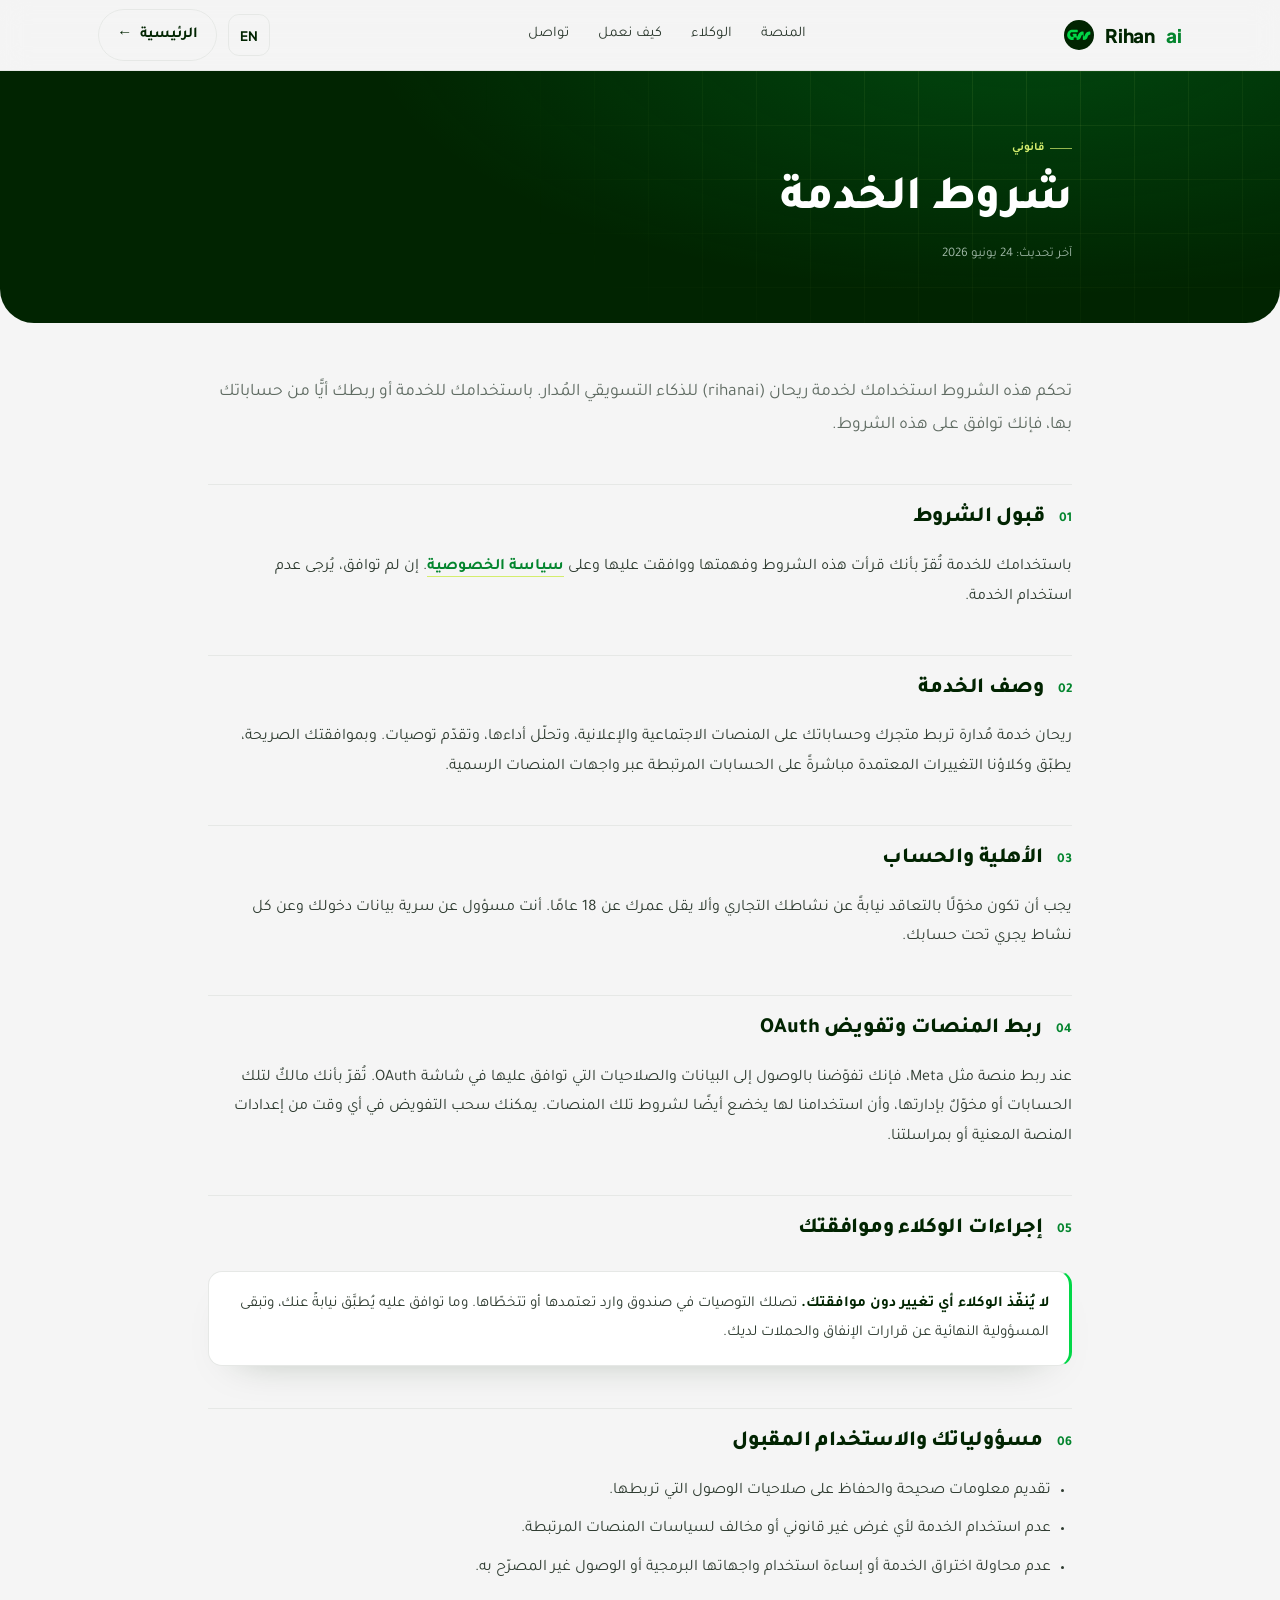
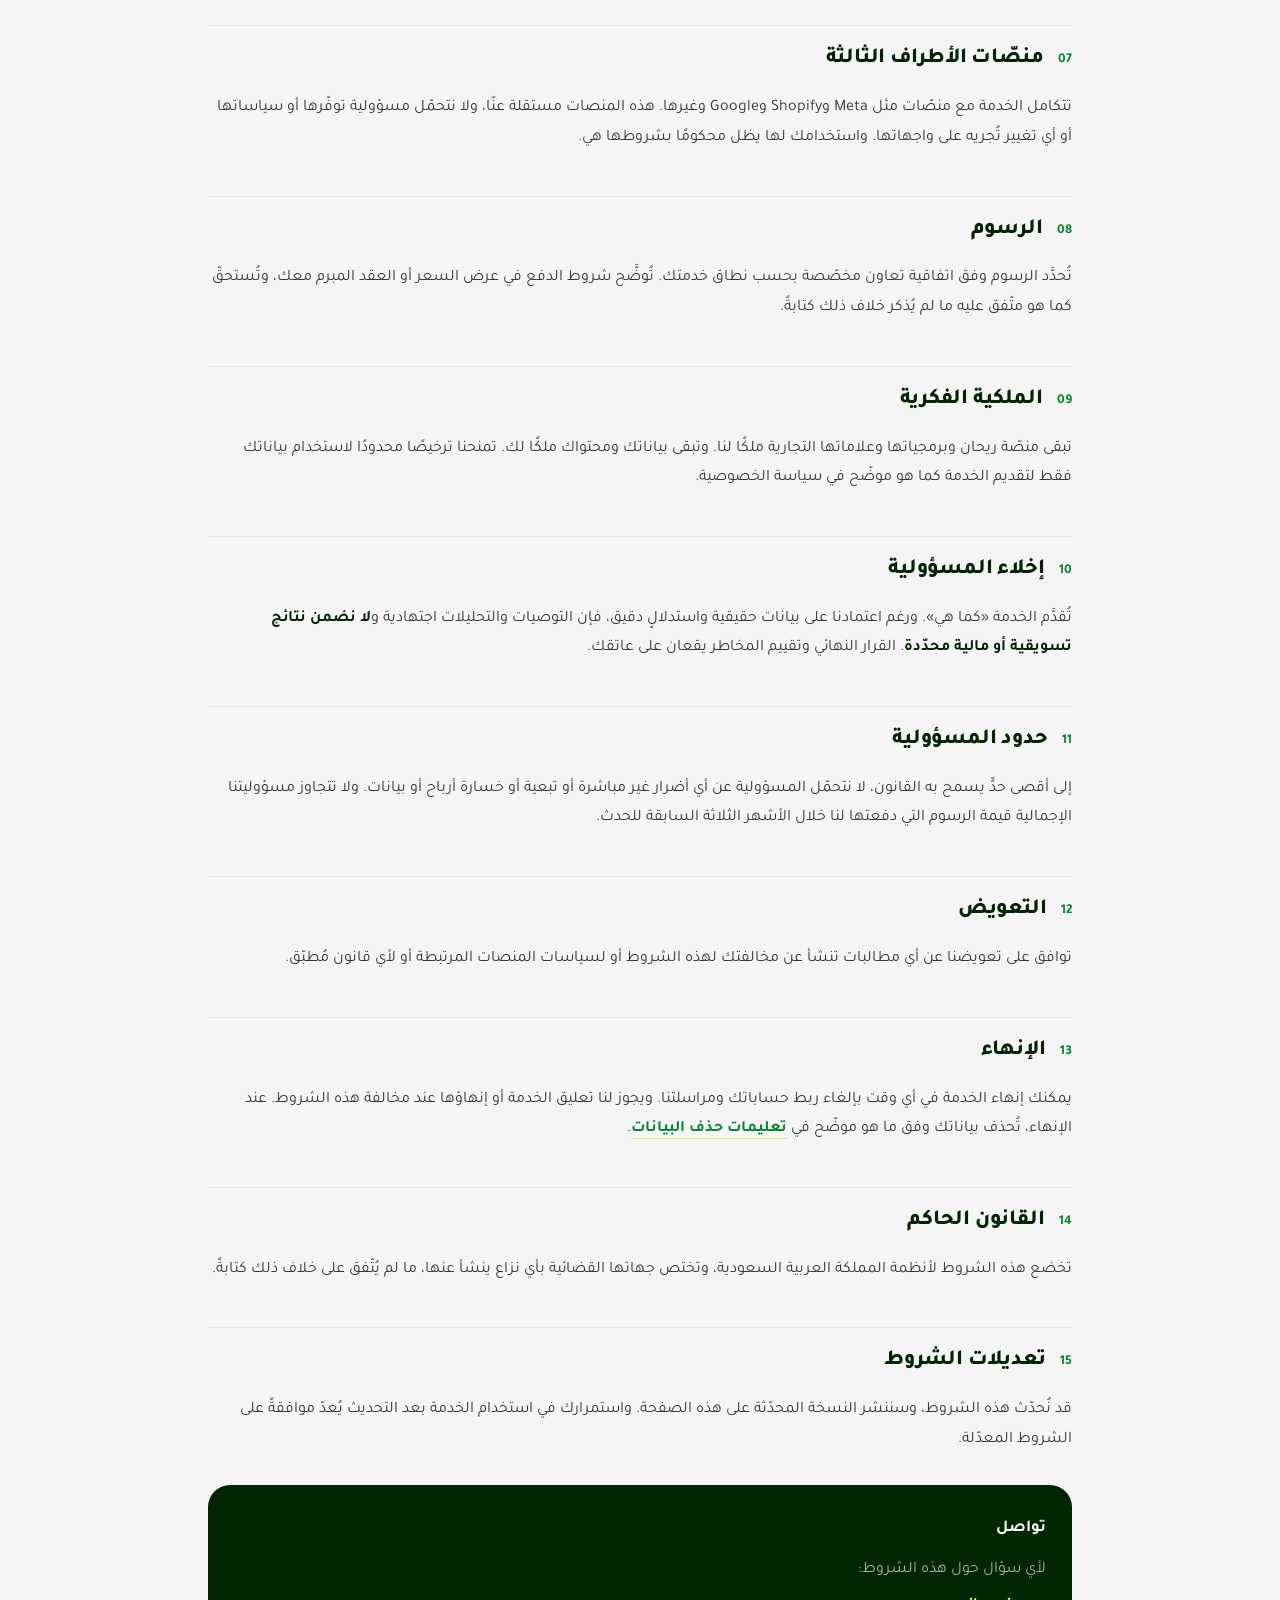
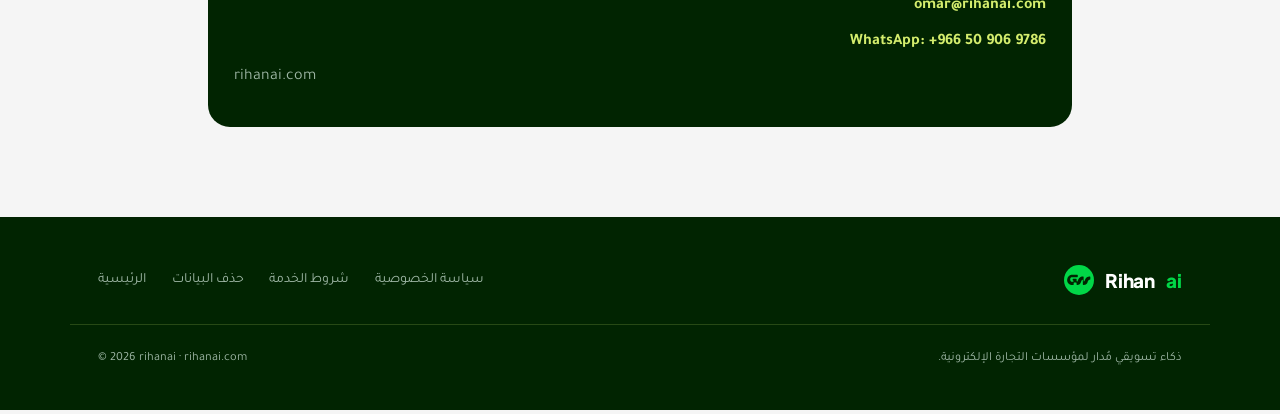
<file: terms-of-service.html>
<!DOCTYPE html>
<html lang="ar" dir="rtl">
<head>
<meta charset="UTF-8" />
<meta name="viewport" content="width=device-width, initial-scale=1.0" />
<title>rihanai — شروط الخدمة / Terms of Service</title>
<meta name="description" content="شروط استخدام منصة ريحان للذكاء التسويقي المُدار. rihanai terms of service." />
<meta name="robots" content="index, follow" />
<link rel="icon" href="data:image/svg+xml,%3Csvg xmlns='http://www.w3.org/2000/svg' viewBox='0 0 184 184'%3E%3Ccircle cx='92' cy='92' r='92' fill='%23012401'/%3E%3Cpath d='M45.5 59.5C19.6 61.5 3.6 109.6 43 122.8c.3.1.7.2 1 .2H56.5c1.7 0 3-1.3 3-3V110.5c0-1.7 1.3-3 3-3H74c1.7 0 3 1.3 3 3v9.1c0 1.8 1.6 3.2 3.4 3l8.2-1.1c6.4-1.5 11.9-6.5 14.9-15 2.7-7.6 4.7-13.6 9.1-15.5 1.5-.6 2.9.8 2.9 2.5l.1 26c0 1.8 1.6 3.3 3.4 3.1l10-1.1c.4 0 .7-.1 1-.3 4.1-2 10.8-5.5 13.5-12.8 3.5-9.5 6-16 10-18 1.4-.7 3.4-.6 5 0 1.7.2 3-1 3-2.6V73c0-1.7-1.3-3-3-3h-5c-5 .5-14.8 4.1-19.5 11-6.3 9.2-4.6 11.9-9.6 18.9-.3.4-.6.7-1.1.9-1.6.3-2.9-1.7-2.9-3.4V73c0-1.7-1.3-3-3-3h-7.1c-.2 0-.5 0-.7.1-4.9 1.3-15.4 6.3-20.6 16.4-6.6 13-4 14-6.6 14h-2c-1.7 0-3-1.3-3-3V87.5c0-1.7-1.3-3-3-3H56c-1.7 0-3 1.3-3 3v4.3c0 1.4 1 2.6 2.5 2.7l.5 0c1.4.2 2.5 1.3 2.5 2.8v2.2c0 1.7-1.3 3-3 3h-8.6c-.3 0-.5 0-.7-.1C38.5 99.9 32.9 82 44.9 75.3c.4-.2.9-.3 1.3-.3h35.3c1.7 0 3-1.3 3-3V62.5c0-1.7-1.3-3-3-3H45.5Z' fill='%2301D747'/%3E%3C/svg%3E" />
<style>
/* self-hosted fonts */
@font-face{
  font-family:'Tajawal';
  font-style:normal;
  font-weight:400;
  font-display:optional;
  src:url(fonts/tajawal-400-arabic.woff2) format('woff2');
  unicode-range:U+0600-06FF, U+0750-077F, U+0870-088E, U+0890-0891, U+0897-08E1, U+08E3-08FF, U+200C-200E, U+2010-2011, U+204F, U+2E41, U+FB50-FDFF, U+FE70-FE74, U+FE76-FEFC, U+102E0-102FB, U+10E60-10E7E, U+10EC2-10EC4, U+10EFC-10EFF, U+1EE00-1EE03, U+1EE05-1EE1F, U+1EE21-1EE22, U+1EE24, U+1EE27, U+1EE29-1EE32, U+1EE34-1EE37, U+1EE39, U+1EE3B, U+1EE42, U+1EE47, U+1EE49, U+1EE4B, U+1EE4D-1EE4F, U+1EE51-1EE52, U+1EE54, U+1EE57, U+1EE59, U+1EE5B, U+1EE5D, U+1EE5F, U+1EE61-1EE62, U+1EE64, U+1EE67-1EE6A, U+1EE6C-1EE72, U+1EE74-1EE77, U+1EE79-1EE7C, U+1EE7E, U+1EE80-1EE89, U+1EE8B-1EE9B, U+1EEA1-1EEA3, U+1EEA5-1EEA9, U+1EEAB-1EEBB, U+1EEF0-1EEF1;
}
@font-face{
  font-family:'Tajawal';
  font-style:normal;
  font-weight:400;
  font-display:optional;
  src:url(fonts/tajawal-400-latin.woff2) format('woff2');
  unicode-range:U+0000-00FF, U+0131, U+0152-0153, U+02BB-02BC, U+02C6, U+02DA, U+02DC, U+0304, U+0308, U+0329, U+2000-206F, U+20AC, U+2122, U+2191, U+2193, U+2212, U+2215, U+FEFF, U+FFFD;
}
@font-face{
  font-family:'Tajawal';
  font-style:normal;
  font-weight:700;
  font-display:optional;
  src:url(fonts/tajawal-700-arabic.woff2) format('woff2');
  unicode-range:U+0600-06FF, U+0750-077F, U+0870-088E, U+0890-0891, U+0897-08E1, U+08E3-08FF, U+200C-200E, U+2010-2011, U+204F, U+2E41, U+FB50-FDFF, U+FE70-FE74, U+FE76-FEFC, U+102E0-102FB, U+10E60-10E7E, U+10EC2-10EC4, U+10EFC-10EFF, U+1EE00-1EE03, U+1EE05-1EE1F, U+1EE21-1EE22, U+1EE24, U+1EE27, U+1EE29-1EE32, U+1EE34-1EE37, U+1EE39, U+1EE3B, U+1EE42, U+1EE47, U+1EE49, U+1EE4B, U+1EE4D-1EE4F, U+1EE51-1EE52, U+1EE54, U+1EE57, U+1EE59, U+1EE5B, U+1EE5D, U+1EE5F, U+1EE61-1EE62, U+1EE64, U+1EE67-1EE6A, U+1EE6C-1EE72, U+1EE74-1EE77, U+1EE79-1EE7C, U+1EE7E, U+1EE80-1EE89, U+1EE8B-1EE9B, U+1EEA1-1EEA3, U+1EEA5-1EEA9, U+1EEAB-1EEBB, U+1EEF0-1EEF1;
}
@font-face{
  font-family:'Tajawal';
  font-style:normal;
  font-weight:700;
  font-display:optional;
  src:url(fonts/tajawal-700-latin.woff2) format('woff2');
  unicode-range:U+0000-00FF, U+0131, U+0152-0153, U+02BB-02BC, U+02C6, U+02DA, U+02DC, U+0304, U+0308, U+0329, U+2000-206F, U+20AC, U+2122, U+2191, U+2193, U+2212, U+2215, U+FEFF, U+FFFD;
}
@font-face{
  font-family:'Tajawal';
  font-style:normal;
  font-weight:800;
  font-display:optional;
  src:url(fonts/tajawal-800-arabic.woff2) format('woff2');
  unicode-range:U+0600-06FF, U+0750-077F, U+0870-088E, U+0890-0891, U+0897-08E1, U+08E3-08FF, U+200C-200E, U+2010-2011, U+204F, U+2E41, U+FB50-FDFF, U+FE70-FE74, U+FE76-FEFC, U+102E0-102FB, U+10E60-10E7E, U+10EC2-10EC4, U+10EFC-10EFF, U+1EE00-1EE03, U+1EE05-1EE1F, U+1EE21-1EE22, U+1EE24, U+1EE27, U+1EE29-1EE32, U+1EE34-1EE37, U+1EE39, U+1EE3B, U+1EE42, U+1EE47, U+1EE49, U+1EE4B, U+1EE4D-1EE4F, U+1EE51-1EE52, U+1EE54, U+1EE57, U+1EE59, U+1EE5B, U+1EE5D, U+1EE5F, U+1EE61-1EE62, U+1EE64, U+1EE67-1EE6A, U+1EE6C-1EE72, U+1EE74-1EE77, U+1EE79-1EE7C, U+1EE7E, U+1EE80-1EE89, U+1EE8B-1EE9B, U+1EEA1-1EEA3, U+1EEA5-1EEA9, U+1EEAB-1EEBB, U+1EEF0-1EEF1;
}
@font-face{
  font-family:'Tajawal';
  font-style:normal;
  font-weight:800;
  font-display:optional;
  src:url(fonts/tajawal-800-latin.woff2) format('woff2');
  unicode-range:U+0000-00FF, U+0131, U+0152-0153, U+02BB-02BC, U+02C6, U+02DA, U+02DC, U+0304, U+0308, U+0329, U+2000-206F, U+20AC, U+2122, U+2191, U+2193, U+2212, U+2215, U+FEFF, U+FFFD;
}
@font-face{
  font-family:'Plus Jakarta Sans';
  font-style:normal;
  font-weight:400;
  font-display:optional;
  src:url(fonts/plusjakartasans-400-latin.woff2) format('woff2');
  unicode-range:U+0000-00FF, U+0131, U+0152-0153, U+02BB-02BC, U+02C6, U+02DA, U+02DC, U+0304, U+0308, U+0329, U+2000-206F, U+20AC, U+2122, U+2191, U+2193, U+2212, U+2215, U+FEFF, U+FFFD;
}
@font-face{
  font-family:'Plus Jakarta Sans';
  font-style:normal;
  font-weight:700;
  font-display:optional;
  src:url(fonts/plusjakartasans-700-latin.woff2) format('woff2');
  unicode-range:U+0000-00FF, U+0131, U+0152-0153, U+02BB-02BC, U+02C6, U+02DA, U+02DC, U+0304, U+0308, U+0329, U+2000-206F, U+20AC, U+2122, U+2191, U+2193, U+2212, U+2215, U+FEFF, U+FFFD;
}
@font-face{
  font-family:'Plus Jakarta Sans';
  font-style:normal;
  font-weight:800;
  font-display:optional;
  src:url(fonts/plusjakartasans-800-latin.woff2) format('woff2');
  unicode-range:U+0000-00FF, U+0131, U+0152-0153, U+02BB-02BC, U+02C6, U+02DA, U+02DC, U+0304, U+0308, U+0329, U+2000-206F, U+20AC, U+2122, U+2191, U+2193, U+2212, U+2215, U+FEFF, U+FFFD;
}
@font-face{
  font-family:'JetBrains Mono';
  font-style:normal;
  font-weight:500;
  font-display:optional;
  src:url(fonts/jetbrainsmono-500-latin.woff2) format('woff2');
  unicode-range:U+0000-00FF, U+0131, U+0152-0153, U+02BB-02BC, U+02C6, U+02DA, U+02DC, U+0304, U+0308, U+0329, U+2000-206F, U+20AC, U+2122, U+2191, U+2193, U+2212, U+2215, U+FEFF, U+FFFD;
}
@font-face{
  font-family:'JetBrains Mono';
  font-style:normal;
  font-weight:700;
  font-display:optional;
  src:url(fonts/jetbrainsmono-700-latin.woff2) format('woff2');
  unicode-range:U+0000-00FF, U+0131, U+0152-0153, U+02BB-02BC, U+02C6, U+02DA, U+02DC, U+0304, U+0308, U+0329, U+2000-206F, U+20AC, U+2122, U+2191, U+2193, U+2212, U+2215, U+FEFF, U+FFFD;
}

  :root{
    --ink:#012401; --ink-soft:#2E3B30;
    --green:#01D747; --green-700:#04852E;
    --lime:#D4ED6D; --lime-deep:#5C7517;
    --canvas:#F5F5F5; --surface:#FFFFFF; --surface-soft:#F0F2F0; --tint:#E8FCEE;
    --muted:#5F6B62; --muted-soft:#65726B; --hairline:#E6E8E6;
    --on-dark-muted:#9FB7A6; --on-dark-hairline:rgba(212,237,109,.18);
    --coral:#C73D30;
    --maxw:920px; --radius:22px; --radius-sm:14px;
    --shadow-soft:0 18px 44px -30px rgba(1,36,1,.35);
    --mono:'JetBrains Mono', ui-monospace, Menlo, monospace;
    --font-en:'Plus Jakarta Sans', -apple-system, BlinkMacSystemFont, 'Segoe UI', sans-serif;
    --font-ar:'Tajawal', 'Plus Jakarta Sans', -apple-system, 'Segoe UI', sans-serif;
  }
  *{box-sizing:border-box;margin:0;padding:0}
  html{scroll-behavior:smooth;overflow-x:clip}
  body{font-family:var(--font-ar);background:var(--canvas);color:var(--ink);line-height:1.85;-webkit-font-smoothing:antialiased;-moz-osx-font-smoothing:grayscale;text-rendering:optimizeLegibility;overflow-x:clip}
  html[lang="en"] body{font-family:var(--font-en);line-height:1.7}
  a{color:inherit;text-decoration:none}
  h1,h2,h3,h4{text-wrap:balance}
  p{text-wrap:pretty}
  .wrap{max-width:var(--maxw);margin:0 auto;padding:0 28px}
  /* mobile hardening */
  .nav-inner>*,.foot-inner>*,.foot-note>*,.foot-links>*{min-width:0}
  h1,h2,h3,h4,p,.legal-body li,.contact-card a,.foot-note span,.legal-hero .updated{overflow-wrap:break-word}
  .mono{font-family:var(--mono);font-variant-numeric:tabular-nums}
  .skip{position:absolute;top:-100%;left:1rem;z-index:999;background:var(--ink);color:#fff;padding:.75em 1.2em;border-radius:0 0 var(--radius-sm) var(--radius-sm);font-weight:700;transition:top .15s}
  .skip:focus{top:0;color:var(--lime)}

  header.nav{position:sticky;top:0;z-index:50;background:rgba(245,245,245,.82);backdrop-filter:blur(14px);border-bottom:1px solid var(--hairline)}
  .nav-inner{display:flex;align-items:center;justify-content:space-between;height:70px;gap:1rem;max-width:1140px;margin:0 auto;padding:0 28px}
  .brand{display:flex;align-items:center;gap:.6em;font-family:var(--font-en);font-weight:800;font-size:1.18rem;letter-spacing:-.01em;direction:ltr}
  .brand svg{width:30px;height:30px;display:block}
  .brand .dot{color:var(--green-700)}
  .nav-links{display:flex;align-items:center;gap:1.8rem}
  .nav-links a.lnk{font-size:.92rem;font-weight:500;color:var(--ink-soft);transition:color .15s}
  .nav-links a.lnk:hover{color:var(--ink)}
  .nav-cta{display:flex;align-items:center;gap:.7rem}
  .lang{font-family:var(--font-en);font-weight:700;font-size:.82rem;border:1.5px solid var(--hairline);background:transparent;color:var(--ink);width:42px;height:42px;border-radius:11px;cursor:pointer;transition:border-color .15s, color .15s, transform .12s}
  .lang:hover{border-color:var(--ink)}
  .btn{display:inline-flex;align-items:center;gap:.5em;font-weight:700;font-size:.95rem;padding:.7em 1.2em;border-radius:999px;border:1.5px solid transparent;transition:transform .18s ease, box-shadow .18s ease;cursor:pointer;white-space:nowrap}
  .btn-ghost{border-color:var(--hairline);color:var(--ink);background:transparent}
  .btn-ghost:hover{border-color:var(--ink);transform:translateY(-2px)}
  .btn:active,.lang:active{transform:scale(.96)}
  .arrow{display:inline-block;transition:transform .18s ease}
  html[dir="rtl"] .arrow{transform:scaleX(-1)}

  .legal-hero{position:relative;background:radial-gradient(1100px 460px at 80% -20%, rgba(1,215,71,.20), transparent 60%),var(--ink);color:#fff;overflow:hidden;border-bottom-left-radius:34px;border-bottom-right-radius:34px}
  .legal-hero::after{content:"";position:absolute;inset:0;pointer-events:none;background-image:linear-gradient(var(--on-dark-hairline) 1px,transparent 1px),linear-gradient(90deg,var(--on-dark-hairline) 1px,transparent 1px);background-size:54px 54px;-webkit-mask-image:radial-gradient(800px 500px at 80% 0%, #000 0%, transparent 70%);mask-image:radial-gradient(800px 500px at 80% 0%, #000 0%, transparent 70%);opacity:.5}
  .legal-hero .wrap{position:relative;z-index:2;padding:62px 28px 56px}
  .eyebrow{font-family:var(--mono);font-size:.72rem;font-weight:600;letter-spacing:.22em;text-transform:uppercase;color:var(--lime);display:inline-flex;align-items:center;gap:.55em;margin-bottom:1rem}
  .eyebrow::before{content:"";width:22px;height:1.5px;background:var(--lime);opacity:.7}
  html[lang="ar"] .eyebrow{font-family:var(--font-ar);letter-spacing:0;text-transform:none;font-weight:700}
  .legal-hero h1{font-size:clamp(2rem,4.2vw,3rem);line-height:1.12;letter-spacing:-.02em;font-weight:800;margin-bottom:.9rem}
  .legal-hero .updated{font-family:var(--mono);font-size:.82rem;color:var(--on-dark-muted)}
  html[lang="ar"] .legal-hero .updated{font-family:var(--font-ar)}

  .legal-body{padding:54px 0 30px}
  .legal-body .lead{font-size:1.1rem;color:var(--muted);margin-bottom:34px}
  .legal-body h2{font-size:1.35rem;letter-spacing:-.01em;font-weight:800;margin:42px 0 14px;padding-top:14px;border-top:1px solid var(--hairline);display:flex;align-items:baseline;gap:.7em}
  .legal-body h2 .nx{font-family:var(--mono);font-size:.85rem;color:var(--green-700);font-weight:700;flex:none}
  html[lang="ar"] .legal-body h2 .nx{font-family:var(--font-ar)}
  .legal-body h3{font-size:1.05rem;font-weight:700;margin:24px 0 8px;color:var(--ink-soft)}
  .legal-body p{margin-bottom:14px;color:var(--ink-soft)}
  .legal-body ul{margin:0 0 16px;padding-inline-start:1.3em}
  .legal-body li{margin-bottom:9px;color:var(--ink-soft)}
  .legal-body a.inl{color:var(--green-700);font-weight:600;border-bottom:1.5px solid var(--lime);padding-bottom:1px}
  .legal-body strong{color:var(--ink);font-weight:700}
  .callout{background:var(--surface);border:1px solid var(--hairline);border-inline-start:3px solid var(--green);border-radius:var(--radius-sm);padding:18px 20px;margin:22px 0;box-shadow:var(--shadow-soft)}
  .callout p{margin:0;font-size:.95rem}
  .contact-card{background:var(--ink);color:#fff;border-radius:var(--radius);padding:28px 26px;margin:30px 0 0}
  .contact-card h3{color:#fff;margin:0 0 12px}
  .contact-card p{color:var(--on-dark-muted);margin-bottom:6px}
  .contact-card a{color:var(--lime);font-weight:600;direction:ltr;unicode-bidi:isolate;display:inline-block}
  .ltr{direction:ltr;unicode-bidi:isolate}

  footer{background:var(--ink);color:var(--on-dark-muted);padding:46px 0 40px;margin-top:60px}
  .foot-inner{display:flex;align-items:center;justify-content:space-between;flex-wrap:wrap;gap:18px;max-width:1140px;margin:0 auto;padding:0 28px}
  .foot-inner .brand{color:#fff}
  .foot-links{display:flex;gap:1.6rem;font-size:.88rem;flex-wrap:wrap}
  .foot-links a:hover{color:var(--lime)}
  .foot-note{max-width:1140px;margin:26px auto 0;padding:22px 28px 0;border-top:1px solid var(--on-dark-hairline);font-size:.78rem;color:var(--on-dark-muted);display:flex;justify-content:space-between;flex-wrap:wrap;gap:10px}

  @media (max-width:620px){
    .nav-links{display:none}
    .legal-body h2{flex-direction:column;gap:.2em}
  }
</style>
</head>
<body>

<a class="skip" href="#main" data-ar="تجاوز إلى المحتوى" data-en="Skip to content">تجاوز إلى المحتوى</a>

<header class="nav">
  <div class="nav-inner">
    <a href="index.html" class="brand" aria-label="rihanai">
      <svg viewBox="0 0 184 184" aria-hidden="true"><circle cx="92" cy="92" r="92" fill="#012401"/><path d="M45.5 59.5C19.6 61.5 3.6 109.6 43 122.8c.3.1.7.2 1 .2H56.5c1.7 0 3-1.3 3-3V110.5c0-1.7 1.3-3 3-3H74c1.7 0 3 1.3 3 3v9.1c0 1.8 1.6 3.2 3.4 3l8.2-1.1c6.4-1.5 11.9-6.5 14.9-15 2.7-7.6 4.7-13.6 9.1-15.5 1.5-.6 2.9.8 2.9 2.5l.1 26c0 1.8 1.6 3.3 3.4 3.1l10-1.1c.4 0 .7-.1 1-.3 4.1-2 10.8-5.5 13.5-12.8 3.5-9.5 6-16 10-18 1.4-.7 3.4-.6 5 0 1.7.2 3-1 3-2.6V73c0-1.7-1.3-3-3-3h-5c-5 .5-14.8 4.1-19.5 11-6.3 9.2-4.6 11.9-9.6 18.9-.3.4-.6.7-1.1.9-1.6.3-2.9-1.7-2.9-3.4V73c0-1.7-1.3-3-3-3h-7.1c-.2 0-.5 0-.7.1-4.9 1.3-15.4 6.3-20.6 16.4-6.6 13-4 14-6.6 14h-2c-1.7 0-3-1.3-3-3V87.5c0-1.7-1.3-3-3-3H56c-1.7 0-3 1.3-3 3v4.3c0 1.4 1 2.6 2.5 2.7l.5 0c1.4.2 2.5 1.3 2.5 2.8v2.2c0 1.7-1.3 3-3 3h-8.6c-.3 0-.5 0-.7-.1C38.5 99.9 32.9 82 44.9 75.3c.4-.2.9-.3 1.3-.3h35.3c1.7 0 3-1.3 3-3V62.5c0-1.7-1.3-3-3-3H45.5Z" fill="#01D747"/></svg>
      Rihan<span class="dot">ai</span>
    </a>
    <nav class="nav-links" aria-label="Main navigation / القائمة الرئيسية">
      <a class="lnk" href="index.html#platform" data-ar="المنصة" data-en="Platform">المنصة</a>
      <a class="lnk" href="index.html#agents" data-ar="الوكلاء" data-en="Agents">الوكلاء</a>
      <a class="lnk" href="index.html#how" data-ar="كيف نعمل" data-en="How it works">كيف نعمل</a>
      <a class="lnk" href="index.html#contact" data-ar="تواصل" data-en="Contact">تواصل</a>
    </nav>
    <div class="nav-cta">
      <button class="lang" id="langToggle" aria-label="Switch language">EN</button>
      <a class="btn btn-ghost" href="index.html" data-ar="الرئيسية" data-en="Home">الرئيسية <span class="arrow">→</span></a>
    </div>
  </div>
</header>

<section class="legal-hero">
  <div class="wrap">
    <span class="eyebrow" data-ar="قانوني" data-en="Legal">قانوني</span>
    <h1 data-ar="شروط الخدمة" data-en="Terms of Service">شروط الخدمة</h1>
    <div class="updated" data-ar="آخر تحديث: 24 يونيو 2026" data-en="Last updated: June 24, 2026">آخر تحديث: 24 يونيو 2026</div>
  </div>
</section>

<main id="main" class="legal-body">
  <div class="wrap">
    <p class="lead" data-ar="تحكم هذه الشروط استخدامك لخدمة ريحان (rihanai) للذكاء التسويقي المُدار. باستخدامك للخدمة أو ربطك أيًّا من حساباتك بها، فإنك توافق على هذه الشروط." data-en="These terms govern your use of the rihanai managed marketing-intelligence service. By using the service or connecting any of your accounts to it, you agree to these terms.">تحكم هذه الشروط استخدامك لخدمة ريحان (rihanai) للذكاء التسويقي المُدار. باستخدامك للخدمة أو ربطك أيًّا من حساباتك بها، فإنك توافق على هذه الشروط.</p>

    <h2><span class="nx">01</span><span data-ar="قبول الشروط" data-en="Acceptance">قبول الشروط</span></h2>
    <p data-ar="باستخدامك للخدمة تُقرّ بأنك قرأت هذه الشروط وفهمتها ووافقت عليها وعلى <a class='inl' href='privacy-policy.html'>سياسة الخصوصية</a>. إن لم توافق، يُرجى عدم استخدام الخدمة." data-en="By using the service you confirm that you have read, understood, and agreed to these terms and to our <a class='inl' href='privacy-policy.html'>Privacy Policy</a>. If you do not agree, please do not use the service.">باستخدامك للخدمة تُقرّ بأنك قرأت هذه الشروط وفهمتها ووافقت عليها وعلى <a class="inl" href="privacy-policy.html">سياسة الخصوصية</a>. إن لم توافق، يُرجى عدم استخدام الخدمة.</p>

    <h2><span class="nx">02</span><span data-ar="وصف الخدمة" data-en="The service">وصف الخدمة</span></h2>
    <p data-ar="ريحان خدمة مُدارة تربط متجرك وحساباتك على المنصات الاجتماعية والإعلانية، وتحلّل أداءها، وتقدّم توصيات. وبموافقتك الصريحة، يطبّق وكلاؤنا التغييرات المعتمدة مباشرةً على الحسابات المرتبطة عبر واجهات المنصات الرسمية." data-en="rihanai is a managed service that connects your store and your social and advertising accounts, analyzes their performance, and provides recommendations. With your explicit approval, our agents apply approved changes directly on the connected accounts through the platforms' official APIs.">ريحان خدمة مُدارة تربط متجرك وحساباتك على المنصات الاجتماعية والإعلانية، وتحلّل أداءها، وتقدّم توصيات. وبموافقتك الصريحة، يطبّق وكلاؤنا التغييرات المعتمدة مباشرةً على الحسابات المرتبطة عبر واجهات المنصات الرسمية.</p>

    <h2><span class="nx">03</span><span data-ar="الأهلية والحساب" data-en="Eligibility & account">الأهلية والحساب</span></h2>
    <p data-ar="يجب أن تكون مخوّلًا بالتعاقد نيابةً عن نشاطك التجاري وألا يقل عمرك عن 18 عامًا. أنت مسؤول عن سرية بيانات دخولك وعن كل نشاط يجري تحت حسابك." data-en="You must be authorized to contract on behalf of your business and be at least 18 years old. You are responsible for keeping your login credentials confidential and for all activity under your account.">يجب أن تكون مخوّلًا بالتعاقد نيابةً عن نشاطك التجاري وألا يقل عمرك عن 18 عامًا. أنت مسؤول عن سرية بيانات دخولك وعن كل نشاط يجري تحت حسابك.</p>

    <h2><span class="nx">04</span><span data-ar="ربط المنصات وتفويض OAuth" data-en="Connecting platforms & OAuth">ربط المنصات وتفويض OAuth</span></h2>
    <p data-ar="عند ربط منصة مثل Meta، فإنك تفوّضنا بالوصول إلى البيانات والصلاحيات التي توافق عليها في شاشة OAuth. تُقرّ بأنك مالكٌ لتلك الحسابات أو مخوّلٌ بإدارتها، وأن استخدامنا لها يخضع أيضًا لشروط تلك المنصات. يمكنك سحب التفويض في أي وقت من إعدادات المنصة المعنية أو بمراسلتنا." data-en="When you connect a platform such as Meta, you authorize us to access the data and permissions you approve on the OAuth screen. You confirm that you own those accounts or are authorized to manage them, and that our use of them is also subject to those platforms' terms. You may withdraw authorization at any time from the platform's settings or by contacting us.">عند ربط منصة مثل Meta، فإنك تفوّضنا بالوصول إلى البيانات والصلاحيات التي توافق عليها في شاشة OAuth. تُقرّ بأنك مالكٌ لتلك الحسابات أو مخوّلٌ بإدارتها، وأن استخدامنا لها يخضع أيضًا لشروط تلك المنصات. يمكنك سحب التفويض في أي وقت من إعدادات المنصة المعنية أو بمراسلتنا.</p>

    <h2><span class="nx">05</span><span data-ar="إجراءات الوكلاء وموافقتك" data-en="Agent actions & your approval">إجراءات الوكلاء وموافقتك</span></h2>
    <div class="callout"><p data-ar="<strong>لا يُنفّذ الوكلاء أي تغيير دون موافقتك.</strong> تصلك التوصيات في صندوق وارد تعتمدها أو تتخطّاها. وما توافق عليه يُطبَّق نيابةً عنك، وتبقى المسؤولية النهائية عن قرارات الإنفاق والحملات لديك." data-en="<strong>Agents make no change without your approval.</strong> Recommendations arrive in an inbox you approve or skip. Whatever you approve is applied on your behalf, and final responsibility for spend and campaign decisions remains with you."><strong>لا يُنفّذ الوكلاء أي تغيير دون موافقتك.</strong> تصلك التوصيات في صندوق وارد تعتمدها أو تتخطّاها. وما توافق عليه يُطبَّق نيابةً عنك، وتبقى المسؤولية النهائية عن قرارات الإنفاق والحملات لديك.</p></div>

    <h2><span class="nx">06</span><span data-ar="مسؤولياتك والاستخدام المقبول" data-en="Your responsibilities & acceptable use">مسؤولياتك والاستخدام المقبول</span></h2>
    <ul>
      <li data-ar="تقديم معلومات صحيحة والحفاظ على صلاحيات الوصول التي تربطها." data-en="Provide accurate information and maintain the access permissions you connect.">تقديم معلومات صحيحة والحفاظ على صلاحيات الوصول التي تربطها.</li>
      <li data-ar="عدم استخدام الخدمة لأي غرض غير قانوني أو مخالف لسياسات المنصات المرتبطة." data-en="Not using the service for any unlawful purpose or in violation of the connected platforms' policies.">عدم استخدام الخدمة لأي غرض غير قانوني أو مخالف لسياسات المنصات المرتبطة.</li>
      <li data-ar="عدم محاولة اختراق الخدمة أو إساءة استخدام واجهاتها البرمجية أو الوصول غير المصرّح به." data-en="Not attempting to breach the service, abuse its APIs, or gain unauthorized access.">عدم محاولة اختراق الخدمة أو إساءة استخدام واجهاتها البرمجية أو الوصول غير المصرّح به.</li>
    </ul>

    <h2><span class="nx">07</span><span data-ar="منصّات الأطراف الثالثة" data-en="Third-party platforms">منصّات الأطراف الثالثة</span></h2>
    <p data-ar="تتكامل الخدمة مع منصّات مثل Meta وShopify وGoogle وغيرها. هذه المنصات مستقلة عنّا، ولا نتحمّل مسؤولية توفّرها أو سياساتها أو أي تغيير تُجريه على واجهاتها. واستخدامك لها يظل محكومًا بشروطها هي." data-en="The service integrates with platforms such as Meta, Shopify, Google, and others. These platforms are independent of us, and we are not responsible for their availability, policies, or any changes they make to their APIs. Your use of them remains governed by their own terms.">تتكامل الخدمة مع منصّات مثل Meta وShopify وGoogle وغيرها. هذه المنصات مستقلة عنّا، ولا نتحمّل مسؤولية توفّرها أو سياساتها أو أي تغيير تُجريه على واجهاتها. واستخدامك لها يظل محكومًا بشروطها هي.</p>

    <h2><span class="nx">08</span><span data-ar="الرسوم" data-en="Fees">الرسوم</span></h2>
    <p data-ar="تُحدَّد الرسوم وفق اتفاقية تعاون مخصّصة بحسب نطاق خدمتك. تُوضَّح شروط الدفع في عرض السعر أو العقد المبرم معك، وتُستحقّ كما هو متّفق عليه ما لم يُذكر خلاف ذلك كتابةً." data-en="Fees are set under a custom engagement agreement based on your service scope. Payment terms are set out in your quote or contract, and are due as agreed unless otherwise stated in writing.">تُحدَّد الرسوم وفق اتفاقية تعاون مخصّصة بحسب نطاق خدمتك. تُوضَّح شروط الدفع في عرض السعر أو العقد المبرم معك، وتُستحقّ كما هو متّفق عليه ما لم يُذكر خلاف ذلك كتابةً.</p>

    <h2><span class="nx">09</span><span data-ar="الملكية الفكرية" data-en="Intellectual property">الملكية الفكرية</span></h2>
    <p data-ar="تبقى منصّة ريحان وبرمجياتها وعلاماتها التجارية ملكًا لنا. وتبقى بياناتك ومحتواك ملكًا لك. تمنحنا ترخيصًا محدودًا لاستخدام بياناتك فقط لتقديم الخدمة كما هو موضّح في سياسة الخصوصية." data-en="The rihanai platform, its software, and trademarks remain ours. Your data and content remain yours. You grant us a limited license to use your data solely to provide the service as described in the Privacy Policy.">تبقى منصّة ريحان وبرمجياتها وعلاماتها التجارية ملكًا لنا. وتبقى بياناتك ومحتواك ملكًا لك. تمنحنا ترخيصًا محدودًا لاستخدام بياناتك فقط لتقديم الخدمة كما هو موضّح في سياسة الخصوصية.</p>

    <h2><span class="nx">10</span><span data-ar="إخلاء المسؤولية" data-en="Disclaimers">إخلاء المسؤولية</span></h2>
    <p data-ar="تُقدَّم الخدمة «كما هي». ورغم اعتمادنا على بيانات حقيقية واستدلالٍ دقيق، فإن التوصيات والتحليلات اجتهادية و<strong>لا نضمن نتائج تسويقية أو مالية محدّدة</strong>. القرار النهائي وتقييم المخاطر يقعان على عاتقك." data-en="The service is provided &quot;as is&quot;. While we rely on real data and careful reasoning, recommendations and analyses are advisory and <strong>we do not guarantee any specific marketing or financial results</strong>. The final decision and risk assessment rest with you.">تُقدَّم الخدمة «كما هي». ورغم اعتمادنا على بيانات حقيقية واستدلالٍ دقيق، فإن التوصيات والتحليلات اجتهادية و<strong>لا نضمن نتائج تسويقية أو مالية محدّدة</strong>. القرار النهائي وتقييم المخاطر يقعان على عاتقك.</p>

    <h2><span class="nx">11</span><span data-ar="حدود المسؤولية" data-en="Limitation of liability">حدود المسؤولية</span></h2>
    <p data-ar="إلى أقصى حدٍّ يسمح به القانون، لا نتحمّل المسؤولية عن أي أضرار غير مباشرة أو تبعية أو خسارة أرباح أو بيانات. ولا تتجاوز مسؤوليتنا الإجمالية قيمة الرسوم التي دفعتها لنا خلال الأشهر الثلاثة السابقة للحدث." data-en="To the maximum extent permitted by law, we are not liable for any indirect or consequential damages, or loss of profits or data. Our total liability shall not exceed the fees you paid us in the three months preceding the event.">إلى أقصى حدٍّ يسمح به القانون، لا نتحمّل المسؤولية عن أي أضرار غير مباشرة أو تبعية أو خسارة أرباح أو بيانات. ولا تتجاوز مسؤوليتنا الإجمالية قيمة الرسوم التي دفعتها لنا خلال الأشهر الثلاثة السابقة للحدث.</p>

    <h2><span class="nx">12</span><span data-ar="التعويض" data-en="Indemnification">التعويض</span></h2>
    <p data-ar="توافق على تعويضنا عن أي مطالبات تنشأ عن مخالفتك لهذه الشروط أو لسياسات المنصات المرتبطة أو لأي قانون مُطبّق." data-en="You agree to indemnify us against any claims arising from your breach of these terms, of the connected platforms' policies, or of any applicable law.">توافق على تعويضنا عن أي مطالبات تنشأ عن مخالفتك لهذه الشروط أو لسياسات المنصات المرتبطة أو لأي قانون مُطبّق.</p>

    <h2><span class="nx">13</span><span data-ar="الإنهاء" data-en="Termination">الإنهاء</span></h2>
    <p data-ar="يمكنك إنهاء الخدمة في أي وقت بإلغاء ربط حساباتك ومراسلتنا. ويجوز لنا تعليق الخدمة أو إنهاؤها عند مخالفة هذه الشروط. عند الإنهاء، تُحذف بياناتك وفق ما هو موضّح في <a class='inl' href='data-deletion-instructions.html'>تعليمات حذف البيانات</a>." data-en="You may terminate the service at any time by disconnecting your accounts and contacting us. We may suspend or terminate the service upon a breach of these terms. On termination, your data is deleted as described in our <a class='inl' href='data-deletion-instructions.html'>Data Deletion Instructions</a>.">يمكنك إنهاء الخدمة في أي وقت بإلغاء ربط حساباتك ومراسلتنا. ويجوز لنا تعليق الخدمة أو إنهاؤها عند مخالفة هذه الشروط. عند الإنهاء، تُحذف بياناتك وفق ما هو موضّح في <a class="inl" href="data-deletion-instructions.html">تعليمات حذف البيانات</a>.</p>

    <h2><span class="nx">14</span><span data-ar="القانون الحاكم" data-en="Governing law">القانون الحاكم</span></h2>
    <p data-ar="تخضع هذه الشروط لأنظمة المملكة العربية السعودية، وتختص جهاتها القضائية بأي نزاع ينشأ عنها، ما لم يُتّفق على خلاف ذلك كتابةً." data-en="These terms are governed by the laws of the Kingdom of Saudi Arabia, and its courts shall have jurisdiction over any dispute arising from them, unless otherwise agreed in writing.">تخضع هذه الشروط لأنظمة المملكة العربية السعودية، وتختص جهاتها القضائية بأي نزاع ينشأ عنها، ما لم يُتّفق على خلاف ذلك كتابةً.</p>

    <h2><span class="nx">15</span><span data-ar="تعديلات الشروط" data-en="Changes to these terms">تعديلات الشروط</span></h2>
    <p data-ar="قد نُحدّث هذه الشروط، وسننشر النسخة المحدّثة على هذه الصفحة. واستمرارك في استخدام الخدمة بعد التحديث يُعدّ موافقةً على الشروط المعدّلة." data-en="We may update these terms and will post the revised version on this page. Your continued use of the service after an update constitutes acceptance of the revised terms.">قد نُحدّث هذه الشروط، وسننشر النسخة المحدّثة على هذه الصفحة. واستمرارك في استخدام الخدمة بعد التحديث يُعدّ موافقةً على الشروط المعدّلة.</p>

    <div class="contact-card">
      <h3 data-ar="تواصل" data-en="Contact">تواصل</h3>
      <p data-ar="لأي سؤال حول هذه الشروط:" data-en="For any question about these terms:">لأي سؤال حول هذه الشروط:</p>
      <p><a href="mailto:omar@rihanai.com">omar@rihanai.com</a></p>
      <p><a href="https://wa.me/966509069786" target="_blank" rel="noopener">WhatsApp: +966 50 906 9786</a></p>
      <p class="ltr">rihanai.com</p>
    </div>
  </div>
</main>

<footer>
  <div class="foot-inner">
    <a href="index.html" class="brand">
      <svg viewBox="0 0 184 184" aria-hidden="true"><circle cx="92" cy="92" r="92" fill="#01D747"/><path d="M45.5 59.5C19.6 61.5 3.6 109.6 43 122.8c.3.1.7.2 1 .2H56.5c1.7 0 3-1.3 3-3V110.5c0-1.7 1.3-3 3-3H74c1.7 0 3 1.3 3 3v9.1c0 1.8 1.6 3.2 3.4 3l8.2-1.1c6.4-1.5 11.9-6.5 14.9-15 2.7-7.6 4.7-13.6 9.1-15.5 1.5-.6 2.9.8 2.9 2.5l.1 26c0 1.8 1.6 3.3 3.4 3.1l10-1.1c.4 0 .7-.1 1-.3 4.1-2 10.8-5.5 13.5-12.8 3.5-9.5 6-16 10-18 1.4-.7 3.4-.6 5 0 1.7.2 3-1 3-2.6V73c0-1.7-1.3-3-3-3h-5c-5 .5-14.8 4.1-19.5 11-6.3 9.2-4.6 11.9-9.6 18.9-.3.4-.6.7-1.1.9-1.6.3-2.9-1.7-2.9-3.4V73c0-1.7-1.3-3-3-3h-7.1c-.2 0-.5 0-.7.1-4.9 1.3-15.4 6.3-20.6 16.4-6.6 13-4 14-6.6 14h-2c-1.7 0-3-1.3-3-3V87.5c0-1.7-1.3-3-3-3H56c-1.7 0-3 1.3-3 3v4.3c0 1.4 1 2.6 2.5 2.7l.5 0c1.4.2 2.5 1.3 2.5 2.8v2.2c0 1.7-1.3 3-3 3h-8.6c-.3 0-.5 0-.7-.1C38.5 99.9 32.9 82 44.9 75.3c.4-.2.9-.3 1.3-.3h35.3c1.7 0 3-1.3 3-3V62.5c0-1.7-1.3-3-3-3H45.5Z" fill="#012401"/></svg>
      Rihan<span style="color:var(--green)">ai</span>
    </a>
    <nav class="foot-links" aria-label="Footer navigation / روابط التذييل">
      <a href="privacy-policy.html" data-ar="سياسة الخصوصية" data-en="Privacy Policy">سياسة الخصوصية</a>
      <a href="terms-of-service.html" data-ar="شروط الخدمة" data-en="Terms of Service">شروط الخدمة</a>
      <a href="data-deletion-instructions.html" data-ar="حذف البيانات" data-en="Data Deletion">حذف البيانات</a>
      <a href="index.html" data-ar="الرئيسية" data-en="Home">الرئيسية</a>
    </nav>
  </div>
  <div class="foot-note">
    <span data-ar="ذكاء تسويقي مُدار لمؤسسات التجارة الإلكترونية." data-en="Managed marketing intelligence for enterprise eCommerce.">ذكاء تسويقي مُدار لمؤسسات التجارة الإلكترونية.</span>
    <span class="ltr">© 2026 rihanai · rihanai.com</span>
  </div>
</footer>

<script>
(function(){
  var lang='ar';
  function applyLang(l, rewrite){
    lang=l;
    document.documentElement.lang=l;
    document.documentElement.dir=(l==='ar')?'rtl':'ltr';
    if(rewrite!==false) document.querySelectorAll('[data-ar]').forEach(function(el){
      var v=el.getAttribute('data-'+l); if(v!=null) el.innerHTML=v;
    });
    var lt=document.getElementById('langToggle'); if(lt) lt.textContent=(l==='ar')?'EN':'ع';
    try{ localStorage.setItem('rihan_lang',l); }catch(e){}
  }
  var saved=null; try{ saved=localStorage.getItem('rihan_lang'); }catch(e){}
  document.getElementById('langToggle').addEventListener('click',function(){ applyLang(lang==='ar'?'en':'ar'); });
  if(saved==='en') applyLang('en'); else applyLang('ar', false);
})();
</script>
</body>
</html>
</file>
